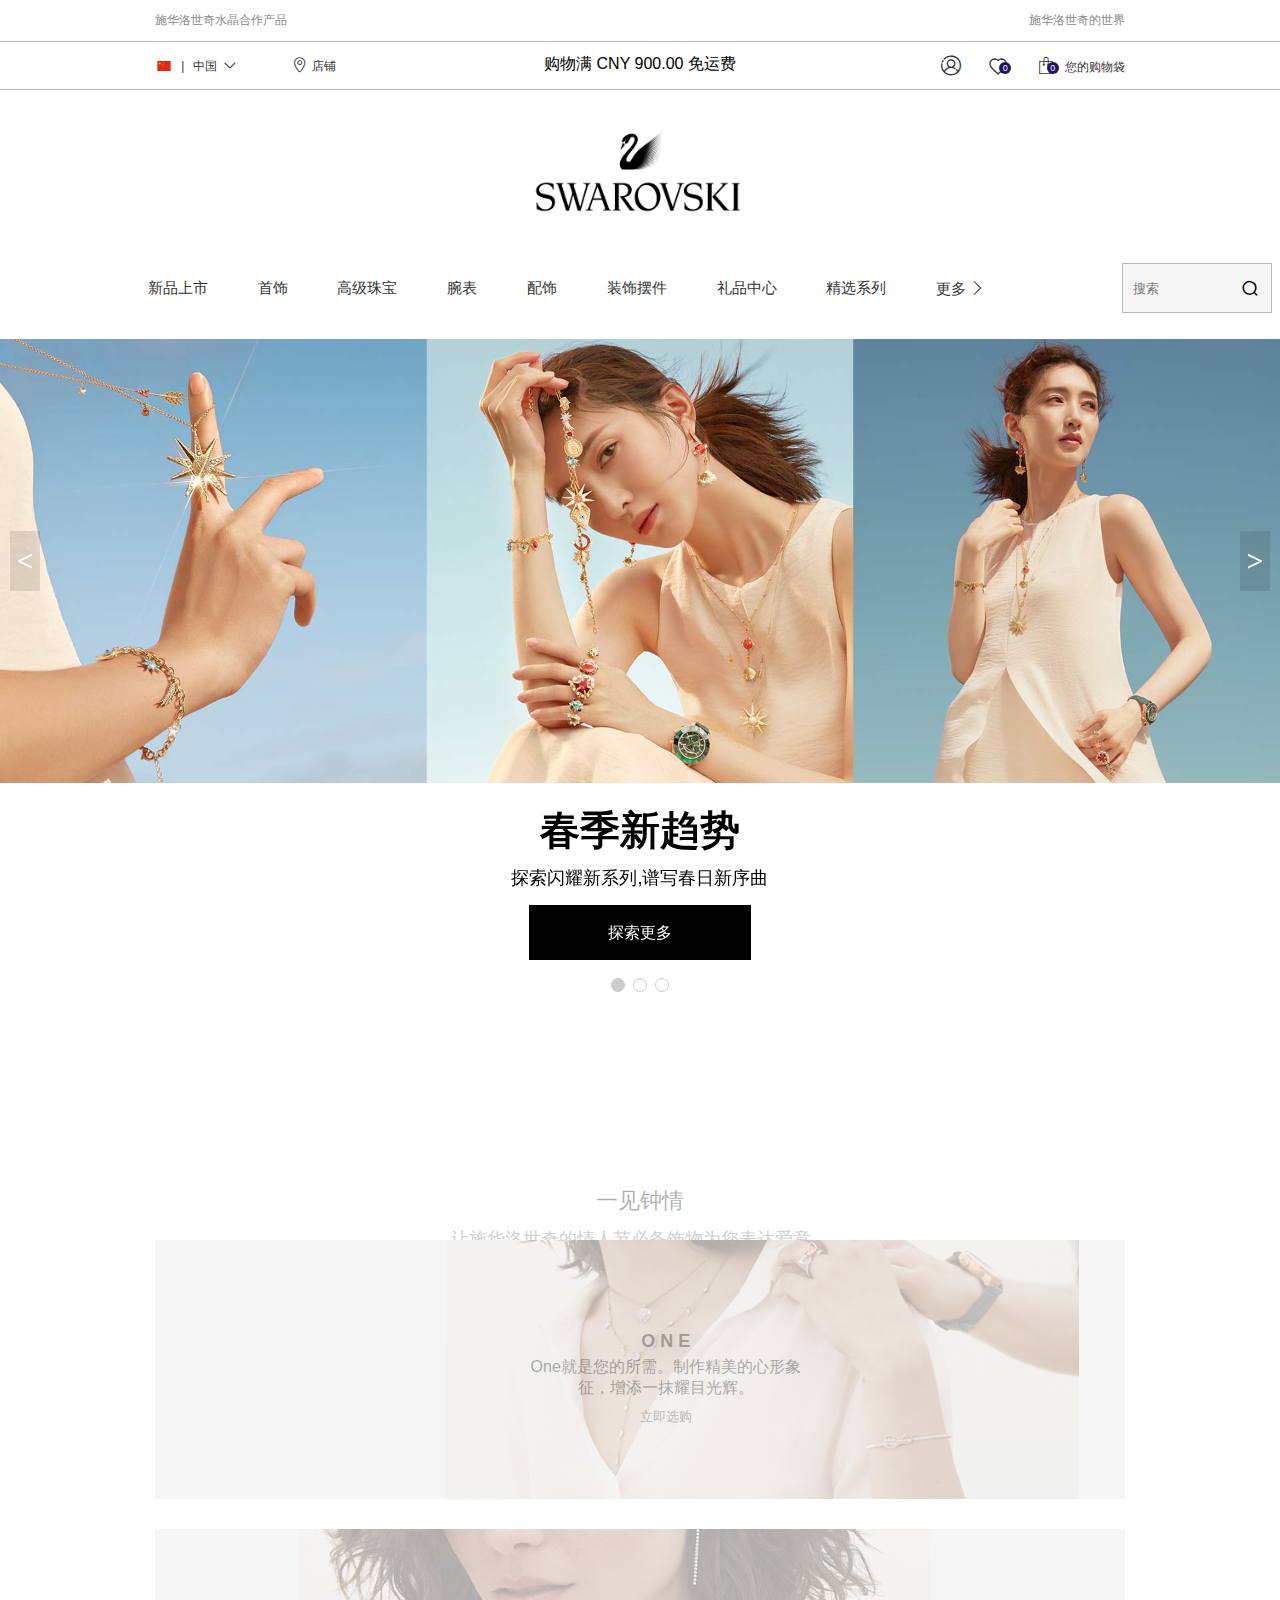
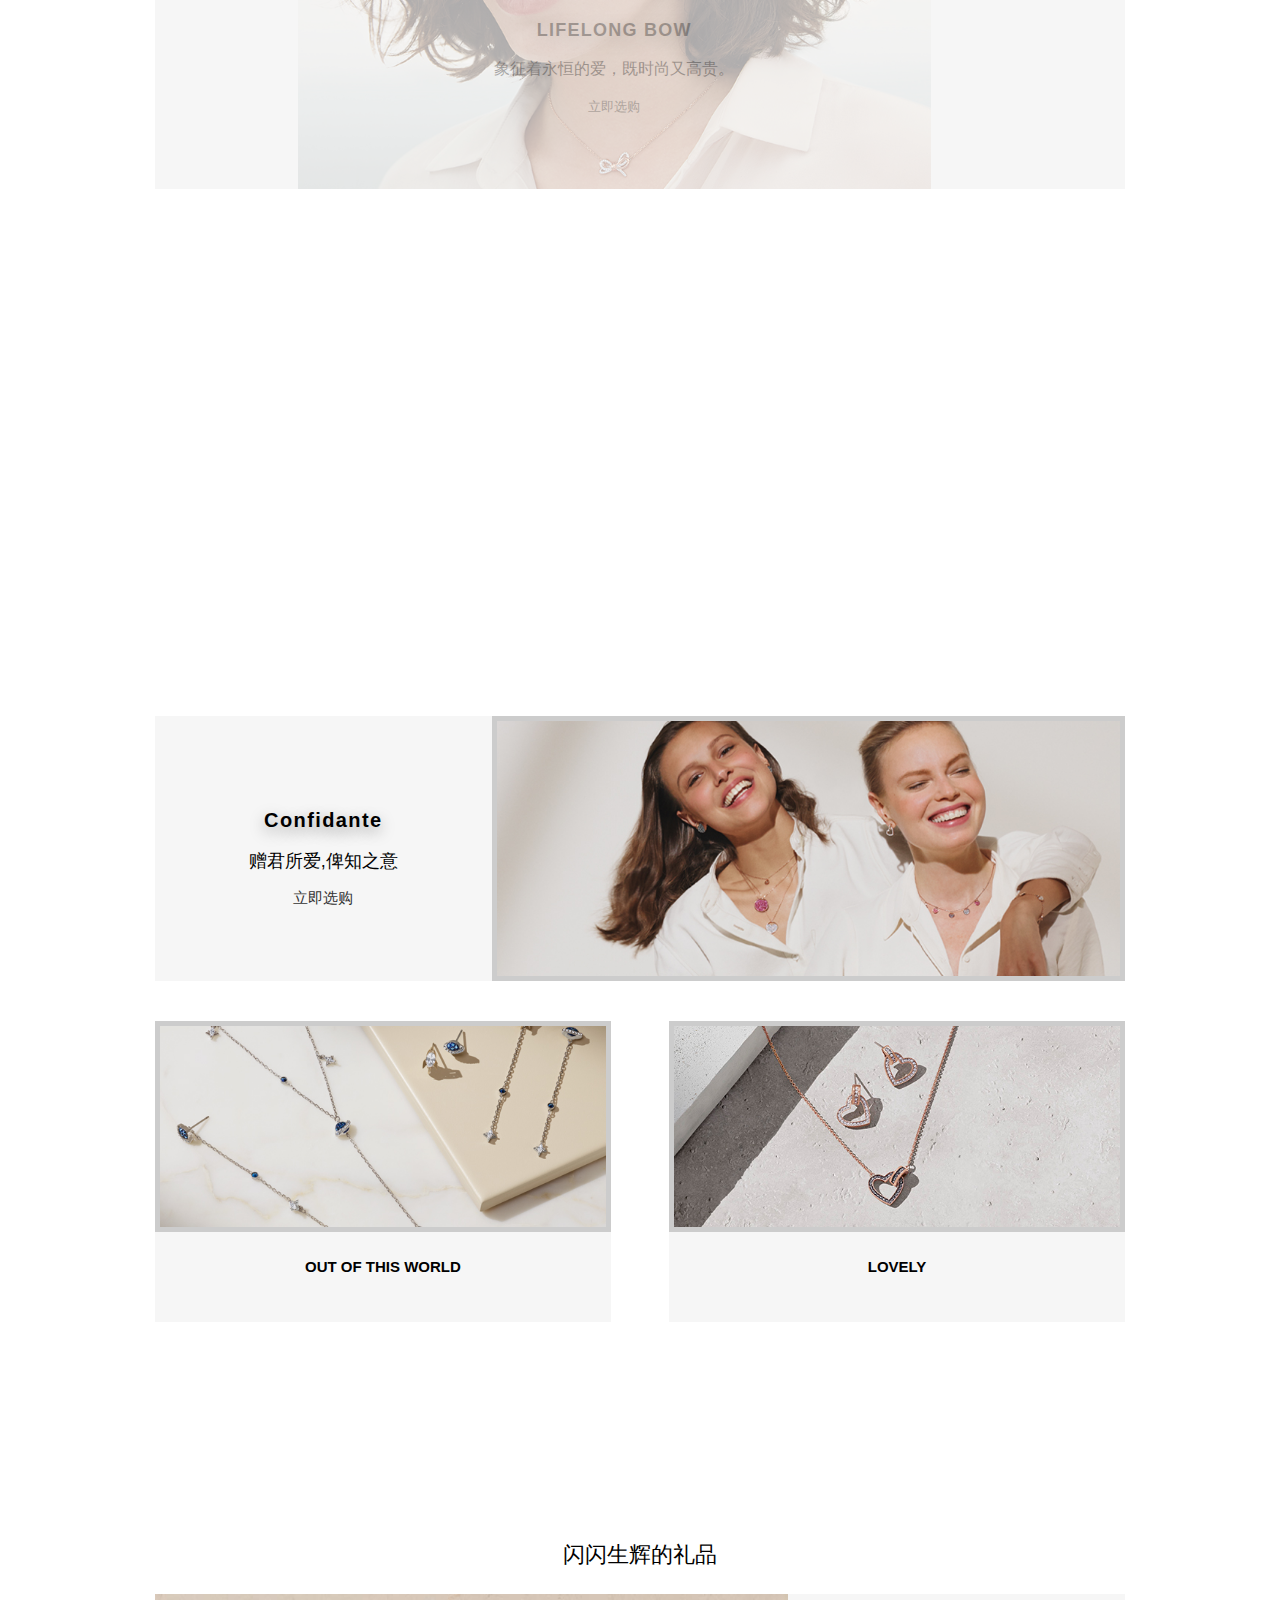
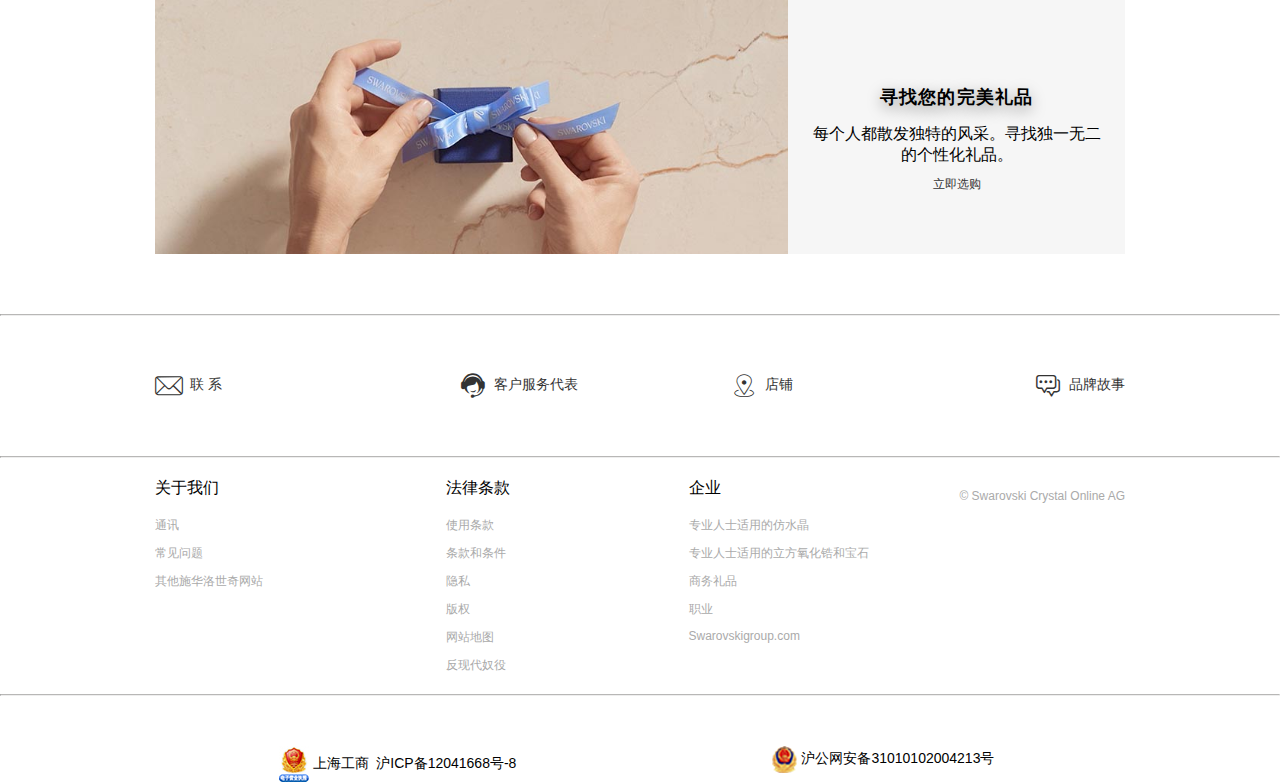
<file: index.html>
<!DOCTYPE html>
<html lang="en">

<head>
    <meta charset="UTF-8">
    <meta name="viewport" content="width=device-width, initial-scale=1.0">
    <meta name="description" content="施华洛世奇官方网上商城，精心甄选迷人的水晶首饰、时尚配饰、家居装饰、手表和塑像，以及包含浓浓情意的礼品。">
    <meta http-equiv="X-UA-Compatible" content="ie=edge">
    <link rel="shortcut icon" href="favicon6.png">
    <link rel="stylesheet" href="css/swiper.css">
    <link rel="stylesheet" href="css/base.css">
    <link rel="stylesheet" href="less/common.css">
    <link rel="stylesheet" href="less/index.css">
    <link rel="stylesheet" href="less/indexadapter.css">
    <base target="_blank" />

    <title>Crystal Jewelry, Accessories, Watches and Figurines</title>
</head>

<body>
    <!-- 头部开始 -->
    <div class="header">
        <!-- navbar部分开始 -->
        <div class="nav">
            <div class="w">
                <h2 class="clearfix">
                    <a class="fl" href="javascript:;">施华洛世奇水晶合作产品</a>
                    <a class="fr" href="javascript:;">施华洛世奇的世界</a>
                </h2>
            </div>
        </div>
        <!-- navbar部分结束 -->
        <!-- userbar部分开始 -->
        <div class="userbar">
            <div class="w">
                <div class="userflex">
                    <div class="left">
                        <a class="china" href="javascript:;">
                            <img src="upload/gq.png" alt="">
                            <span>|</span>
                            <em>中国</em>
                            <i class="iconfont">&#xe731;</i>
                        </a>
                        <a class="map" href="javascript:;">
                            <i class="iconfont">&#xe648;</i>
                            <span>店铺</span>
                        </a>
                    </div>
                    <div class="center">购物满 CNY 900.00 免运费</div>
                    <div class="right">
                        <a class="login" href="login.html" target="_self">
                            <i class="iconfont">&#xe603;</i>
                            <span>登录</span>
                        </a>
                        <a class="gift" href="javascript:;">
                            <i class="iconfont">&#xe608;</i>
                            <em class="giftnum">0</em>
                            <span>手机礼品列表</span>
                        </a>
                        <a class="shopcar" href="javascript:;">
                            <i class="iconfont">&#xe60f;</i>
                            <em class="shopcarnum">0</em>
                            <span>您的购物袋</span>
                        </a>
                    </div>
                </div>
            </div>
        </div>
        <!-- userbar结束 -->
        <!-- icon部分开始 -->
        <div class="w">
            <div class="icon">
                <a href="index.html">
                    <img src="images/logo.png" alt="">
                </a>
            </div>
        </div>
        <!-- icon部分结束 -->
        <!-- 主导航开始 -->
        <div class="mouseleave">
            <div class="main-nav">
                <ul class="nav-ul clearfix">
                    <li><a href="list.html">新品上市</a></li>
                    <li><a href="list.html">首饰</a></li>
                    <li><a href="list.html">高级珠宝</a></li>
                    <li><a href="list.html">腕表</a></li>
                    <li><a href="list.html">配饰</a></li>
                    <li><a href="list.html">装饰摆件</a></li>
                    <li><a href="list.html">礼品中心</a></li>
                    <li><a href="list.html">精选系列</a></li>
                    <li><a href="list.html">潮流时尚</a></li>
                    <li><a href="list.html">会籍</a></li>
                    <li><a href="list.html">更多<span class="iconfont">&#xe601;</span></a></li>
                </ul>
                <div class="search">
                    <input type="text" placeholder='搜索'>
                    <i class="iconfont">&#xe621;</i>
                    <ul class="seach_list">

                    </ul>
                </div>

            </div>
            <div class="main-nav-slide">
                <div class="w">
                    <div class="nav-one">
                        <h3>首饰</h3>
                        <div class="allsp">
                            <ul>
                                <li><a href="list.html">项链 <span class="fr iconfont">&#xe612;</span></a></li>
                                <li><a href="list.html">耳环<span class="fr iconfont">&#xe612;</span></a></li>
                                <li><a href="list.html">套装<span class="fr iconfont">&#xe612;</span></a></li>
                                <li><a href="list.html">胸针<span class="fr iconfont">&#xe612;</span></a></li>
                                <li><a href="list.html">男士系列<span class="fr iconfont">&#xe612;</span></a></li>
                                <li><a href="list.html">人气首饰<span class="fr iconfont">&#xe612;</span></a></li>
                            </ul>
                            <ul>
                                <li><a href="list.html">链坠<span class="fr iconfont">&#xe612;</span></a></li>
                                <li><a href="list.html">手链<span class="fr iconfont">&#xe612;</span></a></li>
                                <li><a href="list.html">戒指<span class="fr iconfont">&#xe612;</span></a></li>
                                <li><a href="list.html">SWAROVSKI REMIX COLLECTION<span class="fr iconfont">&#xe612;</span></a></li>
                                <li><a href="list.html">ATELIER SWAROVSKI<span class="fr iconfont">&#xe612;</span></a></li>
                            </ul>
                        </div>
                        <div class="off"> <a href="javascript:;"><i class="iconfont">&#xe730;</i>关闭</a></div>
                    </div>
                    <div class="nav-two">
                        <h3>高级珠宝</h3>
                        <div class="allsp">
                            <ul>
                                <li><a href="list.html">项链 <span class="fr iconfont">&#xe612;</span></a></li>
                                <li><a href="list.html">耳环<span class="fr iconfont">&#xe612;</span></a></li>
                                <li><a href="list.html">戒指<span class=" fr iconfont">&#xe612;</span></a></li>

                            </ul>
                            <ul>
                                <li><a href="list.html">链坠<span class="fr iconfont">&#xe612;</span></a></li>
                                <li><a href="list.html">手链<span class="fr iconfont">&#xe612;</span></a></li>

                            </ul>
                        </div>
                        <div class="off"> <a href="javascript:;"><i class="iconfont">&#xe730;</i>关闭</a></div>
                    </div>
                    <div class="nav-tree">
                        <h3>腕表</h3>
                        <div class="allsp">
                            <ul>
                                <li><a href="list.html">新品上市 <span class="fr iconfont">&#xe612;</span></a></li>
                                <li><a href="list.html">银色<span class="fr iconfont">&#xe612;</span></a></li>
                                <li><a href="list.html">黑色色调<span class="fr iconfont">&#xe612;</span></a></li>
                                <li><a href="list.html">真皮表带<span class="fr iconfont">&#xe612;</span></a></li>
                                <li><a href="list.html">男士系列<span class="fr iconfont">&#xe612;</span></a></li>
                            </ul>
                            <ul>
                                <li><a href="list.html">玫瑰金色调<span class="fr iconfont">&#xe612;</span></a></li>
                                <li><a href="list.html">金色<span class="fr iconfont">&#xe612;</span></a></li>
                                <li><a href="list.html">金属手链<span class="fr iconfont">&#xe612;</span></a></li>
                                <li><a href="list.html">织物表带与仿水晶表带<span class="fr iconfont">&#xe612;</span></a></li>
                            </ul>
                        </div>
                        <div class="off"> <a href="javascript:;"><i class="iconfont">&#xe730;</i>关闭</a></div>
                    </div>
                    <div class="nav-four ">
                        <h3>配饰</h3>
                        <div class="allsp">
                            <ul>
                                <li><a href="list.html">圆珠笔 <span class="fr iconfont">&#xe612;</span></a></li>
                                <li><a href="list.html">USB配饰<span class="fr iconfont">&#xe612;</span></a></li>
                                <li><a href="list.html">套装<span class="fr iconfont">&#xe612;</span></a></li>
                                <li><a href="list.html">手袋<span class="fr iconfont">&#xe612;</span></a></li>
                                <li><a href="list.html">时尚手册<span class="fr iconfont">&#xe612;</span></a></li>
                            </ul>
                            <ul>
                                <li><a href="list.html">手机壳<span class="fr iconfont">&#xe612;</span></a></li>
                                <li><a href="list.html">钥匙扣<span class="fr iconfont">&#xe612;</span></a></li>
                                <li><a href="list.html">发饰<span class="fr iconfont">&#xe612;</span></a></li>
                                <li><a href="list.html">名片套<span class="fr iconfont">&#xe612;</span></a></li>
                            </ul>
                        </div>
                        <div class="off"> <a href="javascript:;"><i class="iconfont">&#xe730;</i>关闭</a></div>
                    </div>
                    <div class="nav-five">
                        <h3>装饰摆件</h3>
                        <div class="allsp">
                            <ul>
                                <li><a href="list.html">圣诞 <span class="fr iconfont">&#xe612;</span></a></li>
                                <li><a href="list.html">小熊物语<span class="fr iconfont">&#xe612;</span></a></li>
                                <li><a href="list.html">家饰系列<span class="fr iconfont">&#xe612;</span></a></li>
                                <li><a href="list.html">SCS独家产品<span class="fr iconfont">&#xe612;</span></a></li>
                                <li><a href="list.html">宝贝降生<span class="fr iconfont">&#xe612;</span></a></li>
                            </ul>
                            <ul>
                                <li><a href="list.html">迪士尼<span class="fr iconfont">&#xe612;</span></a></li>
                                <li><a href="list.html">卡通形象<span class="fr iconfont">&#xe612;</span></a></li>
                                <li><a href="list.html">亚洲图案<span class="fr iconfont">&#xe612;</span></a></li>
                                <li><a href="list.html">特别版<span class="fr iconfont">&#xe612;</span></a></li>
                                <li><a href="list.html">以大自然为创作灵感<span class="fr iconfont">&#xe612;</span></a></li>
                            </ul>
                        </div>
                        <div class="off"> <a href="javascript:;"><i class="iconfont">&#xe730;</i>关闭</a></div>
                    </div>
                    <div class="nav-six">
                        <h3>礼品中心</h3>
                        <div class="allsp">
                            <ul>
                                <li><a href="list.html">热卖单品<span class="fr iconfont">&#xe612;</span></a></li>
                                <li><a href="list.html">闪耀家居<span class="fr iconfont">&#xe612;</span></a></li>
                                <li><a href="list.html">可变造型首饰<span class="fr iconfont">&#xe612;</span></a></li>
                                <li><a href="list.html">送给他<span class="fr iconfont">&#xe612;</span></a></li>
                                <li><a href="list.html">经典馈赠<span class="fr iconfont">&#xe612;</span></a></li>
                                <li><a href="list.html">浪漫惊喜<span class="fr iconfont">&#xe612;</span></a></li>
                            </ul>
                            <ul>
                                <li><a href="list.html">超值之选<span class="fr iconfont">&#xe612;</span></a></li>
                                <li><a href="list.html">生日礼物<span class="fr iconfont">&#xe612;</span></a></li>
                                <li><a href="list.html">礼物套装<span class="fr iconfont">&#xe612;</span></a></li>
                                <li><a href="list.html">独家仿水晶礼物<span class="fr iconfont">&#xe612;</span></a></li>
                                <li><a href="list.html">闪耀礼物<span class="fr iconfont">&#xe612;</span></a></li>
                            </ul>
                        </div>
                        <div class="off"> <a href="javascript:;"><i class="iconfont">&#xe730;</i>关闭</a></div>
                    </div>
                    <div class="nav-seven">
                        <h3>精选系列</h3>
                        <div class="allsp">
                            <ul>
                                <li><a href="list.html">ICONIC系列 <span class="fr iconfont">&#xe612;</span></a></li>
                                <li><a href="list.html">情人节系列<span class="fr iconfont">&#xe612;</span></a></li>

                            </ul>
                            <ul>
                                <li><a href="list.html">自然风光系列<span class="fr iconfont">&#xe612;</span></a></li>
                                <li><a href="list.html">迪士尼系列<span class="fr iconfont">&#xe612;</span></a></li>

                            </ul>
                        </div>
                        <div class="off"> <a href="javascript:;"><i class="iconfont">&#xe730;</i>关闭</a></div>
                    </div>
                    <div class="nav-eight">

                        <h3>潮流时尚</h3>
                        <div class="allsp">
                            <ul>
                                <li><a href="list.html">时尚博文 <span class="fr iconfont">&#xe612;</span></a></li>

                            </ul>
                            <ul>
                                <li><a href="list.html">#FOLLOWTHELIGHT<span class="fr iconfont">&#xe612;</span></a></li>

                            </ul>
                        </div>
                        <div class="off"> <a href="javascript:;"><i class="iconfont">&#xe730;</i>关闭</a></div>
                    </div>
                </div>
            </div>
        </div>

    </div>
    <!-- 主导航结束 -->
    <!-- 头部结束 -->
    <!-- 移动端头部开始 -->
    <div class="moblie-header">
        <div class="w">
            <div class="moblie-logo">
                <div class="moblie-left">
                    <a class="sidbar" href="javascript:;"><img src="images/silder.png" alt=""></a>
                    <a class="iconfont map" href="javascript:;">&#xe648;</a>
                </div>
                <div class="moblie-center">
                    <a href="index.html">
                        <img src="images/brandlogo.svg" alt="">
                    </a>
                </div>
                <div class="moblie-right">
                    <a class="gift" href="javascript:;">
                        <i class="iconfont">&#xe608;</i>
                        <em class="giftnum">0</em>
                    </a>
                    <a class="shopcar" href="javascript:;">
                        <i class="iconfont">&#xe60f;</i>
                        <em class="shopcarnum">0</em>
                    </a>
                </div>
            </div>
            <div class="moblie-seach">
                <input type="text" placeholder="搜索">
                <i class="iconfont">&#xe621;</i>
                <ul class="moblie-seach_list keyup">

                </ul>
            </div>
        </div>
    </div>
    <!-- 移动端头部结束 -->
    <!-- 测导航栏开始 -->
    <div class="mobilesidbar">
        <div class="mainsidbar">
            <div class="S-title">
                <a href="login.html" target="_self"> <span class="iconfont">&#xe613;</span></a>
                <i class="iconfont">&#xe732;</i>
            </div>
            <div class="mobileS-seach">
                <input type="text" placeholder="搜索">
                <span class="iconfont">&#xe644;</span>
<ul class="mobileS_seach_list keyup">

</ul>
            </div>
            <div class="sibarlist">
                <ul>
                    <li>
                        <a href="javascript:;"><span>新品上市</span><i class="iconfont">&#xe733;</i></a>
                        <div class="lists">
                            <a href="#"><span>新品上市</span><i class="iconfont">&#xe612;</i></a>
                        </div>
                    </li>
                    <li>
                        <a href="javascript:;"><span>首饰</span><i class="iconfont">&#xe733;</i></a>
                        <div class="lists">
                            <a href="list.html"><span>首饰</span><i class="iconfont">&#xe612;</i></a>
                            <a href="list.html"><span>项链</span><i class="iconfont">&#xe612;</i></a>
                            <a href="list.html"><span>链坠</span><i class="iconfont">&#xe612;</i></a>
                            <a href="list.html"><span>耳环</span><i class="iconfont">&#xe612;</i></a>
                            <a href="list.html"><span>手链</span><i class="iconfont">&#xe612;</i></a>
                            <a href="list.html"><span>套装</span><i class="iconfont">&#xe612;</i></a>
                            <a href="list.html"><span>戒指</span><i class="iconfont">&#xe612;</i></a>
                            <a href="list.html"><span>胸针</span><i class="iconfont">&#xe612;</i></a>
                            <a href="list.html"><span>SWAROVSKI REMIX COLLECTION</span><i class="iconfont">&#xe612;</i></a>
                            <a href="list.html"><span>男士系列</span><i class="iconfont">&#xe612;</i></a>
                            <a href="list.html"><span>ATELIER SWAROVSKI</span><i class="iconfont">&#xe612;</i></a>
                            <a href="list.html"><span>人气首饰</span><i class="iconfont">&#xe612;</i></a>
                        </div>
                    </li>
                    <li>
                        <a href="javascript:;"><span>高级珠宝</span><i class="iconfont">&#xe733;</i></a>
                        <div class="lists">
                            <a href="list.html"><span>高级珠宝</span><i class="iconfont">&#xe612;</i></a>
                            <a href="list.html"><span>项链</span><i class="iconfont">&#xe612;</i></a>
                            <a href="list.html"><span>链坠</span><i class="iconfont">&#xe612;</i></a>
                            <a href="list.html"><span>耳环</span><i class="iconfont">&#xe612;</i></a>
                            <a href="list.html"><span>手链</span><i class="iconfont">&#xe612;</i></a>
                            <a href="list.html"><span>戒指</span><i class="iconfont">&#xe612;</i></a>
                        </div>
                    </li>
                    <li>
                        <a href="javascript:;"><span>腕表</span><i class="iconfont">&#xe733;</i></a>
                        <div class="lists">
                            <a href="list.html"><span>腕表</span><i class="iconfont">&#xe612;</i></a>
                            <a href="list.html"><span>新品上市</span><i class="iconfont">&#xe612;</i></a>
                            <a href="list.html"><span>玫瑰金色调</span><i class="iconfont">&#xe612;</i></a>
                            <a href="list.html"><span>银色</span><i class="iconfont">&#xe612;</i></a>
                            <a href="list.html"><span>金色</span><i class="iconfont">&#xe612;</i></a>
                            <a href="list.html"><span>黑色色调</span><i class="iconfont">&#xe612;</i></a>
                            <a href="list.html"><span>金属手链</span><i class="iconfont">&#xe612;</i></a>
                            <a href="list.html"><span>真皮表带</span><i class="iconfont">&#xe612;</i></a>
                            <a href="list.html"><span>织物表带与仿水晶表带</span><i class="iconfont">&#xe612;</i></a>
                            <a href="list.html"><span>男士自动机械腕表</span><i class="iconfont">&#xe612;</i></a>
                        </div>
                    </li>
                    <li>
                        <a href="javascript:;"><span>配饰</span><i class="iconfont">&#xe733;</i></a>
                        <div class="lists">
                            <a href="list.html"><span>配饰</span><i class="iconfont">&#xe612;</i></a>
                            <a href="list.html"><span>圆珠笔</span><i class="iconfont">&#xe612;</i></a>
                            <a href="list.html"><span>手机壳</span><i class="iconfont">&#xe612;</i></a>
                            <a href="list.html"><span>USB配饰</span><i class="iconfont">&#xe612;</i></a>
                            <a href="list.html"><span>钥匙扣</span><i class="iconfont">&#xe612;</i></a>
                            <a href="list.html"><span>太阳眼镜</span><i class="iconfont">&#xe612;</i></a>
                            <a href="list.html"><span>发饰</span><i class="iconfont">&#xe612;</i></a>
                            <a href="list.html"><span>手袋</span><i class="iconfont">&#xe612;</i></a>
                            <a href="list.html"><span>名片套</span><i class="iconfont">&#xe612;</i></a>
                            <a href="list.html"><span>时尚手册</span><i class="iconfont">&#xe612;</i></a>
                        </div>
                    </li>
                    <li>
                        <a href="javascript:;"><span>装饰摆件</span><i class="iconfont">&#xe733;</i></a>
                        <div class="lists">
                            <a href="list.html"><span>装饰摆件</span><i class="iconfont">&#xe612;</i></a>
                            <a href="list.html"><span>圣诞</span><i class="iconfont">&#xe612;</i></a>
                            <a href="list.html"><span>迪士尼</span><i class="iconfont">&#xe612;</i></a>
                            <a href="list.html"><span>小熊物语</span><i class="iconfont">&#xe612;</i></a>
                            <a href="list.html"><span>卡通形象</span><i class="iconfont">&#xe612;</i></a>
                            <a href="list.html"><span>家饰系列</span><i class="iconfont">&#xe612;</i></a>
                            <a href="list.html"><span>亚洲图案</span><i class="iconfont">&#xe612;</i></a>
                            <a href="list.html"><span>SCS独家产品</span><i class="iconfont">&#xe612;</i></a>
                            <a href="list.html"><span>特别版</span><i class="iconfont">&#xe612;</i></a>
                            <a href="list.html"><span>宝贝降生</span><i class="iconfont">&#xe612;</i></a>
                            <a href="list.html"><span>以大自然为创作灵感</span><i class="iconfont">&#xe612;</i></a>
                        </div>
                    </li>
                    <li>
                        <a href="javascript:;"><span>礼品中心</span><i class="iconfont">&#xe733;</i></a>
                        <div class="lists">
                            <a href="list.html"><span>礼品中心</span><i class="iconfont">&#xe612;</i></a>
                            <a href="list.html"><span>热卖单品</span><i class="iconfont">&#xe612;</i></a>
                            <a href="list.html"><span>超值之选</span><i class="iconfont">&#xe612;</i></a>
                            <a href="list.html"><span>闪耀家居</span><i class="iconfont">&#xe612;</i></a>
                            <a href="list.html"><span>生日礼物</span><i class="iconfont">&#xe612;</i></a>
                            <a href="list.html"><span>可变造型首饰</span><i class="iconfont">&#xe612;</i></a>
                            <a href="list.html"><span>礼物套装</span><i class="iconfont">&#xe612;</i></a>
                            <a href="list.html"><span>送给他</span><i class="iconfont">&#xe612;</i></a>
                            <a href="list.html"><span>独家仿水晶礼物</span><i class="iconfont">&#xe612;</i></a>
                            <a href="list.html"><span>经典馈赠</span><i class="iconfont">&#xe612;</i></a>
                            <a href="list.html"><span>闪耀礼物</span><i class="iconfont">&#xe612;</i></a>
                            <a href="list.html"><span>浪漫惊喜</span><i class="iconfont">&#xe612;</i></a>
                        </div>
                    </li>
                    <li>
                        <a href="javascript:;"><span>精选系列</span><i class="iconfont">&#xe733;</i></a>
                        <div class="lists">
                            <a href="list.html"><span>精选系列</span><i class="iconfont">&#xe612;</i></a>
                            <a href="list.html"><span>ICONIC系列</span><i class="iconfont">&#xe612;</i></a>
                            <a href="list.html"><span>自然风光系列</span><i class="iconfont">&#xe612;</i></a>
                            <a href="list.html"><span>情人节系列</span><i class="iconfont">&#xe612;</i></a>
                            <a href="list.html"><span>迪士尼系列</span><i class="iconfont">&#xe612;</i></a>

                        </div>
                    </li>
                    <li>
                        <a href="javascript:;"><span>潮流时尚</span><i class="iconfont">&#xe733;</i></a>
                        <div class="lists">
                            <a href="list.html"><span>潮流时尚</span><i class="iconfont">&#xe612;</i></a>
                            <a href="list.html"><span>时尚博文</span><i class="iconfont">&#xe612;</i></a>
                            <a href="list.html"><span>#FOLLOWTHELIGHT</span><i class="iconfont">&#xe612;</i></a>
                        </div>
                    </li>
                    <li>
                        <a href="javascript:;"><span>会籍</span><i class="iconfont">&#xe733;</i></a>
                        <div class="lists">
                            <a href="javascript:;"><span>会籍</span><i class="iconfont">&#xe612;</i></a>
                        </div>
                    </li>
                </ul>
            </div>
            <div class="where">
                <p>国家/地区</p>
                <div><img src="upload/gq.png" alt="">&nbsp;&nbsp;|&nbsp;&nbsp;<span>中国</span> &nbsp;&nbsp;<i><i class="iconfont">&#xe733;</i></i></div>
            </div>
        </div>
    </div>
    <!-- 中间部分开始 -->
    <!-- 轮播图模块 -->
    <div class="swiper-container banner">
        <div class="swiper-wrapper">
            <div class="swiper-slide">
                <a href="list.html"><img src="upload/newlunbo1.jpg" alt=""></a>
                <div class="lunbotextone">
                    <h3>春季新趋势</h3>
                    <p>探索闪耀新系列,谱写春日新序曲</p>
                    <div class="btn">探索更多</div>
                </div>
            </div>
            <div class="swiper-slide">
                <a href="list.html"><img src="upload/lunbo3.jpg" alt=""></a>
                <div class="lunbotexttwo">
                    <h3>让所有季节都充满爱</h3>
                    <p>施华洛世奇的产品令您怦然心动。</p>
                    <div class="btn">探索更多</div>
                </div>
            </div>
            <div class="swiper-slide">
                <a href="list.html"><img src="upload/newlunb1.jpg" alt=""></a>
                <div class="lunbotexttree">
                    <h3>恒久永远</h3>
                    <p>这些时计融合了实用与引人注目的设计，具代表性、富现代感或炫目迷人</p>
                    <div class="btn">探索更多</div>
                </div>
            </div>
        </div>
        <!-- 如果需要分页器 -->
        <div class="swiper-pagination"></div>

        <!-- 如果需要导航按钮 -->
        <div class="swiper-button-prev">&lt;</div>
        <div class="swiper-button-next">&gt;</div>
    </div>
    <!-- 轮播图模块 -->
    <!-- main部分开始 -->
    <div class="w">
        <div class="row">
            <div class="section-divider">
                <div class="section-divider-icon">
                    <img src="upload/zhuanshi.png" alt="">
                </div>
                <div class="section-divide-headline">
                    <span>一见钟情</span></div>
                <div class="section-divider-text">
                    <span>让施华洛世奇的情人节必备饰物为您表达爱意。</span>
                </div>
            </div>
            <div class="fallinlove">
                <div class="left">
                    <img src="upload/one.jpg" alt="">
                    <div class="yyc">
                        <span>The One</span>
                    </div>
                </div>
                <div class="right">
                    <h2>O N E</h2>
                    <p>One就是您的所需。制作精美的心形象征，增添一抹耀目光辉。</p>
                    <a href="list.html">立即选购</a>
                </div>
            </div>
            <div class="fallinlove-two">
                <div class="left">
                    <h2>LIFELONG BOW</h2>
                    <p>象征着永恒的爱，既时尚又高贵。</p>
                    <a href="list.html">立即选购</a>
                </div>
                <div class="right">
                    <img src="upload/two.jpg" alt="">
                    <div class="yyc">
                        <span>LIFELONG BOW</span>
                    </div>
                </div>
            </div>
            <div class="fallinlove-tree">
                <div class="f-t-one enter">
                    <a href="list.html">
                        <div class="f-t-one-img"><img src="upload/hand.jpg" alt=""></div>
                        <div class="yyc"></div>
                        <div class="f-text"><span>bracelet</span></div>
                    </a>
                </div>
                <div class="f-t-two enter">
                    <a href="list.html">
                        <div class="f-t-one-img"><img src="upload/xl.jpg" alt=""></div>
                        <div class="yyc"></div>
                        <div class="f-text"><span>necklace</span></div>
                    </a>
                </div>
                <div class="f-t-tree enter">
                    <a href="list.html">
                        <div class="f-t-one-img"><img src="upload/eh.jpg" alt=""></div>
                        <div class="yyc"></div>
                        <div class="f-text"><span>earrings</span></div>
                    </a>
                </div>
                <div class="f-t-four enter">
                    <a href="list.html">
                        <div class="f-t-one-img"><img src="upload/swarovsk.jpg" alt=""></div>
                        <div class="yyc"></div>
                        <div class="f-text"><span>SWAROVSKI REMIX COLLECTION</span></div>
                    </a>
                </div>
            </div>
        </div>
        <div class="row1">
            <div class="section-divider1">
                <div class="section-divider-icon1">
                    <img src="upload/zhuanshi.png" alt="">
                </div>
                <div class="section-divide-headline1">
                    <span>歌颂友谊</span></div>
            </div>
            <div class="friend">
                <div class="friend-top">
                    <div class="F-left">
                        <h2>Confidante</h2>
                        <p>赠君所爱,俾知之意</p>
                        <a href="#">立即选购</a>
                    </div>
                    <div class="F-right">
                        <img src="upload/gmyq.jpg" alt="">
                        <div class="yyc"><span>Confidante</span></div>
                    </div>


                </div>
                <div class="friend-bottom">
                    <div class="friend-bottom-left enter">
                        <div class="friend-bottom-left-img">
                            <img src="upload/outof.jpg" alt="">
                        </div>
                        <div class="yyc"></div>
                        <div class="friend-bottom-left-text nice-text">
                            <span>OUT OF THIS WORLD</span>
                        </div>
                    </div>
                    <div class="friend-bottom-right enter">
                        <div class="friend-bottom-right-img">
                            <img src="upload/lovely.jpg" alt="">
                        </div>
                        <div class="yyc"></div>
                        <div class="friend-bottom-right-text nice-text">
                            <span>LOVELY</span>
                        </div>
                    </div>
                </div>
            </div>
        </div>
        <div class="row2">
            <div class="section-divider2">
                <div class="section-divider-icon2">
                    <img src="upload/zhuanshi.png" alt="">
                </div>
                <div class="section-divide-headline2">
                    <span>闪闪生辉的礼品</span></div>
                <div class="section-divider-text2">
                    <span>让您的挚爱一生充满喜乐</span>
                </div>
            </div>
            <div class="jamila">
                <div class="jamila-left">
                    <a href="list.html">
                        <img src="upload/sssh.jpg" alt="">
                    </a>
                </div>
                <div class="jamila-right">
                    <h2>寻找您的完美礼品</h2>
                    <p>每个人都散发独特的风采。寻找独一无二的个性化礼品。</p>
                    <a href="list.html">立即选购</a>
                </div>
            </div>
        </div>
    </div>
    <!-- main部分结束 -->
    <!-- 中间部分结束 -->
    <!-- 尾部开始 -->
    <div class="footer">
        <hr class="line">
        <div class="w">
            <div class="service-box">
                <a href="javascript:;"><span class="iconfont">&#xe647;</span><i>联 系</i></a>
                <a href="javascript:;"><span class="iconfont">&#xe658;</span><i>客户服务代表</i></a>
                <a class="map" href="javascript:;"><span class="iconfont">&#xe642;</span><i>店铺</i></a>
                <a href="javascript:;"><span class="iconfont">&#xe63d;</span><i>品牌故事</i></a>
            </div>
        </div>
        <hr class="line">
        <div class="guanyu">
            <div class="w">
                <ul>
                    <li>
                        <dl>
                            <dt>关于我们</dt>
                            <dd>通讯</dd>
                            <dd>常见问题</dd>
                            <dd>其他施华洛世奇网站</dd>
                        </dl>
                    </li>
                    <li>
                        <dl>
                            <dt>法律条款</dt>
                            <dd>使用条款</dd>
                            <dd>条款和条件</dd>
                            <dd>隐私</dd>
                            <dd>版权</dd>
                            <dd>网站地图</dd>
                            <dd>反现代奴役</dd>
                        </dl>
                    </li>
                    <li>
                        <dl>
                            <dt>企业</dt>
                            <dd>专业人士适用的仿水晶</dd>
                            <dd>专业人士适用的立方氧化锆和宝石</dd>
                            <dd>商务礼品</dd>
                            <dd>职业</dd>
                            <dd>Swarovskigroup.com</dd>

                        </dl>
                    </li>
                    <li>
                        <dl>
                            <dd>© Swarovski Crystal Online AG</dd>
                        </dl>
                    </li>
                </ul>
            </div>
        </div>
        <div class="moblie-guanyu">
            <div class="w">
                <div class="gywm clickhandle">
                    <div class="title">
                        <span>关于我们</span>
                        <i class="fr iconfont">&#xe731;</i>
                    </div>
                    <div class="zankai">
                        <p><a href="#">通讯</a></p>
                        <p><a href="#">常见问题</a></p>
                        <p><a href="#">其他施华乐世奇网站</a></p>
                    </div>
                </div>
                <div class="fltk clickhandle">
                    <div class="title">
                        <span>法律条款</span>
                        <i class="fr iconfont">&#xe731;</i>
                    </div>

                    <div class="zankai">
                        <p><a href="javascript:;">使用条款</a></p>
                        <p><a href="javascript:;">条款和条件</a></p>
                        <p><a href="javascript:;">隐私</a></p>
                        <p><a href="javascript:;">版权</a></p>
                        <p><a href="javascript:;">网站地图</a></p>
                        <p><a href="javascript:;">反现代奴役</a></p>
                    </div>
                </div>
                <div class="qy clickhandle">
                    <div class="title">
                        <span>企业</span>
                        <i class="fr iconfont">&#xe731;</i>
                    </div>

                    <div class="zankai">
                        <p><a href="javascript:;">专业人士适用的仿水晶</a></p>
                        <p><a href="javascript:;">专业人士适用的立方氧化锆和宝石</a></p>
                        <p><a href="javascript:;">商务礼品</a></p>
                        <p><a href="javascript:;">职业</a></p>
                        <p><a href="javascript:;">Swarovskigroup.com</a></p>
                    </div>
                </div>
                <p class="last">
                    © Swarovski Crystal Online AG
                </p>
            </div>
        </div>
        <hr class="line">
        <div class="w">
            <div class="beian">

                <div class="beianleft">
                    <img src="upload/Icongh1.jpg" alt="">
                    <span>上海工商&nbsp;&nbsp;沪ICP备12041668号-8</span>

                </div>
                <div class="beianright">
                    <img src="upload/Icongh2.png" alt="">
                    <span>沪公网安备31010102004213号</span>
                </div>
            </div>
        </div>
    </div>
    <!-- 尾部结束-->
    <!--百度地图部分-->
    <div class="shuru">
        <div class="shuru-seacg">
            <div class="jz">
                <input type="text" placeholder="请输入你要查询的周边内容" id="selectInfo" />
                <button>查询</button>
                <img class="close" src="images/close.png" alt="">
            </div>
        </div>
        <div id="allmap"></div>
    </div>

    <!--百度地图部分-->
    <!--返回顶部开始-->
    <div class="totop ">
        <i class="iconfont">&#xe63a;</i>
    </div>
    <!--返回顶部结束-->
    <script type="text/javascript" src="http://api.map.baidu.com/api?v=2.0&ak=1kto7kHfjIm93hX5VmDHG71Q5NzR2IbI"></script>

    <script src="js/jquery-1.12.4.js"></script>
    <script src="js/swiper.js"></script>
    <script src="js/index.js"></script>
    <script src="js/common.js"></script>
    <script src="js/baidumapAPI.js"></script>
</body>

</html>
</file>
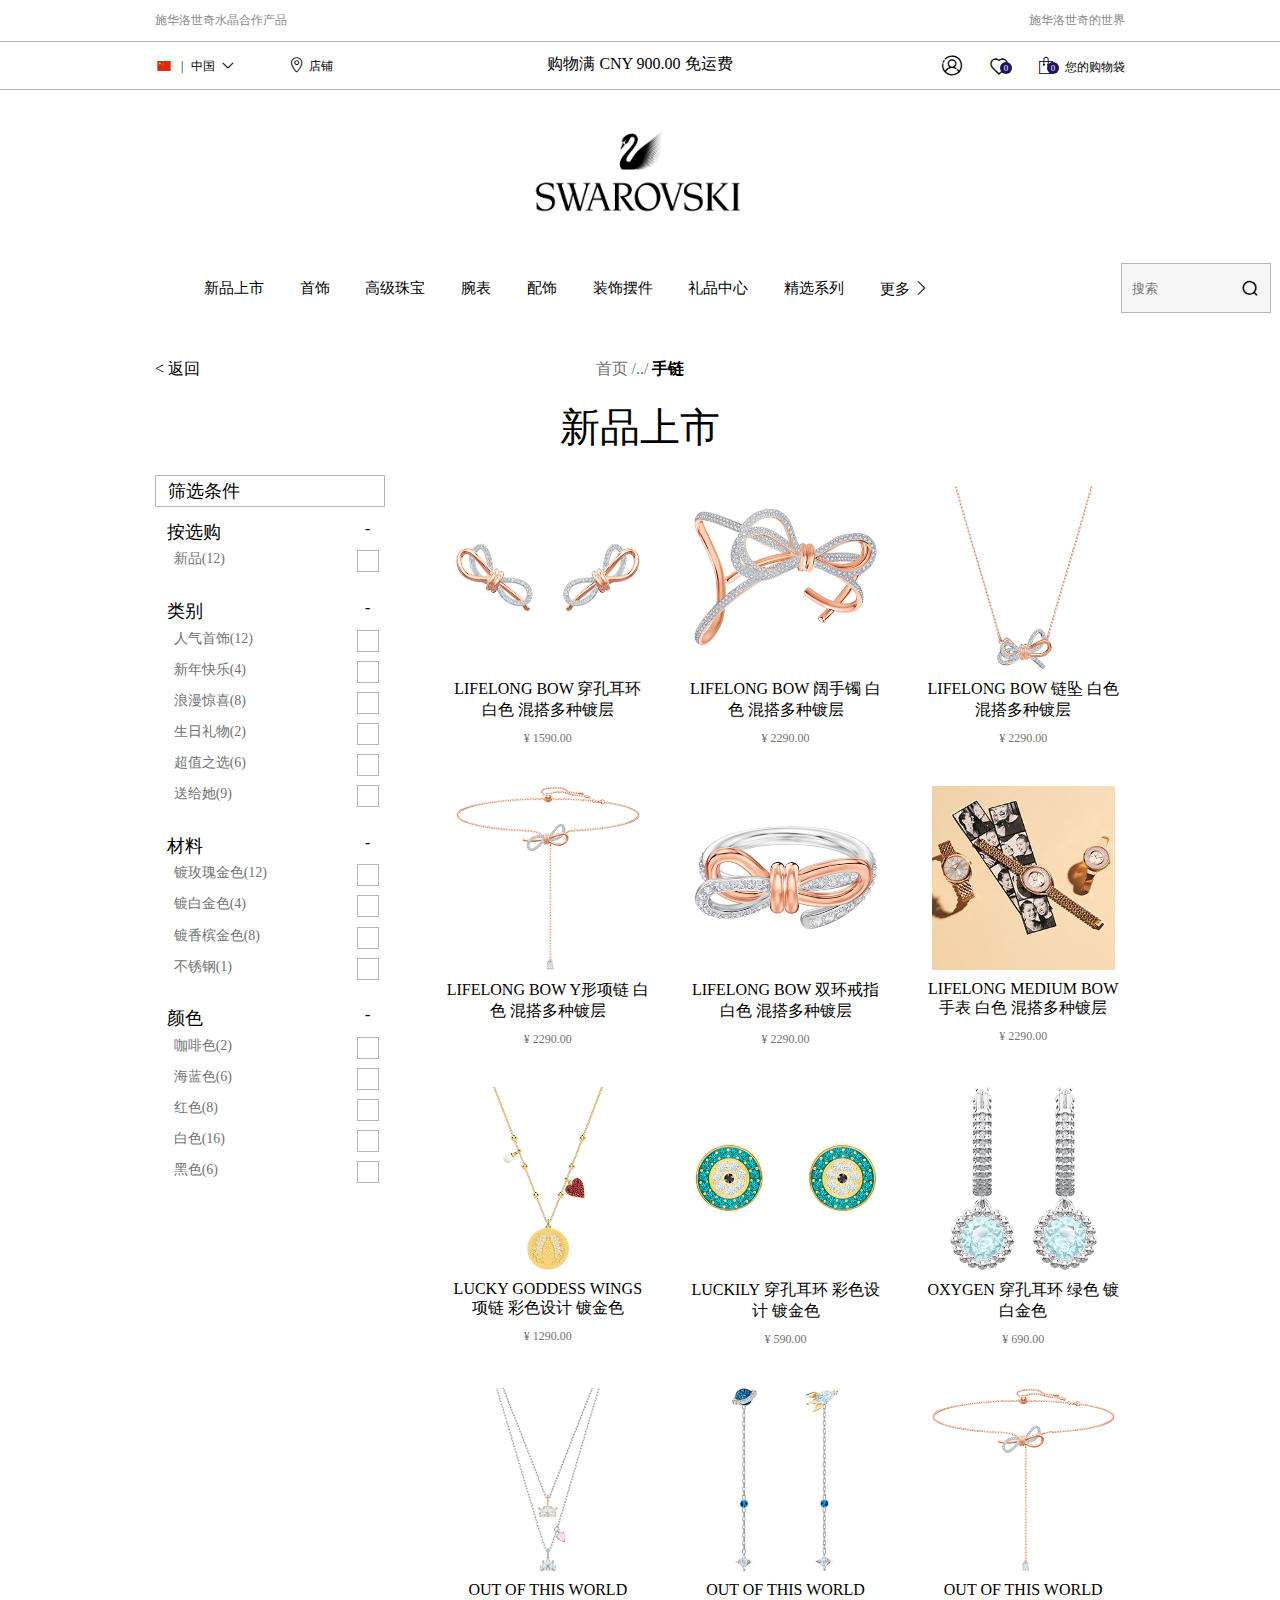
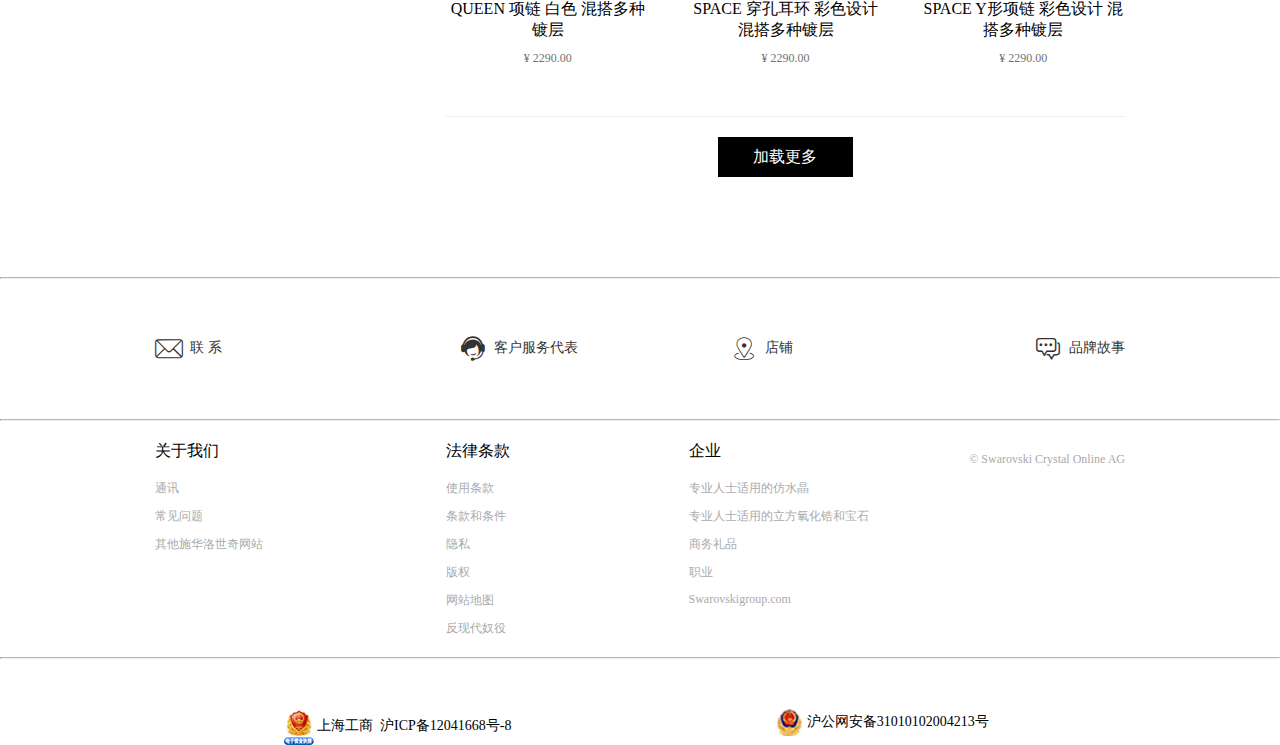
<file: list.html>
<!DOCTYPE html>
<html lang="en">

<head>
  <meta charset="UTF-8">
  <meta name="viewport" content="width=device-width, initial-scale=1.0">
  <meta name="description" content="施华洛世奇官方网上商城，精心甄选迷人的水晶首饰、时尚配饰、家居装饰、手表和塑像，以及包含浓浓情意的礼品。">
  <meta http-equiv="X-UA-Compatible" content="ie=edge">
  <link rel="shortcut icon" href="favicon6.png">
  <link rel="stylesheet" href="css/base.css">
  <link rel="stylesheet" href="css/list.css">
  <link rel="stylesheet" href="css/list-base.css">
  <link rel="stylesheet" href="less/common.css">
  <link rel="stylesheet" href="less/index.css">
  <link rel="stylesheet" href="less/indexadapter.css">
  <base target="_blank" />
  <title>Crystal Jewelry, Accessories, Watches and Figurines</title>
</head>

<body>
  <!-- 头部开始 -->
  <div class="header">
    <!-- navbar部分开始 -->
    <div class="nav">
      <div class="w">
        <h2 class="clearfix">
          <a class="fl" href="javascript:;">施华洛世奇水晶合作产品</a>
          <a class="fr" href="javascript:;">施华洛世奇的世界</a>
        </h2>
      </div>
    </div>
    <!-- navbar部分结束 -->
    <!-- userbar部分开始 -->
    <div class="userbar">
      <div class="w">
        <div class="userflex">
          <div class="left">
            <a class="china" href="javascript:;">
              <img src="upload/gq.png" alt="">
              <span>|</span>
              <em>中国</em>
              <i class="iconfont">&#xe731;</i>
            </a>
            <a class="map" href="javascript:;">
              <i class="iconfont">&#xe648;</i>
              <span>店铺</span>
            </a>
          </div>
          <div class="center">购物满 CNY 900.00 免运费</div>
          <div class="right">
            <a class="login" href="login.html" target="_self">
              <i class="iconfont">&#xe603;</i>
              <span>登录</span>
            </a>
            <a class="gift" href="javascript:;">
              <i class="iconfont">&#xe608;</i>
              <em class="giftnum">0</em>
              <span>手机礼品列表</span>
            </a>
            <a class="shopcar" href="javascript:;">
              <i class="iconfont">&#xe60f;</i>
              <em class="shopcarnum">0</em>
              <span>您的购物袋</span>
            </a>
          </div>
        </div>
      </div>
    </div>
    <!-- userbar结束 -->
    <!-- icon部分开始 -->
    <div class="w">
      <div class="icon">
        <a href="index.html">
          <img src="images/logo.png" alt="">
        </a>
      </div>
    </div>
    <!-- icon部分结束 -->
    <!-- 主导航开始 -->
    <div class="mouseleave">
      <div class="main-nav">
        <ul class="nav-ul clearfix">
          <li><a href="list.html">新品上市</a></li>
          <li><a href="list.html">首饰</a></li>
          <li><a href="list.html">高级珠宝</a></li>
          <li><a href="list.html">腕表</a></li>
          <li><a href="list.html">配饰</a></li>
          <li><a href="list.html">装饰摆件</a></li>
          <li><a href="list.html">礼品中心</a></li>
          <li><a href="list.html">精选系列</a></li>
          <li><a href="list.html">潮流时尚</a></li>
          <li><a href="list.html">会籍</a></li>
          <li><a href="list.html">更多<span class="iconfont">&#xe601;</span></a></li>
        </ul>
        <div class="search">
          <input type="text" placeholder='搜索'>
          <i class="iconfont">&#xe621;</i>
          <ul class="seach_list">

          </ul>
        </div>

      </div>
      <div class="main-nav-slide">
        <div class="w">
          <div class="nav-one">
            <h3>首饰</h3>
            <div class="allsp">
              <ul>
                <li><a href="list.html">项链 <span class="fr iconfont">&#xe612;</span></a></li>
                <li><a href="list.html">耳环<span class="fr iconfont">&#xe612;</span></a></li>
                <li><a href="list.html">套装<span class="fr iconfont">&#xe612;</span></a></li>
                <li><a href="list.html">胸针<span class="fr iconfont">&#xe612;</span></a></li>
                <li><a href="list.html">男士系列<span class="fr iconfont">&#xe612;</span></a></li>
                <li><a href="list.html">人气首饰<span class="fr iconfont">&#xe612;</span></a></li>
              </ul>
              <ul>
                <li><a href="list.html">链坠<span class="fr iconfont">&#xe612;</span></a></li>
                <li><a href="list.html">手链<span class="fr iconfont">&#xe612;</span></a></li>
                <li><a href="list.html">戒指<span class="fr iconfont">&#xe612;</span></a></li>
                <li><a href="list.html">SWAROVSKI REMIX COLLECTION<span class="fr iconfont">&#xe612;</span></a></li>
                <li><a href="list.html">ATELIER SWAROVSKI<span class="fr iconfont">&#xe612;</span></a></li>
              </ul>
            </div>
            <div class="off"> <a href="javascript:;"><i class="iconfont">&#xe730;</i>关闭</a></div>
          </div>
          <div class="nav-two">
            <h3>高级珠宝</h3>
            <div class="allsp">
              <ul>
                <li><a href="list.html">项链 <span class="fr iconfont">&#xe612;</span></a></li>
                <li><a href="list.html">耳环<span class="fr iconfont">&#xe612;</span></a></li>
                <li><a href="list.html">戒指<span class=" fr iconfont">&#xe612;</span></a></li>

              </ul>
              <ul>
                <li><a href="list.html">链坠<span class="fr iconfont">&#xe612;</span></a></li>
                <li><a href="list.html">手链<span class="fr iconfont">&#xe612;</span></a></li>

              </ul>
            </div>
            <div class="off"> <a href="javascript:;"><i class="iconfont">&#xe730;</i>关闭</a></div>
          </div>
          <div class="nav-tree">
            <h3>腕表</h3>
            <div class="allsp">
              <ul>
                <li><a href="list.html">新品上市 <span class="fr iconfont">&#xe612;</span></a></li>
                <li><a href="list.html">银色<span class="fr iconfont">&#xe612;</span></a></li>
                <li><a href="list.html">黑色色调<span class="fr iconfont">&#xe612;</span></a></li>
                <li><a href="list.html">真皮表带<span class="fr iconfont">&#xe612;</span></a></li>
                <li><a href="list.html">男士系列<span class="fr iconfont">&#xe612;</span></a></li>
              </ul>
              <ul>
                <li><a href="list.html">玫瑰金色调<span class="fr iconfont">&#xe612;</span></a></li>
                <li><a href="list.html">金色<span class="fr iconfont">&#xe612;</span></a></li>
                <li><a href="list.html">金属手链<span class="fr iconfont">&#xe612;</span></a></li>
                <li><a href="list.html">织物表带与仿水晶表带<span class="fr iconfont">&#xe612;</span></a></li>
              </ul>
            </div>
            <div class="off"> <a href="javascript:;"><i class="iconfont">&#xe730;</i>关闭</a></div>
          </div>
          <div class="nav-four ">
            <h3>配饰</h3>
            <div class="allsp">
              <ul>
                <li><a href="list.html">圆珠笔 <span class="fr iconfont">&#xe612;</span></a></li>
                <li><a href="list.html">USB配饰<span class="fr iconfont">&#xe612;</span></a></li>
                <li><a href="list.html">套装<span class="fr iconfont">&#xe612;</span></a></li>
                <li><a href="list.html">手袋<span class="fr iconfont">&#xe612;</span></a></li>
                <li><a href="list.html">时尚手册<span class="fr iconfont">&#xe612;</span></a></li>
              </ul>
              <ul>
                <li><a href="list.html">手机壳<span class="fr iconfont">&#xe612;</span></a></li>
                <li><a href="list.html">钥匙扣<span class="fr iconfont">&#xe612;</span></a></li>
                <li><a href="list.html">发饰<span class="fr iconfont">&#xe612;</span></a></li>
                <li><a href="list.html">名片套<span class="fr iconfont">&#xe612;</span></a></li>
              </ul>
            </div>
            <div class="off"> <a href="javascript:;"><i class="iconfont">&#xe730;</i>关闭</a></div>
          </div>
          <div class="nav-five">
            <h3>装饰摆件</h3>
            <div class="allsp">
              <ul>
                <li><a href="list.html">圣诞 <span class="fr iconfont">&#xe612;</span></a></li>
                <li><a href="list.html">小熊物语<span class="fr iconfont">&#xe612;</span></a></li>
                <li><a href="list.html">家饰系列<span class="fr iconfont">&#xe612;</span></a></li>
                <li><a href="list.html">SCS独家产品<span class="fr iconfont">&#xe612;</span></a></li>
                <li><a href="list.html">宝贝降生<span class="fr iconfont">&#xe612;</span></a></li>
              </ul>
              <ul>
                <li><a href="list.html">迪士尼<span class="fr iconfont">&#xe612;</span></a></li>
                <li><a href="list.html">卡通形象<span class="fr iconfont">&#xe612;</span></a></li>
                <li><a href="list.html">亚洲图案<span class="fr iconfont">&#xe612;</span></a></li>
                <li><a href="list.html">特别版<span class="fr iconfont">&#xe612;</span></a></li>
                <li><a href="list.html">以大自然为创作灵感<span class="fr iconfont">&#xe612;</span></a></li>
              </ul>
            </div>
            <div class="off"> <a href="javascript:;"><i class="iconfont">&#xe730;</i>关闭</a></div>
          </div>
          <div class="nav-six">
            <h3>礼品中心</h3>
            <div class="allsp">
              <ul>
                <li><a href="list.html">热卖单品<span class="fr iconfont">&#xe612;</span></a></li>
                <li><a href="list.html">闪耀家居<span class="fr iconfont">&#xe612;</span></a></li>
                <li><a href="list.html">可变造型首饰<span class="fr iconfont">&#xe612;</span></a></li>
                <li><a href="list.html">送给他<span class="fr iconfont">&#xe612;</span></a></li>
                <li><a href="list.html">经典馈赠<span class="fr iconfont">&#xe612;</span></a></li>
                <li><a href="list.html">浪漫惊喜<span class="fr iconfont">&#xe612;</span></a></li>
              </ul>
              <ul>
                <li><a href="list.html">超值之选<span class="fr iconfont">&#xe612;</span></a></li>
                <li><a href="list.html">生日礼物<span class="fr iconfont">&#xe612;</span></a></li>
                <li><a href="list.html">礼物套装<span class="fr iconfont">&#xe612;</span></a></li>
                <li><a href="list.html">独家仿水晶礼物<span class="fr iconfont">&#xe612;</span></a></li>
                <li><a href="list.html">闪耀礼物<span class="fr iconfont">&#xe612;</span></a></li>
              </ul>
            </div>
            <div class="off"> <a href="javascript:;"><i class="iconfont">&#xe730;</i>关闭</a></div>
          </div>
          <div class="nav-seven">
            <h3>精选系列</h3>
            <div class="allsp">
              <ul>
                <li><a href="list.html">ICONIC系列 <span class="fr iconfont">&#xe612;</span></a></li>
                <li><a href="list.html">情人节系列<span class="fr iconfont">&#xe612;</span></a></li>

              </ul>
              <ul>
                <li><a href="list.html">自然风光系列<span class="fr iconfont">&#xe612;</span></a></li>
                <li><a href="list.html">迪士尼系列<span class="fr iconfont">&#xe612;</span></a></li>

              </ul>
            </div>
            <div class="off"> <a href="javascript:;"><i class="iconfont">&#xe730;</i>关闭</a></div>
          </div>
          <div class="nav-eight">

            <h3>潮流时尚</h3>
            <div class="allsp">
              <ul>
                <li><a href="list.html">时尚博文 <span class="fr iconfont">&#xe612;</span></a></li>

              </ul>
              <ul>
                <li><a href="list.html">#FOLLOWTHELIGHT<span class="fr iconfont">&#xe612;</span></a></li>

              </ul>
            </div>
            <div class="off"> <a href="javascript:;"><i class="iconfont">&#xe730;</i>关闭</a></div>
          </div>
        </div>
      </div>
    </div>

  </div>
  <!-- 主导航结束 -->
  <!-- 头部结束 -->
  <!-- 移动端头部开始 -->
  <div class="moblie-header">
    <div class="w">
      <div class="moblie-logo">
        <div class="moblie-left">
          <a class="sidbar" href="javascript:;"><img src="images/silder.png" alt=""></a>
          <a class="iconfont map" href="javascript:;">&#xe648;</a>
        </div>
        <div class="moblie-center">
          <a href="index.html">
            <img src="images/brandlogo.svg" alt="">
          </a>
        </div>
        <div class="moblie-right">
          <a class="gift" href="javascript:;">
            <i class="iconfont">&#xe608;</i>
            <em class="giftnum">0</em>
          </a>
          <a class="shopcar" href="javascript:;">
            <i class="iconfont">&#xe60f;</i>
            <em class="shopcarnum">0</em>
          </a>
        </div>
      </div>
      <div class="moblie-seach">
        <input type="text" placeholder="搜索">
        <i class="iconfont">&#xe621;</i>
        <ul class="moblie-seach_list keyup">

        </ul>
      </div>
    </div>
  </div>
  <!-- 移动端头部结束 -->
  <!-- 测导航栏开始 -->
  <div class="mobilesidbar">
    <div class="mainsidbar">
      <div class="S-title">
        <a href="login.html" target="_self"> <span class="iconfont">&#xe613;</span></a>
        <i class="iconfont">&#xe732;</i>
      </div>
      <div class="mobileS-seach">
        <input type="text" placeholder="搜索">
        <span class="iconfont">&#xe644;</span>
        <ul class="mobileS_seach_list keyup">

        </ul>
      </div>
      <div class="sibarlist">
        <ul>
          <li>
            <a href="javascript:;"><span>新品上市</span><i class="iconfont">&#xe733;</i></a>
            <div class="lists">
              <a href="#"><span>新品上市</span><i class="iconfont">&#xe612;</i></a>
            </div>
          </li>
          <li>
            <a href="javascript:;"><span>首饰</span><i class="iconfont">&#xe733;</i></a>
            <div class="lists">
              <a href="list.html"><span>首饰</span><i class="iconfont">&#xe612;</i></a>
              <a href="list.html"><span>项链</span><i class="iconfont">&#xe612;</i></a>
              <a href="list.html"><span>链坠</span><i class="iconfont">&#xe612;</i></a>
              <a href="list.html"><span>耳环</span><i class="iconfont">&#xe612;</i></a>
              <a href="list.html"><span>手链</span><i class="iconfont">&#xe612;</i></a>
              <a href="list.html"><span>套装</span><i class="iconfont">&#xe612;</i></a>
              <a href="list.html"><span>戒指</span><i class="iconfont">&#xe612;</i></a>
              <a href="list.html"><span>胸针</span><i class="iconfont">&#xe612;</i></a>
              <a href="list.html"><span>SWAROVSKI REMIX COLLECTION</span><i class="iconfont">&#xe612;</i></a>
              <a href="list.html"><span>男士系列</span><i class="iconfont">&#xe612;</i></a>
              <a href="list.html"><span>ATELIER SWAROVSKI</span><i class="iconfont">&#xe612;</i></a>
              <a href="list.html"><span>人气首饰</span><i class="iconfont">&#xe612;</i></a>
            </div>
          </li>
          <li>
            <a href="javascript:;"><span>高级珠宝</span><i class="iconfont">&#xe733;</i></a>
            <div class="lists">
              <a href="list.html"><span>高级珠宝</span><i class="iconfont">&#xe612;</i></a>
              <a href="list.html"><span>项链</span><i class="iconfont">&#xe612;</i></a>
              <a href="list.html"><span>链坠</span><i class="iconfont">&#xe612;</i></a>
              <a href="list.html"><span>耳环</span><i class="iconfont">&#xe612;</i></a>
              <a href="list.html"><span>手链</span><i class="iconfont">&#xe612;</i></a>
              <a href="list.html"><span>戒指</span><i class="iconfont">&#xe612;</i></a>
            </div>
          </li>
          <li>
            <a href="javascript:;"><span>腕表</span><i class="iconfont">&#xe733;</i></a>
            <div class="lists">
              <a href="list.html"><span>腕表</span><i class="iconfont">&#xe612;</i></a>
              <a href="list.html"><span>新品上市</span><i class="iconfont">&#xe612;</i></a>
              <a href="list.html"><span>玫瑰金色调</span><i class="iconfont">&#xe612;</i></a>
              <a href="list.html"><span>银色</span><i class="iconfont">&#xe612;</i></a>
              <a href="list.html"><span>金色</span><i class="iconfont">&#xe612;</i></a>
              <a href="list.html"><span>黑色色调</span><i class="iconfont">&#xe612;</i></a>
              <a href="list.html"><span>金属手链</span><i class="iconfont">&#xe612;</i></a>
              <a href="list.html"><span>真皮表带</span><i class="iconfont">&#xe612;</i></a>
              <a href="list.html"><span>织物表带与仿水晶表带</span><i class="iconfont">&#xe612;</i></a>
              <a href="list.html"><span>男士自动机械腕表</span><i class="iconfont">&#xe612;</i></a>
            </div>
          </li>
          <li>
            <a href="javascript:;"><span>配饰</span><i class="iconfont">&#xe733;</i></a>
            <div class="lists">
              <a href="list.html"><span>配饰</span><i class="iconfont">&#xe612;</i></a>
              <a href="list.html"><span>圆珠笔</span><i class="iconfont">&#xe612;</i></a>
              <a href="list.html"><span>手机壳</span><i class="iconfont">&#xe612;</i></a>
              <a href="list.html"><span>USB配饰</span><i class="iconfont">&#xe612;</i></a>
              <a href="list.html"><span>钥匙扣</span><i class="iconfont">&#xe612;</i></a>
              <a href="list.html"><span>太阳眼镜</span><i class="iconfont">&#xe612;</i></a>
              <a href="list.html"><span>发饰</span><i class="iconfont">&#xe612;</i></a>
              <a href="list.html"><span>手袋</span><i class="iconfont">&#xe612;</i></a>
              <a href="list.html"><span>名片套</span><i class="iconfont">&#xe612;</i></a>
              <a href="list.html"><span>时尚手册</span><i class="iconfont">&#xe612;</i></a>
            </div>
          </li>
          <li>
            <a href="javascript:;"><span>装饰摆件</span><i class="iconfont">&#xe733;</i></a>
            <div class="lists">
              <a href="list.html"><span>装饰摆件</span><i class="iconfont">&#xe612;</i></a>
              <a href="list.html"><span>圣诞</span><i class="iconfont">&#xe612;</i></a>
              <a href="list.html"><span>迪士尼</span><i class="iconfont">&#xe612;</i></a>
              <a href="list.html"><span>小熊物语</span><i class="iconfont">&#xe612;</i></a>
              <a href="list.html"><span>卡通形象</span><i class="iconfont">&#xe612;</i></a>
              <a href="list.html"><span>家饰系列</span><i class="iconfont">&#xe612;</i></a>
              <a href="list.html"><span>亚洲图案</span><i class="iconfont">&#xe612;</i></a>
              <a href="list.html"><span>SCS独家产品</span><i class="iconfont">&#xe612;</i></a>
              <a href="list.html"><span>特别版</span><i class="iconfont">&#xe612;</i></a>
              <a href="list.html"><span>宝贝降生</span><i class="iconfont">&#xe612;</i></a>
              <a href="list.html"><span>以大自然为创作灵感</span><i class="iconfont">&#xe612;</i></a>
            </div>
          </li>
          <li>
            <a href="javascript:;"><span>礼品中心</span><i class="iconfont">&#xe733;</i></a>
            <div class="lists">
              <a href="list.html"><span>礼品中心</span><i class="iconfont">&#xe612;</i></a>
              <a href="list.html"><span>热卖单品</span><i class="iconfont">&#xe612;</i></a>
              <a href="list.html"><span>超值之选</span><i class="iconfont">&#xe612;</i></a>
              <a href="list.html"><span>闪耀家居</span><i class="iconfont">&#xe612;</i></a>
              <a href="list.html"><span>生日礼物</span><i class="iconfont">&#xe612;</i></a>
              <a href="list.html"><span>可变造型首饰</span><i class="iconfont">&#xe612;</i></a>
              <a href="list.html"><span>礼物套装</span><i class="iconfont">&#xe612;</i></a>
              <a href="list.html"><span>送给他</span><i class="iconfont">&#xe612;</i></a>
              <a href="list.html"><span>独家仿水晶礼物</span><i class="iconfont">&#xe612;</i></a>
              <a href="list.html"><span>经典馈赠</span><i class="iconfont">&#xe612;</i></a>
              <a href="list.html"><span>闪耀礼物</span><i class="iconfont">&#xe612;</i></a>
              <a href="list.html"><span>浪漫惊喜</span><i class="iconfont">&#xe612;</i></a>
            </div>
          </li>
          <li>
            <a href="javascript:;"><span>精选系列</span><i class="iconfont">&#xe733;</i></a>
            <div class="lists">
              <a href="list.html"><span>精选系列</span><i class="iconfont">&#xe612;</i></a>
              <a href="list.html"><span>ICONIC系列</span><i class="iconfont">&#xe612;</i></a>
              <a href="list.html"><span>自然风光系列</span><i class="iconfont">&#xe612;</i></a>
              <a href="list.html"><span>情人节系列</span><i class="iconfont">&#xe612;</i></a>
              <a href="list.html"><span>迪士尼系列</span><i class="iconfont">&#xe612;</i></a>

            </div>
          </li>
          <li>
            <a href="javascript:;"><span>潮流时尚</span><i class="iconfont">&#xe733;</i></a>
            <div class="lists">
              <a href="list.html"><span>潮流时尚</span><i class="iconfont">&#xe612;</i></a>
              <a href="list.html"><span>时尚博文</span><i class="iconfont">&#xe612;</i></a>
              <a href="list.html"><span>#FOLLOWTHELIGHT</span><i class="iconfont">&#xe612;</i></a>
            </div>
          </li>
          <li>
            <a href="javascript:;"><span>会籍</span><i class="iconfont">&#xe733;</i></a>
            <div class="lists">
              <a href="javascript:;"><span>会籍</span><i class="iconfont">&#xe612;</i></a>
            </div>
          </li>
        </ul>
      </div>
      <div class="where">
        <p>国家/地区</p>
        <div><img src="upload/gq.png" alt="">&nbsp;&nbsp;|&nbsp;&nbsp;<span>中国</span> &nbsp;&nbsp;<i><i class="iconfont">&#xe733;</i></i></div>
      </div>
    </div>
  </div>
  <!-- 中间部分开始 -->
  <div class="box">
    <!-- 版心 -->
    <div class="w">
      <!-- 面包屑导航开始 -->
      <div class="breadcrumbs clearfix">
        <!-- 左侧返回 -->
        <!-- <div class="back fl"> -->
        <a href="index.html">
          <span>
            &lt;
          </span>返回
        </a>
        <!-- </div> -->
        <!-- 中部小导航 -->
        <span class="center-nav">
          <a href="index.html">首页</a>
          <a>/../</a>
          <b>手链</b>
        </span>
      </div>
      <!-- 大标题 -->
      <div class="headline">
        <h3>新品上市</h3>
      </div>
      <div class="sellOut">非常抱歉,未能查询到您搜索的商品。<br>
        请尝试新的搜索条件或浏览我们的产品目录。
      </div>
      <!-- 正常情况下隐藏,屏幕小于759的时候显示 -->
      <div class="special-nav">
        <!-- 特殊情况-顶部筛选框 -->
        <select name="special-nav-left" class="special-nav-left">
          <option value="top-choice" disabled selected><a href="#">筛选条件</a></option>
          <option value="top-choice"><a href="#">项链</a></option>
          <option value="top-choice"><a href="#">耳环</a></option>
          <option value="top-choice"><a href="#">手表</a></option>
          <option value="top-choice"><a href="#">戒指</a></option>
          <option value="top-choice"><a href="#">手镯</a></option>
        </select>
        <!-- <select name="special-nav-right" class="special-nav-right">
          <option value="top-list-choice" disabled>分类条件:</option>
          <option value="top-list-choice" selected>新品上市</option>
          <option value="top-list-choice">关联</option>
          <option value="top-list-choice">价格从高到低</option>
          <option value="top-list-choice">价格从低到高</option>
          <option value="top-list-choice">名字(升序)</option>
          <option value="top-list-choice">名字(降序)</option>
        </select> -->
      </div>
      <!-- 主要内容 -->
      <div class="main clearfix" display="block">
        <!-- 左侧筛选区 -->
        <div class="main-left clearfix">
          <!-- 顶部筛选框 -->
          <select name="top-choice" class="top-choice sel">
            <option value="top-choice" disabled selected><a href="#">筛选条件</a></option>
            <option value="top-choice"><a href="#">项链</a></option>
            <option value="top-choice"><a href="#">耳环</a></option>
            <option value="top-choice"><a href="#">手表</a></option>
            <option value="top-choice"><a href="#">戒指</a></option>
            <option value="top-choice"><a href="#">手镯</a></option>
          </select>
          <!-- 下部明细选项 -->
          <div class="bottom-choice">
            <ul>
              <li class="b-li">按选购
                <span class="fr topTitle">-</span>
                <ul>
                  <li class="l-li"><a href="#">新品(12)</a> <input type="checkbox"></li>
                </ul>
              </li>
              <li class="b-li">类别
                <span class="fr topTitle">-</span>
                <ul>
                  <li class="l-li">
                    <a href="#">人气首饰(12)</a>
                    <input type="checkbox">
                  </li>
                  <li class="l-li"><a href="#">新年快乐(4)</a><input type="checkbox"></li>
                  <li class="l-li"><a href="#">浪漫惊喜(8)</a><input type="checkbox"></li>
                  <li class="l-li"><a href="#">生日礼物(2)</a><input type="checkbox"></li>
                  <li class="l-li"><a href="#">超值之选(6)</a><input type="checkbox"></li>
                  <li class="l-li"><a href="#">送给她(9)</a><input type="checkbox"></li>
                </ul>
              </li>
              <!-- <li class="b-li">价格
                <span class="fr topTitle">-</span>
                <ul>
                  <li>不知道怎么写</li>
                </ul>
              </li> -->
              <li class="b-li">材料
                <span class="fr topTitle">-</span>
                <ul>
                  <li class="l-li"><a href="#">镀玫瑰金色(12)</a><input type="checkbox"></li>
                  <li class="l-li"><a href="#">镀白金色(4)</a><input type="checkbox"></li>
                  <li class="l-li"><a href="#">镀香槟金色(8)</a><input type="checkbox"></li>
                  <li class="l-li"><a href="#">不锈钢(1)</a><input type="checkbox"></li>
                </ul>
              </li>
              <li class="b-li">颜色
                <span class="fr topTitle">-</span>
                <ul>
                  <li class="l-li"><a href="#">咖啡色(2)</a><input type="checkbox"></li>
                  <li class="l-li"><a href="#">海蓝色(6)</a><input type="checkbox"></li>
                  <li class="l-li"><a href="#">红色(8)</a><input type="checkbox"></li>
                  <li class="l-li"><a href="#">白色(16)</a><input type="checkbox"></li>
                  <li class="l-li"><a href="#">黑色(6)</a><input type="checkbox"></li>
                </ul>
              </li>
            </ul>
          </div>
        </div>
        <!-- 右侧列表区 -->
        <div class="main-right clearfix">
          <!-- <select name="top-list-choice" class="top-list-choice">
            <option value="top-list-choice" disabled>分类条件:</option>
            <option value="top-list-choice" selected>新品上市</option>
            <option value="top-list-choice">关联</option>
            <option value="top-list-choice">价格从高到低</option>
            <option value="top-list-choice">价格从低到高</option>
            <option value="top-list-choice">名字(升序)</option>
            <option value="top-list-choice">名字(降序)</option>
          </select> -->
          <!-- 下部商品明细区 -->
          <div class="product-list">
            <!-- <div class="product-item">
              <a href="#">
                <img src="upload/index1.jpg" alt="">
                <p>
                  Lifelong Bow 穿孔耳环, 白色, 混搭多种镀层
                </p>
                <h6 class="product-price">
                  ¥ 1590.00
                </h6>
              </a>
            </div>
            <div class="product-item">
              <a href="#">
                <img src="upload/index2.jpg" alt="">
                <p>
                  Lifelong Bow 阔手镯, 白色, 混搭多种镀层
                </p>
                <h6 class="product-price">
                  ¥ 2290.00
                </h6>
              </a>
            </div>
            <div class="product-item">
              <a href="#">
                <img src="upload/index3.jpg" alt="">
                <p>
                  Lifelong Bow 链坠, 白色, 混搭多种镀层
                </p>
                <h6 class="product-price">
                  ¥ 2290.00
                </h6>
              </a>
            </div>
            <div class="product-item">
              <a href="#">
                <img src="upload/index4.jpg" alt="">
                <p>
                  Lifelong Bow Y形项链, 白色, 混搭多种镀层
                </p>
                <h6 class="product-price">
                  ¥ 2290.00
                </h6>
              </a>
            </div>
            <div class="product-item">
              <a href="#">
                <img src="upload/index5.jpg" alt="">
                <p>
                  Lifelong Bow 双环戒指, 白色, 混搭多种镀层
                </p>
                <h6 class="product-price">
                  ¥ 2290.00
                </h6>
              </a>
            </div>
            <div class="product-item">
              <a href="#">
                <img src="upload/index6.jpg" alt="">
                <p>
                  Lifelong Medium Bow 手表, 白色, 混搭多种镀层
                </p>
                <h6 class="product-price">
                  ¥ 2290.00
                </h6>
              </a>
            </div>
            <div class="product-item">
              <a href="#">
                <img src="upload/index7.jpg" alt="">
                <p>
                  Lucky Goddess Wings 项链, 彩色设计, 镀金
                </p>
                <h6 class="product-price">
                  ¥ 1290.00
                </h6>
              </a>
            </div>
            <div class="product-item">
              <a href="#">
                <img src="upload/index8.jpg" alt="">
                <p>
                  Luckily 穿孔耳环, 彩色设计, 镀金色
                </p>
                <h6 class="product-price">
                  ¥ 590.00
                </h6>
              </a>
            </div>
            <div class="product-item">
              <a href="#">
                <img src="upload/index9.jpg" alt="">
                <p>
                  Oxygen 穿孔耳环, 绿色, 镀白金色
                </p>
                <h6 class="product-price">
                  ¥ 690.0
                </h6>
              </a>
            </div>
            <div class="product-item">
              <a href="#">
                <img src="upload/index10.jpg" alt="">
                <p>
                  Out of this World Queen 项链, 白色, 混搭多种镀层
                </p>
                <h6 class="product-price">
                  ¥ 2290.00
                </h6>
              </a>
            </div>
            <div class="product-item">
              <a href="#">
                <img src="upload/index11.jpg" alt="">
                <p>
                  Out of this World Space 穿孔耳环, 彩色设计, 混搭多种镀层
                </p>
                <h6 class="product-price">
                  ¥ 2290.00
                </h6>
              </a>
            </div>
            <div class="product-item">
              <a href="#">
                <img src="upload/index4.jpg" alt="">
                <p>
                  Out of this World Space Y形项链, 彩色设计, 混搭多种镀
                </p>
                <h6 class="product-price">
                  ¥ 2290.00
                </h6>
              </a>
            </div> -->
          </div>
          <div class="more">
            <a href="javascript:;">
              <button>加载更多</button>
            </a>
          </div>
        </div>
      </div>
    </div>
    <!-- w结束 -->
  </div>
  <!-- 中间部分结束 -->
  <!-- 尾部开始 -->
  <!-- 尾部开始 -->
  <!-- 尾部开始 -->
  <div class="footer">
    <hr class="line">
    <div class="w">
      <div class="service-box">
        <a href="javascript:;"><span class="iconfont">&#xe647;</span><i>联 系</i></a>
        <a href="javascript:;"><span class="iconfont">&#xe658;</span><i>客户服务代表</i></a>
        <a class="map" href="javascript:;"><span class="iconfont">&#xe642;</span><i>店铺</i></a>
        <a href="javascript:;"><span class="iconfont">&#xe63d;</span><i>品牌故事</i></a>
      </div>
    </div>
    <hr class="line">
    <div class="guanyu">
      <div class="w">
        <ul>
          <li>
            <dl>
              <dt>关于我们</dt>
              <dd>通讯</dd>
              <dd>常见问题</dd>
              <dd>其他施华洛世奇网站</dd>
            </dl>
          </li>
          <li>
            <dl>
              <dt>法律条款</dt>
              <dd>使用条款</dd>
              <dd>条款和条件</dd>
              <dd>隐私</dd>
              <dd>版权</dd>
              <dd>网站地图</dd>
              <dd>反现代奴役</dd>
            </dl>
          </li>
          <li>
            <dl>
              <dt>企业</dt>
              <dd>专业人士适用的仿水晶</dd>
              <dd>专业人士适用的立方氧化锆和宝石</dd>
              <dd>商务礼品</dd>
              <dd>职业</dd>
              <dd>Swarovskigroup.com</dd>

            </dl>
          </li>
          <li>
            <dl>
              <dd>© Swarovski Crystal Online AG</dd>
            </dl>
          </li>
        </ul>
      </div>
    </div>
    <div class="moblie-guanyu">
      <div class="w">
        <div class="gywm clickhandle">
          <div class="title">
            <span>关于我们</span>
            <i class="fr iconfont">&#xe731;</i>
          </div>
          <div class="zankai">
            <p><a href="#">通讯</a></p>
            <p><a href="#">常见问题</a></p>
            <p><a href="#">其他施华乐世奇网站</a></p>
          </div>
        </div>
        <div class="fltk clickhandle">
          <div class="title">
            <span>法律条款</span>
            <i class="fr iconfont">&#xe731;</i>
          </div>

          <div class="zankai">
            <p><a href="javascript:;">使用条款</a></p>
            <p><a href="javascript:;">条款和条件</a></p>
            <p><a href="javascript:;">隐私</a></p>
            <p><a href="javascript:;">版权</a></p>
            <p><a href="javascript:;">网站地图</a></p>
            <p><a href="javascript:;">反现代奴役</a></p>
          </div>
        </div>
        <div class="qy clickhandle">
          <div class="title">
            <span>企业</span>
            <i class="fr iconfont">&#xe731;</i>
          </div>

          <div class="zankai">
            <p><a href="javascript:;">专业人士适用的仿水晶</a></p>
            <p><a href="javascript:;">专业人士适用的立方氧化锆和宝石</a></p>
            <p><a href="javascript:;">商务礼品</a></p>
            <p><a href="javascript:;">职业</a></p>
            <p><a href="javascript:;">Swarovskigroup.com</a></p>
          </div>
        </div>
        <p class="last">
          © Swarovski Crystal Online AG
        </p>
      </div>
    </div>
    <hr class="line">
    <div class="w">
      <div class="beian">

        <div class="beianleft">
          <img src="upload/Icongh1.jpg" alt="">
          <span>上海工商&nbsp;&nbsp;沪ICP备12041668号-8</span>

        </div>
        <div class="beianright">
          <img src="upload/Icongh2.png" alt="">
          <span>沪公网安备31010102004213号</span>
        </div>
      </div>
    </div>
  </div>
  <!-- 尾部结束-->
  <!--百度地图部分-->
  <div class="shuru">
    <div class="shuru-seacg">
      <div class="jz">
        <input type="text" placeholder="请输入你要查询的周边内容" id="selectInfo" />
        <button>查询</button>
        <img class="close" src="images/close.png" alt="">
      </div>
    </div>
    <div id="allmap"></div>
  </div>

  <!--百度地图部分-->
  <!--返回顶部开始-->
  <div class="totop ">
    <i class="iconfont">&#xe63a;</i>
  </div>
  <!--返回顶部结束-->
  <!-- 尾部结束-->
  <!-- 尾部结束-->
  <script type="text/javascript" src="http://api.map.baidu.com/api?v=2.0&ak=1kto7kHfjIm93hX5VmDHG71Q5NzR2IbI"></script>
  <script src="js/jquery-1.12.4.js"></script>
  <script src="js/common.js"></script>
  <script src="js/list.js"></script>
  <script src="js/baidumapAPI.js"></script>
</body>

</html>
</file>
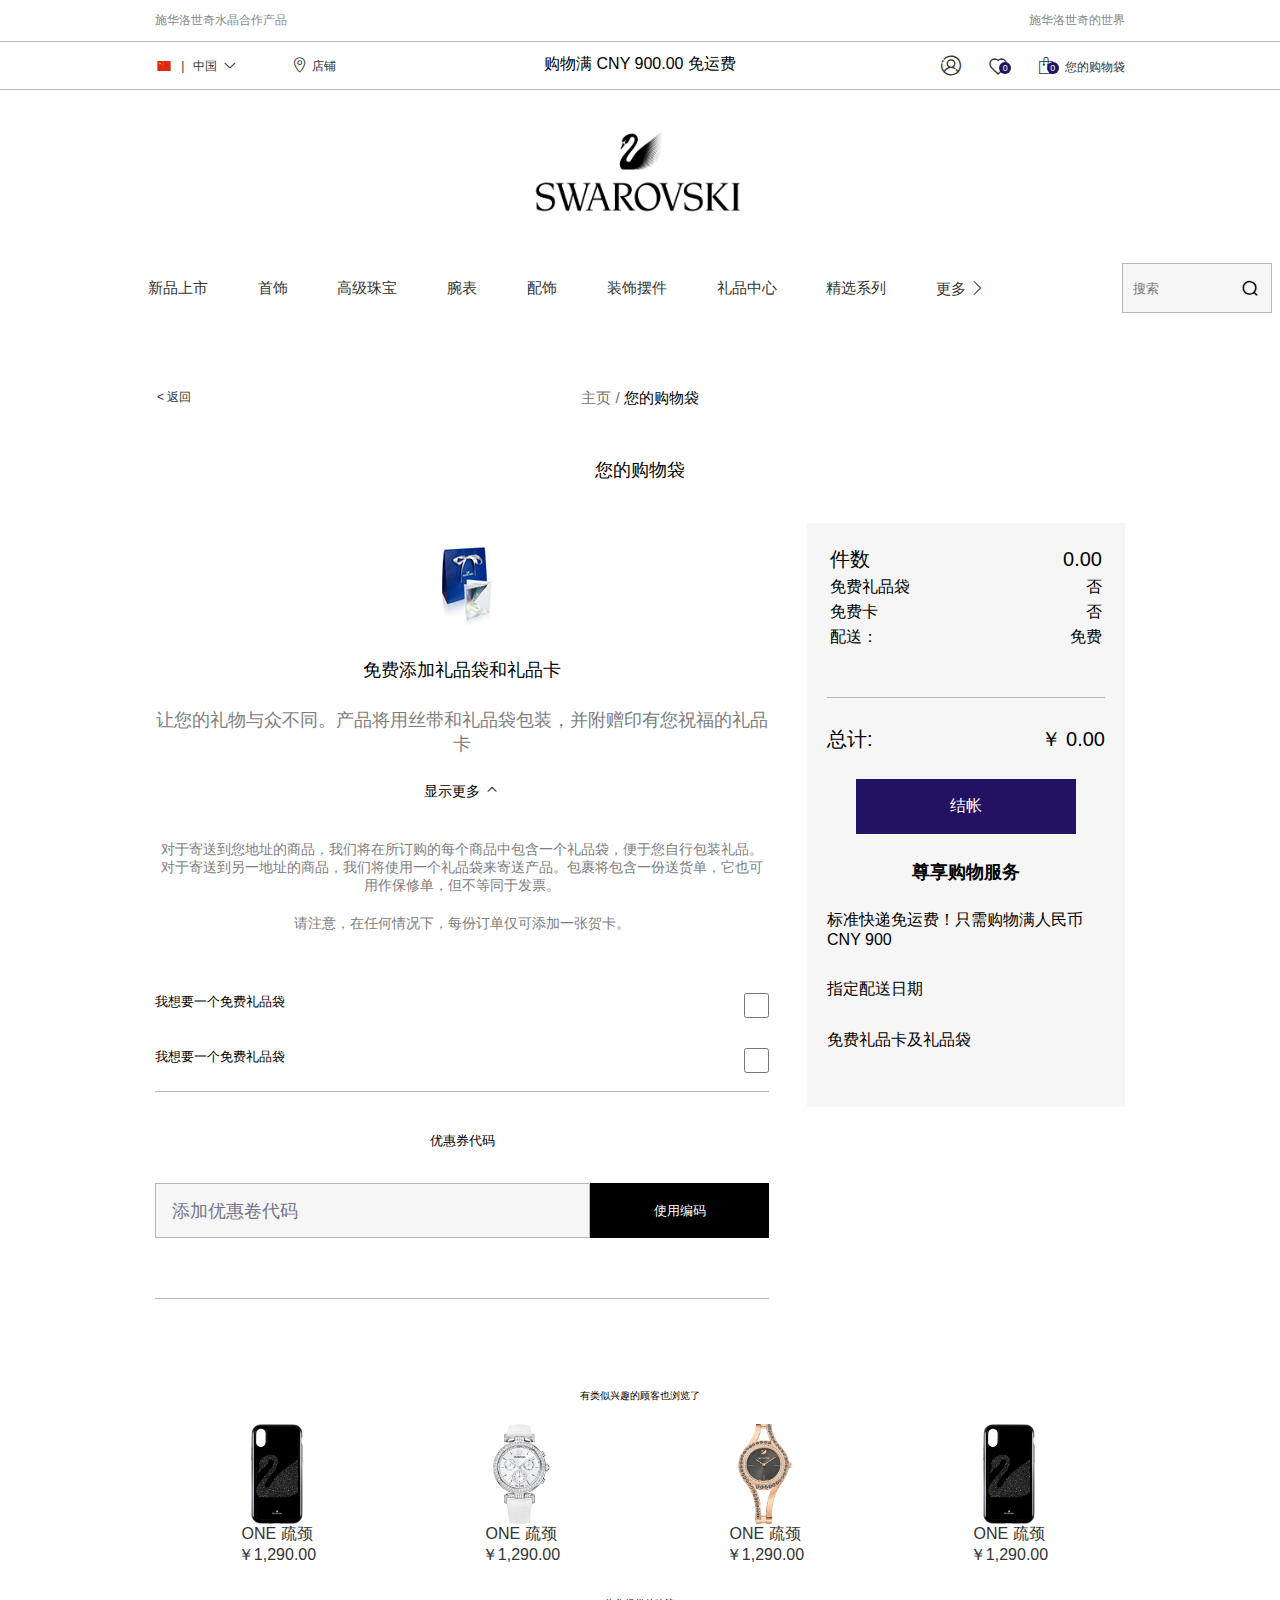
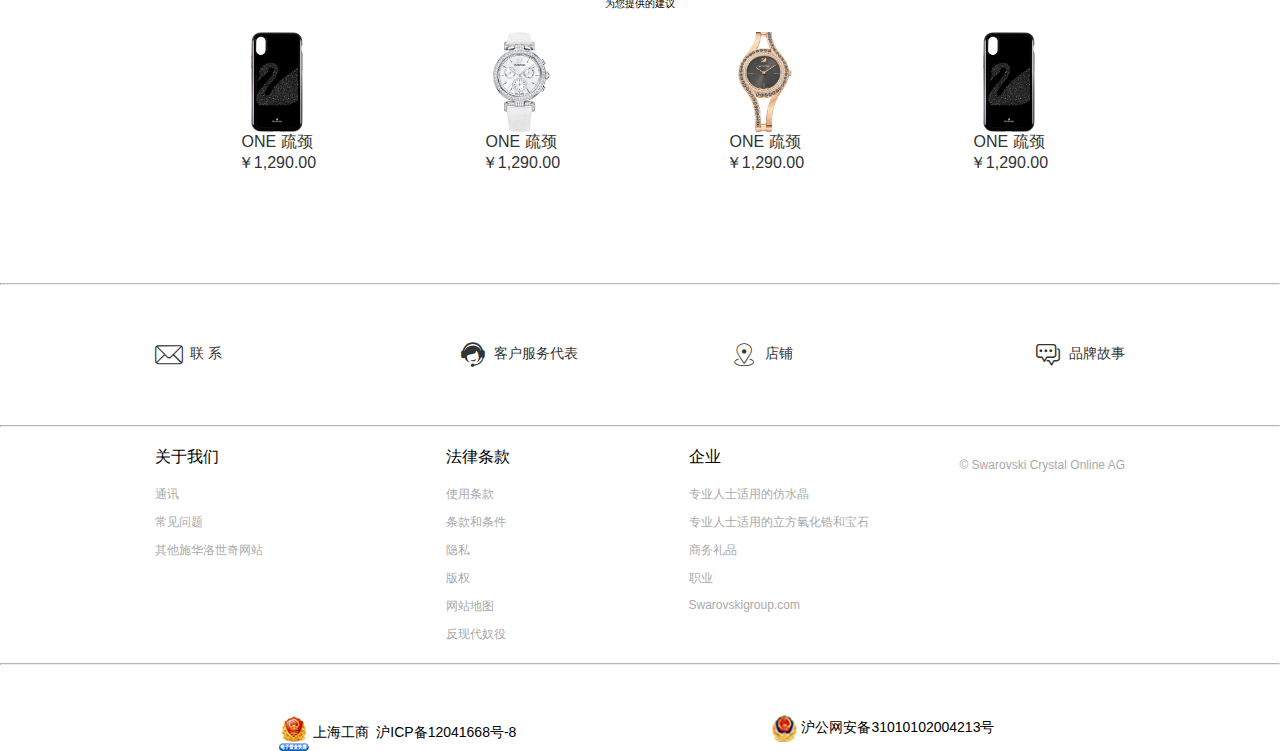
<file: shopcar.html>
<!DOCTYPE html>
<html lang="en">

<head>
    <meta charset="UTF-8">
    <meta name="viewport" content="width=device-width, initial-scale=1.0">
    <meta name="description" content="施华洛世奇官方网上商城，精心甄选迷人的水晶首饰、时尚配饰、家居装饰、手表和塑像，以及包含浓浓情意的礼品。">
    <meta http-equiv="X-UA-Compatible" content="ie=edge">
    <link rel="shortcut icon" href="favicon6.png">
    <link rel="stylesheet" href="./css/baseshopping.css">
    <link rel="stylesheet" href="./css/shopping.css">
    <link rel="stylesheet" href="less/common.css">
    <link rel="stylesheet" href="less/indexadapter.css">
    <title>Crystal Jewelry, Accessories, Watches and Figurines</title>


</head>

<body>
    <!-- 头部开始 -->
    <div class="header">
        <!-- navbar部分开始 -->
        <div class="nav">
            <div class="w">
                <h2 class="clearfix">
                    <a class="fl" href="javascript:;">施华洛世奇水晶合作产品</a>
                    <a class="fr" href="javascript:;">施华洛世奇的世界</a>
                </h2>
            </div>
        </div>
        <!-- navbar部分结束 -->
        <!-- userbar部分开始 -->
        <div class="userbar">
            <div class="w">
                <div class="userflex">
                    <div class="left">
                        <a class="china" href="javascript:;">
                            <img src="upload/gq.png" alt="">
                            <span>|</span>
                            <em>中国</em>
                            <i class="iconfont">&#xe731;</i>
                        </a>
                        <a class="map" href="javascript:;">
                            <i class="iconfont">&#xe648;</i>
                            <span>店铺</span>
                        </a>
                    </div>
                    <div class="center">购物满 CNY 900.00 免运费</div>
                    <div class="right">
                        <a class="login" href="login.html" target="_self">
                            <i class="iconfont">&#xe603;</i>
                            <span>登录</span>
                        </a>
                        <a class="gift" href="javascript:;">
                            <i class="iconfont">&#xe608;</i>
                            <em class="giftnum">0</em>
                            <span>手机礼品列表</span>
                        </a>
                        <a class="shopcar" href="javascript:;">
                            <i class="iconfont">&#xe60f;</i>
                            <em class="shopcarnum">0</em>
                            <span>您的购物袋</span>
                        </a>
                    </div>
                </div>
            </div>
        </div>
        <!-- userbar结束 -->
        <!-- icon部分开始 -->
        <div class="w">
            <div class="icon">
                <a href="index.html">
                    <img src="images/logo.png" alt="">
                </a>
            </div>
        </div>
        <!-- icon部分结束 -->
        <!-- 主导航开始 -->
        <div class="mouseleave">
            <div class="main-nav">
                <ul class="nav-ul clearfix">
                    <li><a href="list.html">新品上市</a></li>
                    <li><a href="list.html">首饰</a></li>
                    <li><a href="list.html">高级珠宝</a></li>
                    <li><a href="list.html">腕表</a></li>
                    <li><a href="list.html">配饰</a></li>
                    <li><a href="list.html">装饰摆件</a></li>
                    <li><a href="list.html">礼品中心</a></li>
                    <li><a href="list.html">精选系列</a></li>
                    <li><a href="list.html">潮流时尚</a></li>
                    <li><a href="list.html">会籍</a></li>
                    <li><a href="list.html">更多<span class="iconfont">&#xe601;</span></a></li>
                </ul>
                <div class="search">
                    <input type="text" placeholder='搜索'>
                    <i class="iconfont">&#xe621;</i>
                    <ul class="seach_list">

                    </ul>
                </div>

            </div>
            <div class="main-nav-slide">
                <div class="w">
                    <div class="nav-one">
                        <h3>首饰</h3>
                        <div class="allsp">
                            <ul>
                                <li><a href="list.html">项链 <span class="fr iconfont">&#xe612;</span></a></li>
                                <li><a href="list.html">耳环<span class="fr iconfont">&#xe612;</span></a></li>
                                <li><a href="list.html">套装<span class="fr iconfont">&#xe612;</span></a></li>
                                <li><a href="list.html">胸针<span class="fr iconfont">&#xe612;</span></a></li>
                                <li><a href="list.html">男士系列<span class="fr iconfont">&#xe612;</span></a></li>
                                <li><a href="list.html">人气首饰<span class="fr iconfont">&#xe612;</span></a></li>
                            </ul>
                            <ul>
                                <li><a href="list.html">链坠<span class="fr iconfont">&#xe612;</span></a></li>
                                <li><a href="list.html">手链<span class="fr iconfont">&#xe612;</span></a></li>
                                <li><a href="list.html">戒指<span class="fr iconfont">&#xe612;</span></a></li>
                                <li><a href="list.html">SWAROVSKI REMIX COLLECTION<span class="fr iconfont">&#xe612;</span></a></li>
                                <li><a href="list.html">ATELIER SWAROVSKI<span class="fr iconfont">&#xe612;</span></a></li>
                            </ul>
                        </div>
                        <div class="off"> <a href="javascript:;"><i class="iconfont">&#xe730;</i>关闭</a></div>
                    </div>
                    <div class="nav-two">
                        <h3>高级珠宝</h3>
                        <div class="allsp">
                            <ul>
                                <li><a href="list.html">项链 <span class="fr iconfont">&#xe612;</span></a></li>
                                <li><a href="list.html">耳环<span class="fr iconfont">&#xe612;</span></a></li>
                                <li><a href="list.html">戒指<span class=" fr iconfont">&#xe612;</span></a></li>

                            </ul>
                            <ul>
                                <li><a href="list.html">链坠<span class="fr iconfont">&#xe612;</span></a></li>
                                <li><a href="list.html">手链<span class="fr iconfont">&#xe612;</span></a></li>

                            </ul>
                        </div>
                        <div class="off"> <a href="javascript:;"><i class="iconfont">&#xe730;</i>关闭</a></div>
                    </div>
                    <div class="nav-tree">
                        <h3>腕表</h3>
                        <div class="allsp">
                            <ul>
                                <li><a href="list.html">新品上市 <span class="fr iconfont">&#xe612;</span></a></li>
                                <li><a href="list.html">银色<span class="fr iconfont">&#xe612;</span></a></li>
                                <li><a href="list.html">黑色色调<span class="fr iconfont">&#xe612;</span></a></li>
                                <li><a href="list.html">真皮表带<span class="fr iconfont">&#xe612;</span></a></li>
                                <li><a href="list.html">男士系列<span class="fr iconfont">&#xe612;</span></a></li>
                            </ul>
                            <ul>
                                <li><a href="list.html">玫瑰金色调<span class="fr iconfont">&#xe612;</span></a></li>
                                <li><a href="list.html">金色<span class="fr iconfont">&#xe612;</span></a></li>
                                <li><a href="list.html">金属手链<span class="fr iconfont">&#xe612;</span></a></li>
                                <li><a href="list.html">织物表带与仿水晶表带<span class="fr iconfont">&#xe612;</span></a></li>
                            </ul>
                        </div>
                        <div class="off"> <a href="javascript:;"><i class="iconfont">&#xe730;</i>关闭</a></div>
                    </div>
                    <div class="nav-four ">
                        <h3>配饰</h3>
                        <div class="allsp">
                            <ul>
                                <li><a href="list.html">圆珠笔 <span class="fr iconfont">&#xe612;</span></a></li>
                                <li><a href="list.html">USB配饰<span class="fr iconfont">&#xe612;</span></a></li>
                                <li><a href="list.html">套装<span class="fr iconfont">&#xe612;</span></a></li>
                                <li><a href="list.html">手袋<span class="fr iconfont">&#xe612;</span></a></li>
                                <li><a href="list.html">时尚手册<span class="fr iconfont">&#xe612;</span></a></li>
                            </ul>
                            <ul>
                                <li><a href="list.html">手机壳<span class="fr iconfont">&#xe612;</span></a></li>
                                <li><a href="list.html">钥匙扣<span class="fr iconfont">&#xe612;</span></a></li>
                                <li><a href="list.html">发饰<span class="fr iconfont">&#xe612;</span></a></li>
                                <li><a href="list.html">名片套<span class="fr iconfont">&#xe612;</span></a></li>
                            </ul>
                        </div>
                        <div class="off"> <a href="javascript:;"><i class="iconfont">&#xe730;</i>关闭</a></div>
                    </div>
                    <div class="nav-five">
                        <h3>装饰摆件</h3>
                        <div class="allsp">
                            <ul>
                                <li><a href="list.html">圣诞 <span class="fr iconfont">&#xe612;</span></a></li>
                                <li><a href="list.html">小熊物语<span class="fr iconfont">&#xe612;</span></a></li>
                                <li><a href="list.html">家饰系列<span class="fr iconfont">&#xe612;</span></a></li>
                                <li><a href="list.html">SCS独家产品<span class="fr iconfont">&#xe612;</span></a></li>
                                <li><a href="list.html">宝贝降生<span class="fr iconfont">&#xe612;</span></a></li>
                            </ul>
                            <ul>
                                <li><a href="list.html">迪士尼<span class="fr iconfont">&#xe612;</span></a></li>
                                <li><a href="list.html">卡通形象<span class="fr iconfont">&#xe612;</span></a></li>
                                <li><a href="list.html">亚洲图案<span class="fr iconfont">&#xe612;</span></a></li>
                                <li><a href="list.html">特别版<span class="fr iconfont">&#xe612;</span></a></li>
                                <li><a href="list.html">以大自然为创作灵感<span class="fr iconfont">&#xe612;</span></a></li>
                            </ul>
                        </div>
                        <div class="off"> <a href="javascript:;"><i class="iconfont">&#xe730;</i>关闭</a></div>
                    </div>
                    <div class="nav-six">
                        <h3>礼品中心</h3>
                        <div class="allsp">
                            <ul>
                                <li><a href="list.html">热卖单品<span class="fr iconfont">&#xe612;</span></a></li>
                                <li><a href="list.html">闪耀家居<span class="fr iconfont">&#xe612;</span></a></li>
                                <li><a href="list.html">可变造型首饰<span class="fr iconfont">&#xe612;</span></a></li>
                                <li><a href="list.html">送给他<span class="fr iconfont">&#xe612;</span></a></li>
                                <li><a href="list.html">经典馈赠<span class="fr iconfont">&#xe612;</span></a></li>
                                <li><a href="list.html">浪漫惊喜<span class="fr iconfont">&#xe612;</span></a></li>
                            </ul>
                            <ul>
                                <li><a href="list.html">超值之选<span class="fr iconfont">&#xe612;</span></a></li>
                                <li><a href="list.html">生日礼物<span class="fr iconfont">&#xe612;</span></a></li>
                                <li><a href="list.html">礼物套装<span class="fr iconfont">&#xe612;</span></a></li>
                                <li><a href="list.html">独家仿水晶礼物<span class="fr iconfont">&#xe612;</span></a></li>
                                <li><a href="list.html">闪耀礼物<span class="fr iconfont">&#xe612;</span></a></li>
                            </ul>
                        </div>
                        <div class="off"> <a href="javascript:;"><i class="iconfont">&#xe730;</i>关闭</a></div>
                    </div>
                    <div class="nav-seven">
                        <h3>精选系列</h3>
                        <div class="allsp">
                            <ul>
                                <li><a href="list.html">ICONIC系列 <span class="fr iconfont">&#xe612;</span></a></li>
                                <li><a href="list.html">情人节系列<span class="fr iconfont">&#xe612;</span></a></li>

                            </ul>
                            <ul>
                                <li><a href="list.html">自然风光系列<span class="fr iconfont">&#xe612;</span></a></li>
                                <li><a href="list.html">迪士尼系列<span class="fr iconfont">&#xe612;</span></a></li>

                            </ul>
                        </div>
                        <div class="off"> <a href="javascript:;"><i class="iconfont">&#xe730;</i>关闭</a></div>
                    </div>
                    <div class="nav-eight">

                        <h3>潮流时尚</h3>
                        <div class="allsp">
                            <ul>
                                <li><a href="list.html">时尚博文 <span class="fr iconfont">&#xe612;</span></a></li>

                            </ul>
                            <ul>
                                <li><a href="list.html">#FOLLOWTHELIGHT<span class="fr iconfont">&#xe612;</span></a></li>

                            </ul>
                        </div>
                        <div class="off"> <a href="javascript:;"><i class="iconfont">&#xe730;</i>关闭</a></div>
                    </div>
                </div>
            </div>
        </div>

    </div>
    <!-- 主导航结束 -->
    <!-- 头部结束 -->
    <!-- 移动端头部开始 -->
    <div class="moblie-header">
        <div class="w">
            <div class="moblie-logo">
                <div class="moblie-left">
                    <a class="sidbar" href="javascript:;"><img src="images/silder.png" alt=""></a>
                    <a class="iconfont map" href="javascript:;">&#xe648;</a>
                </div>
                <div class="moblie-center">
                    <a href="index.html">
                        <img src="images/brandlogo.svg" alt="">
                    </a>
                </div>
                <div class="moblie-right">
                    <a class="gift" href="javascript:;">
                        <i class="iconfont">&#xe608;</i>
                        <em class="giftnum">0</em>
                    </a>
                    <a class="shopcar" href="javascript:;">
                        <i class="iconfont">&#xe60f;</i>
                        <em class="shopcarnum">0</em>
                    </a>
                </div>
            </div>
            <div class="moblie-seach">
                <input type="text" placeholder="搜索">
                <i class="iconfont">&#xe621;</i>
                <ul class="moblie-seach_list keyup">

                </ul>
            </div>
        </div>
    </div>
    <!-- 移动端头部结束 -->
    <!-- 测导航栏开始 -->
    <div class="mobilesidbar">
        <div class="mainsidbar">
            <div class="S-title">
                <a href="login.html" target="_self"> <span class="iconfont">&#xe613;</span></a>
                <i class="iconfont">&#xe732;</i>
            </div>
            <div class="mobileS-seach">
                <input type="text" placeholder="搜索">
                <span class="iconfont">&#xe644;</span>
                <ul class="mobileS_seach_list keyup">

                </ul>
            </div>
            <div class="sibarlist">
                <ul>
                    <li>
                        <a href="javascript:;"><span>新品上市</span><i class="iconfont">&#xe733;</i></a>
                        <div class="lists">
                            <a href="#"><span>新品上市</span><i class="iconfont">&#xe612;</i></a>
                        </div>
                    </li>
                    <li>
                        <a href="javascript:;"><span>首饰</span><i class="iconfont">&#xe733;</i></a>
                        <div class="lists">
                            <a href="list.html"><span>首饰</span><i class="iconfont">&#xe612;</i></a>
                            <a href="list.html"><span>项链</span><i class="iconfont">&#xe612;</i></a>
                            <a href="list.html"><span>链坠</span><i class="iconfont">&#xe612;</i></a>
                            <a href="list.html"><span>耳环</span><i class="iconfont">&#xe612;</i></a>
                            <a href="list.html"><span>手链</span><i class="iconfont">&#xe612;</i></a>
                            <a href="list.html"><span>套装</span><i class="iconfont">&#xe612;</i></a>
                            <a href="list.html"><span>戒指</span><i class="iconfont">&#xe612;</i></a>
                            <a href="list.html"><span>胸针</span><i class="iconfont">&#xe612;</i></a>
                            <a href="list.html"><span>SWAROVSKI REMIX COLLECTION</span><i class="iconfont">&#xe612;</i></a>
                            <a href="list.html"><span>男士系列</span><i class="iconfont">&#xe612;</i></a>
                            <a href="list.html"><span>ATELIER SWAROVSKI</span><i class="iconfont">&#xe612;</i></a>
                            <a href="list.html"><span>人气首饰</span><i class="iconfont">&#xe612;</i></a>
                        </div>
                    </li>
                    <li>
                        <a href="javascript:;"><span>高级珠宝</span><i class="iconfont">&#xe733;</i></a>
                        <div class="lists">
                            <a href="list.html"><span>高级珠宝</span><i class="iconfont">&#xe612;</i></a>
                            <a href="list.html"><span>项链</span><i class="iconfont">&#xe612;</i></a>
                            <a href="list.html"><span>链坠</span><i class="iconfont">&#xe612;</i></a>
                            <a href="list.html"><span>耳环</span><i class="iconfont">&#xe612;</i></a>
                            <a href="list.html"><span>手链</span><i class="iconfont">&#xe612;</i></a>
                            <a href="list.html"><span>戒指</span><i class="iconfont">&#xe612;</i></a>
                        </div>
                    </li>
                    <li>
                        <a href="javascript:;"><span>腕表</span><i class="iconfont">&#xe733;</i></a>
                        <div class="lists">
                            <a href="list.html"><span>腕表</span><i class="iconfont">&#xe612;</i></a>
                            <a href="list.html"><span>新品上市</span><i class="iconfont">&#xe612;</i></a>
                            <a href="list.html"><span>玫瑰金色调</span><i class="iconfont">&#xe612;</i></a>
                            <a href="list.html"><span>银色</span><i class="iconfont">&#xe612;</i></a>
                            <a href="list.html"><span>金色</span><i class="iconfont">&#xe612;</i></a>
                            <a href="list.html"><span>黑色色调</span><i class="iconfont">&#xe612;</i></a>
                            <a href="list.html"><span>金属手链</span><i class="iconfont">&#xe612;</i></a>
                            <a href="list.html"><span>真皮表带</span><i class="iconfont">&#xe612;</i></a>
                            <a href="list.html"><span>织物表带与仿水晶表带</span><i class="iconfont">&#xe612;</i></a>
                            <a href="list.html"><span>男士自动机械腕表</span><i class="iconfont">&#xe612;</i></a>
                        </div>
                    </li>
                    <li>
                        <a href="javascript:;"><span>配饰</span><i class="iconfont">&#xe733;</i></a>
                        <div class="lists">
                            <a href="list.html"><span>配饰</span><i class="iconfont">&#xe612;</i></a>
                            <a href="list.html"><span>圆珠笔</span><i class="iconfont">&#xe612;</i></a>
                            <a href="list.html"><span>手机壳</span><i class="iconfont">&#xe612;</i></a>
                            <a href="list.html"><span>USB配饰</span><i class="iconfont">&#xe612;</i></a>
                            <a href="list.html"><span>钥匙扣</span><i class="iconfont">&#xe612;</i></a>
                            <a href="list.html"><span>太阳眼镜</span><i class="iconfont">&#xe612;</i></a>
                            <a href="list.html"><span>发饰</span><i class="iconfont">&#xe612;</i></a>
                            <a href="list.html"><span>手袋</span><i class="iconfont">&#xe612;</i></a>
                            <a href="list.html"><span>名片套</span><i class="iconfont">&#xe612;</i></a>
                            <a href="list.html"><span>时尚手册</span><i class="iconfont">&#xe612;</i></a>
                        </div>
                    </li>
                    <li>
                        <a href="javascript:;"><span>装饰摆件</span><i class="iconfont">&#xe733;</i></a>
                        <div class="lists">
                            <a href="list.html"><span>装饰摆件</span><i class="iconfont">&#xe612;</i></a>
                            <a href="list.html"><span>圣诞</span><i class="iconfont">&#xe612;</i></a>
                            <a href="list.html"><span>迪士尼</span><i class="iconfont">&#xe612;</i></a>
                            <a href="list.html"><span>小熊物语</span><i class="iconfont">&#xe612;</i></a>
                            <a href="list.html"><span>卡通形象</span><i class="iconfont">&#xe612;</i></a>
                            <a href="list.html"><span>家饰系列</span><i class="iconfont">&#xe612;</i></a>
                            <a href="list.html"><span>亚洲图案</span><i class="iconfont">&#xe612;</i></a>
                            <a href="list.html"><span>SCS独家产品</span><i class="iconfont">&#xe612;</i></a>
                            <a href="list.html"><span>特别版</span><i class="iconfont">&#xe612;</i></a>
                            <a href="list.html"><span>宝贝降生</span><i class="iconfont">&#xe612;</i></a>
                            <a href="list.html"><span>以大自然为创作灵感</span><i class="iconfont">&#xe612;</i></a>
                        </div>
                    </li>
                    <li>
                        <a href="javascript:;"><span>礼品中心</span><i class="iconfont">&#xe733;</i></a>
                        <div class="lists">
                            <a href="list.html"><span>礼品中心</span><i class="iconfont">&#xe612;</i></a>
                            <a href="list.html"><span>热卖单品</span><i class="iconfont">&#xe612;</i></a>
                            <a href="list.html"><span>超值之选</span><i class="iconfont">&#xe612;</i></a>
                            <a href="list.html"><span>闪耀家居</span><i class="iconfont">&#xe612;</i></a>
                            <a href="list.html"><span>生日礼物</span><i class="iconfont">&#xe612;</i></a>
                            <a href="list.html"><span>可变造型首饰</span><i class="iconfont">&#xe612;</i></a>
                            <a href="list.html"><span>礼物套装</span><i class="iconfont">&#xe612;</i></a>
                            <a href="list.html"><span>送给他</span><i class="iconfont">&#xe612;</i></a>
                            <a href="list.html"><span>独家仿水晶礼物</span><i class="iconfont">&#xe612;</i></a>
                            <a href="list.html"><span>经典馈赠</span><i class="iconfont">&#xe612;</i></a>
                            <a href="list.html"><span>闪耀礼物</span><i class="iconfont">&#xe612;</i></a>
                            <a href="list.html"><span>浪漫惊喜</span><i class="iconfont">&#xe612;</i></a>
                        </div>
                    </li>
                    <li>
                        <a href="javascript:;"><span>精选系列</span><i class="iconfont">&#xe733;</i></a>
                        <div class="lists">
                            <a href="list.html"><span>精选系列</span><i class="iconfont">&#xe612;</i></a>
                            <a href="list.html"><span>ICONIC系列</span><i class="iconfont">&#xe612;</i></a>
                            <a href="list.html"><span>自然风光系列</span><i class="iconfont">&#xe612;</i></a>
                            <a href="list.html"><span>情人节系列</span><i class="iconfont">&#xe612;</i></a>
                            <a href="list.html"><span>迪士尼系列</span><i class="iconfont">&#xe612;</i></a>

                        </div>
                    </li>
                    <li>
                        <a href="javascript:;"><span>潮流时尚</span><i class="iconfont">&#xe733;</i></a>
                        <div class="lists">
                            <a href="list.html"><span>潮流时尚</span><i class="iconfont">&#xe612;</i></a>
                            <a href="list.html"><span>时尚博文</span><i class="iconfont">&#xe612;</i></a>
                            <a href="list.html"><span>#FOLLOWTHELIGHT</span><i class="iconfont">&#xe612;</i></a>
                        </div>
                    </li>
                    <li>
                        <a href="javascript:;"><span>会籍</span><i class="iconfont">&#xe733;</i></a>
                        <div class="lists">
                            <a href="javascript:;"><span>会籍</span><i class="iconfont">&#xe612;</i></a>
                        </div>
                    </li>
                </ul>
            </div>
            <div class="where">
                <p>国家/地区</p>
                <div><img src="upload/gq.png" alt="">&nbsp;&nbsp;|&nbsp;&nbsp;<span>中国</span> &nbsp;&nbsp;<i><i class="iconfont">&#xe733;</i></i></div>
            </div>
        </div>
    </div>
    <!-- 中间部分开始 -->
    <!-- 购物袋部分 -->


    <div class="shopping">
        <div class="zy w ">
            <!-- 有个疑问???? -->
            <div class="fh"><a href="list.html">&lt 返回</a></div>
            <div class="you">
                <h4 class="f15"><a href="index.html"><span>主页 / </span></a> 您的购物袋</h4>
            </div>
        </div>
    </div>
    <!-- 适配移动边框 -->
    <div class="size">
        <!-- 适配 -->
        <div class="h3_n">
            <h3 class="f20">您的购物袋</h3>
        </div>

        <!-- 有件的购物车 -->
        <div class="shopping_Y clearfix w">
            <!-- 左浮动块 -->
            <div class="leftL">
                <!-- 车 -->
                <div class="car">
                    <ul class="carn">

                    </ul>
                </div>
                <!-- 礼品卡 -->
                <div class="present">
                    <div class="present_img">
                        <img src="./images/2019-02-23_232800.png" alt="">
                    </div>
                    <div class="present">
                        <h3 class="f20">免费添加礼品袋和礼品卡</h3>
                        <p class="p1 f20">让您的礼物与众不同。产品将用丝带和礼品袋包装，并附赠印有您祝福的礼品卡</p>
                        <div class="a f16">显示更多
                            <i class="i1  iconfont">&#xe611;</i>
                            <i class="i2 iconfont">&#xe733;</i>
                        </div>
                        <div class="a_b f16">
                            <p class="p2">对于寄送到您地址的商品，我们将在所订购的每个商品中包含一个礼品袋，便于您自行包装礼品。
                                对于寄送到另一地址的商品，我们将使用一个礼品袋来寄送产品。包裹将包含一份送货单，它也可用作保修单，但不等同于发票。
                            </p>
                            <p> 请注意，在任何情况下，每份订单仅可添加一张贺卡。</p>
                        </div>
                    </div>
                    <div class="dai clearfix">
                        <p class="fl f13">我想要一个免费礼品袋</p>
                        <input type="checkbox" class="fr check1">
                    </div>
                    <div class="ka clearfix">
                        <p class="fl f13">我想要一个免费礼品袋</p>
                        <input type="checkbox" class="fr check2">


                    </div>
                    <!-- 个人信息 -->
                    <div class="ger f13">
                        <h4>个人信息</h4>
                        <textarea name="" id="text" cols="30" rows="10"></textarea>
                        <p>
                            <span class="zifu">350</span>
                            个剩余字符</p>
                    </div>
                    <div class="dj f13">
                        <h4>优惠券代码</h4>
                        <div class="dj_L">
                            <input type="text" value="添加优惠卷代码" onfocus="if(value =='添加优惠卷代码'){value =''} " onblur="if(value ==''){value='添加优惠卷代码'}"
                                class="you f20">
                            <a href="" class="bian">使用编码</a>
                        </div>

                    </div>

                </div>
            </div>

            <!-- 右浮动快 -->
            <!-- 结账按钮 -->
            <div class="right_jz">
                <table>
                    <tr class="fl20">
                        <td>件数</td>
                        <td class="totalCount">3,870.00</td>
                    </tr>
                    <tr class="f18">
                        <td>免费礼品袋</td>
                        <td class="checkl1">否</td>
                    </tr>
                    <tr class="f18">
                        <td>免费卡</td>
                        <td class="checkl2">否</td>
                    </tr>
                    <tr class="f18">
                        <td>配送：</td>
                        <td>免费</td>
                    </tr>
                </table>
                <div class="zong clearfix fl20">
                    <div class="zong_L fl">总计:</div>
                    <div class="fr">￥
                        <i class="totalPrice"> 3,870.00</i>
                    </div>
                </div>
                <div class="jz">
                    <button class="jie">
                        <span class="fl16">结帐</span>
                    </button>
                </div>
                <div class="fw">
                    <h3 class="fl18">尊享购物服务 </h3>
                    <p>标准快递免运费！只需购物满人民币 CNY 900</p>
                    <p>指定配送日期</p>
                    <p>免费礼品卡及礼品袋
                    </p>
                </div>
            </div>


        </div>



        <!-- 购物车为空时 -->
        <div class="shoppingH">
            <div class="h2">
                <p>
                    <span class="font iconfont">&#xeb90;</span>
                    产品从您的购物袋中移除
                </p>
                <h2>您的购物车已空</h2>
            </div>
            <!-- 兴趣 -->
            <div class="interest">

                <div class="interest_h ">
                    <h5>有类似兴趣的顾客也浏览了</h5>
                </div>
                <!-- 类似介绍 随时变化-->
                <div class="details del w f18">
                    <ul>
                        <li>
                            <a href="list.html">
                                <img src="./images/sjk-list.jpg" alt="">
                                <p>ONE 疏颈</p>
                                <i>￥1,290.00</i>
                            </a>
                        </li>
                        <li>
                            <a href="list.html">
                                <img src="./images/watch-2-list.jpg" alt="">
                                <p>ONE 疏颈</p>
                                <i>￥1,290.00</i>
                            </a>
                        </li>
                        <li>
                            <a href="list.html">
                                <img src="./images/watch-1-1-middle.jpg" alt="">
                                <p>ONE 疏颈</p>
                                <i>￥1,290.00</i>
                            </a>
                        </li>
                        <li>
                            <a href="list.html">
                                <img src="./images/sjk-list.jpg" alt="">
                                <p>ONE 疏颈</p>
                                <i>￥1,290.00</i>
                            </a>
                        </li>
                        <li>
                            <a href="list.html">
                                <img src="./images/watch-2-list.jpg" alt="">
                                <p>ONE 疏颈</p>
                                <i>￥1,290.00</i>
                            </a>
                        </li>
                        <li>
                            <a href="list.html">
                                <img src="./images/watch-1-1-middle.jpg" alt="">
                                <p>ONE 疏颈</p>
                                <i>￥1,290.00</i>
                            </a>
                        </li>
                    </ul>
                    <div class="left iconfont">&#xe660;</div>
                    <div class="right iconfont">&#xe65f;</div>
                </div>

            </div>
            <!-- 建议 -->
            <div class="suggest">
                <div class="suggest_h ">
                    <h5>为您提供的建议</h5>
                </div>
                <!-- 建议介绍，随时更新 -->
                <div class="details der w f18">
                    <ul>
                        <li>
                            <a href="list.html">
                                <img src="./images/sjk-list.jpg" alt="">
                                <p>ONE 疏颈</p>
                                <i>￥1,290.00</i>
                            </a>
                        </li>
                        <li>
                            <a href="list.html">
                                <img src="./images/watch-2-list.jpg" alt="">
                                <p>ONE 疏颈</p>
                                <i>￥1,290.00</i>
                            </a>
                        </li>
                        <li>
                            <a href="list.html">
                                <img src="./images/watch-1-1-middle.jpg" alt="">
                                <p>ONE 疏颈</p>
                                <i>￥1,290.00</i>
                            </a>
                        </li>
                        <li>
                            <a href="list.html">
                                <img src="./images/sjk-list.jpg" alt="">
                                <p>ONE 疏颈</p>
                                <i>￥1,290.00</i>
                            </a>
                        </li>
                        <li>
                            <a href="list.html">
                                <img src="./images/watch-2-list.jpg" alt="">
                                <p>ONE 疏颈</p>
                                <i>￥1,290.00</i>
                            </a>
                        </li>
                        <li>
                            <a href="list.html">
                                <img src="./images/watch-1-1-middle.jpg" alt="">
                                <p>ONE 疏颈</p>
                                <i>￥1,290.00</i>
                            </a>
                        </li>

                    </ul>
                    <div class="left iconfont">&#xe660;</div>
                    <div class="right iconfont">&#xe65f;</div>
                </div>
            </div>
        </div>
        <!-- 底部定位 -->
        <div class="foot_D">
            <div class="w">
                <div class="foot_f f20">
                    <p>总计</p>
                    <p>￥
                        <span class="totalPrice"></span>
                    </p>
                </div>
                <div class="foot_l">
                    <button class="hre f16">显示汇总</button>
                </div>
            </div>

        </div>
        <!-- 联系 -->
        <div class="relation">

        </div>
        <!-- 主页/ -->
        <div class="Z_shopping">

        </div>

    </div>
    <!-- 尾部开始 -->
    <!-- 尾部开始 -->
    <!-- 尾部开始 -->
    <div class="footer">
        <hr class="line">
        <div class="w">
            <div class="service-box">
                <a href="javascript:;"><span class="iconfont">&#xe647;</span><i>联 系</i></a>
                <a href="javascript:;"><span class="iconfont">&#xe658;</span><i>客户服务代表</i></a>
                <a class="map" href="javascript:;"><span class="iconfont">&#xe642;</span><i>店铺</i></a>
                <a href="javascript:;"><span class="iconfont">&#xe63d;</span><i>品牌故事</i></a>
            </div>
        </div>
        <hr class="line">
        <div class="guanyu">
            <div class="w">
                <ul>
                    <li>
                        <dl>
                            <dt>关于我们</dt>
                            <dd>通讯</dd>
                            <dd>常见问题</dd>
                            <dd>其他施华洛世奇网站</dd>
                        </dl>
                    </li>
                    <li>
                        <dl>
                            <dt>法律条款</dt>
                            <dd>使用条款</dd>
                            <dd>条款和条件</dd>
                            <dd>隐私</dd>
                            <dd>版权</dd>
                            <dd>网站地图</dd>
                            <dd>反现代奴役</dd>
                        </dl>
                    </li>
                    <li>
                        <dl>
                            <dt>企业</dt>
                            <dd>专业人士适用的仿水晶</dd>
                            <dd>专业人士适用的立方氧化锆和宝石</dd>
                            <dd>商务礼品</dd>
                            <dd>职业</dd>
                            <dd>Swarovskigroup.com</dd>

                        </dl>
                    </li>
                    <li>
                        <dl>
                            <dd>© Swarovski Crystal Online AG</dd>
                        </dl>
                    </li>
                </ul>
            </div>
        </div>
        <div class="moblie-guanyu">
            <div class="w">
                <div class="gywm clickhandle">
                    <div class="title">
                        <span>关于我们</span>
                        <i class="fr iconfont">&#xe731;</i>
                    </div>
                    <div class="zankai">
                        <p><a href="#">通讯</a></p>
                        <p><a href="#">常见问题</a></p>
                        <p><a href="#">其他施华乐世奇网站</a></p>
                    </div>
                </div>
                <div class="fltk clickhandle">
                    <div class="title">
                        <span>法律条款</span>
                        <i class="fr iconfont">&#xe731;</i>
                    </div>

                    <div class="zankai">
                        <p><a href="javascript:;">使用条款</a></p>
                        <p><a href="javascript:;">条款和条件</a></p>
                        <p><a href="javascript:;">隐私</a></p>
                        <p><a href="javascript:;">版权</a></p>
                        <p><a href="javascript:;">网站地图</a></p>
                        <p><a href="javascript:;">反现代奴役</a></p>
                    </div>
                </div>
                <div class="qy clickhandle">
                    <div class="title">
                        <span>企业</span>
                        <i class="fr iconfont">&#xe731;</i>
                    </div>

                    <div class="zankai">
                        <p><a href="javascript:;">专业人士适用的仿水晶</a></p>
                        <p><a href="javascript:;">专业人士适用的立方氧化锆和宝石</a></p>
                        <p><a href="javascript:;">商务礼品</a></p>
                        <p><a href="javascript:;">职业</a></p>
                        <p><a href="javascript:;">Swarovskigroup.com</a></p>
                    </div>
                </div>
                <p class="last">
                    © Swarovski Crystal Online AG
                </p>
            </div>
        </div>
        <hr class="line">
        <div class="w">
            <div class="beian">

                <div class="beianleft">
                    <img src="upload/Icongh1.jpg" alt="">
                    <span>上海工商&nbsp;&nbsp;沪ICP备12041668号-8</span>

                </div>
                <div class="beianright">
                    <img src="upload/Icongh2.png" alt="">
                    <span>沪公网安备31010102004213号</span>
                </div>
            </div>
        </div>
    </div>
    <!-- 尾部结束-->
    <!--百度地图部分-->
    <div class="shuru">
        <div class="shuru-seacg">
            <div class="jz">
                <input type="text" placeholder="请输入你要查询的周边内容" id="selectInfo" />
                <button>查询</button>
                <img class="close" src="images/close.png" alt="">
            </div>
        </div>
        <div id="allmap"></div>
    </div>

    <!--百度地图部分-->
    <!--返回顶部开始-->
    <div class="totop ">
        <i class="iconfont">&#xe63a;</i>
    </div>
    <!--返回顶部结束-->
    <script type="text/javascript" src="http://api.map.baidu.com/api?v=2.0&ak=1kto7kHfjIm93hX5VmDHG71Q5NzR2IbI"></script>
    <!-- 尾部结束-->
    <script src="js/jquery-1.12.4.js"></script>
    <script src="./js/shopping.js"></script>
    <script src="js/common.js"></script>
    <script src="js/baidumapAPI.js"></script>
</body>

</html>
</file>
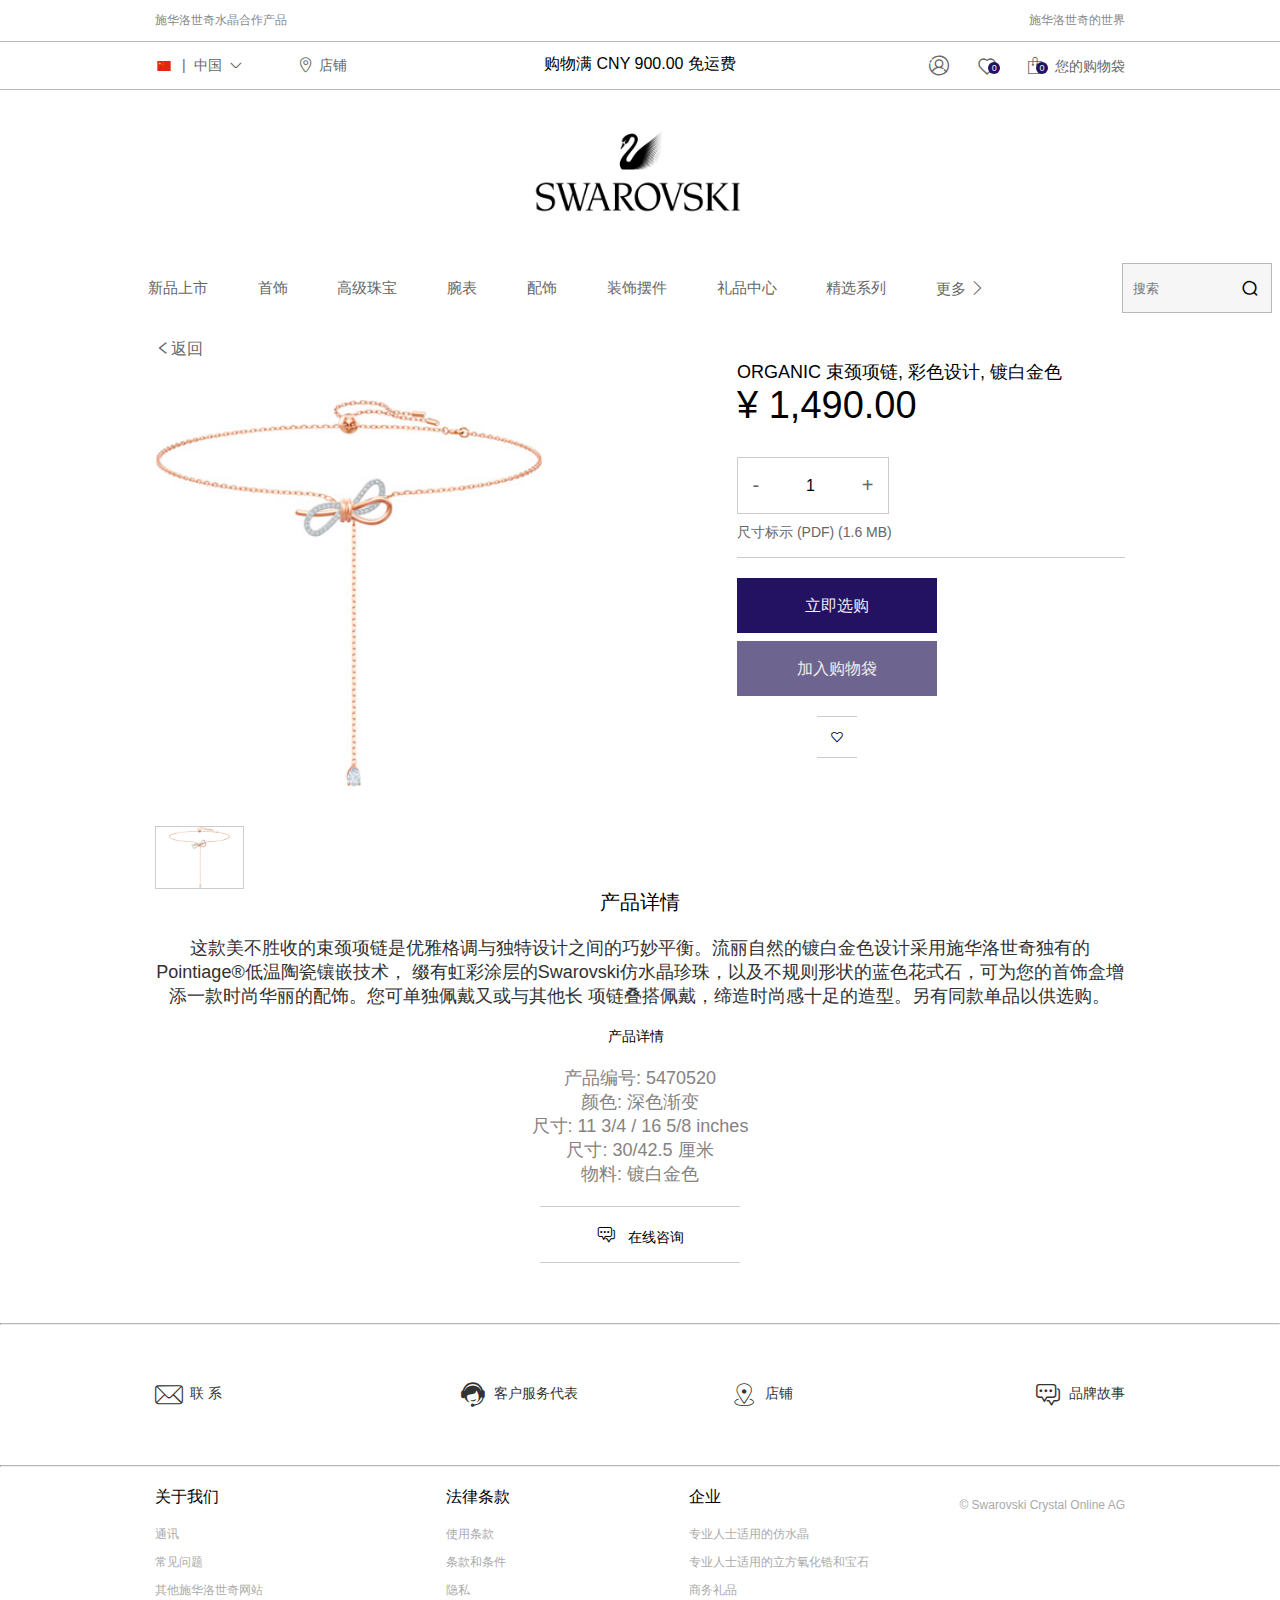
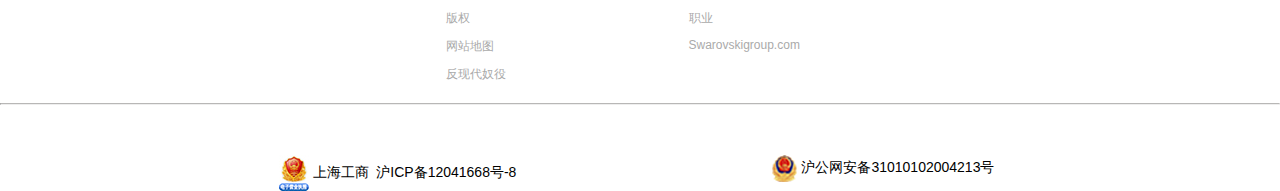
<file: spxq2.html>
<!DOCTYPE html>
<html lang="en">

<head>
    <meta charset="UTF-8">
    <meta name="viewport" content="width=device-width, initial-scale=1.0">
    <meta name="description" content="施华洛世奇官方网上商城，精心甄选迷人的水晶首饰、时尚配饰、家居装饰、手表和塑像，以及包含浓浓情意的礼品。">
    <meta http-equiv="X-UA-Compatible" content="ie=edge">
    <!-- 毛毛原始的链入 -->
    <link rel="shortcut icon" href="favicon6.png">
    <link rel="stylesheet" href="css/base.css">
    <link rel="stylesheet" href="less/common.css">
    <!-- 小阳的链入 -->
    <link rel="stylesheet" href="css/base01.css">
    <link rel="stylesheet" href="font/iconfont.css">
    <link rel="stylesheet" href="css/spxq.css">
    <link rel="stylesheet" href="css/new.css">
    <link rel="stylesheet" href="less/indexadapter.css">
    <!-- 放大镜的链入 -->
    <link rel="stylesheet" href="css/enlarge.css">
    <base target="_blank" />
    <title>Crystal Jewelry, Accessories, Watches and Figurines</title>
</head>

<body>
    <!-- 头部开始 -->
    <div class="header">
        <!-- navbar部分开始 -->
        <div class="nav">
            <div class="w">
                <h2 class="clearfix">
                    <a class="fl" href="javascript:;">施华洛世奇水晶合作产品</a>
                    <a class="fr" href="javascript:;">施华洛世奇的世界</a>
                </h2>
            </div>
        </div>
        <!-- navbar部分结束 -->
        <!-- userbar部分开始 -->
        <div class="userbar">
            <div class="w">
                <div class="userflex">
                    <div class="left">
                        <a class="china" href="javascript:;">
                            <img src="upload/gq.png" alt="">
                            <span>|</span>
                            <em>中国</em>
                            <i class="iconfont">&#xe731;</i>
                        </a>
                        <a class="map" href="javascript:;">
                            <i class="iconfont">&#xe648;</i>
                            <span>店铺</span>
                        </a>
                    </div>
                    <div class="center">购物满 CNY 900.00 免运费</div>
                    <div class="right">
                        <a class="login" href="login.html" target="_self">
                            <i class="iconfont">&#xe603;</i>
                            <span>登录</span>
                        </a>
                        <a class="gift" href="javascript:;">
                            <i class="iconfont">&#xe608;</i>
                            <em class="giftnum">0</em>
                            <span>手机礼品列表</span>
                        </a>
                        <a class="shopcar" href="javascript:;">
                            <i class="iconfont">&#xe60f;</i>
                            <em class="shopcarnum">0</em>
                            <span>您的购物袋</span>
                        </a>
                    </div>
                </div>
            </div>
        </div>
        <!-- userbar结束 -->
        <!-- icon部分开始 -->
        <div class="w">
            <div class="icon">
                <a href="index.html">
                    <img src="images/logo.png" alt="">
                </a>
            </div>
        </div>
        <!-- icon部分结束 -->
        <!-- 主导航开始 -->
        <div class="mouseleave">
            <div class="main-nav">
                <ul class="nav-ul clearfix">
                    <li><a href="list.html">新品上市</a></li>
                    <li><a href="list.html">首饰</a></li>
                    <li><a href="list.html">高级珠宝</a></li>
                    <li><a href="list.html">腕表</a></li>
                    <li><a href="list.html">配饰</a></li>
                    <li><a href="list.html">装饰摆件</a></li>
                    <li><a href="list.html">礼品中心</a></li>
                    <li><a href="list.html">精选系列</a></li>
                    <li><a href="list.html">潮流时尚</a></li>
                    <li><a href="list.html">会籍</a></li>
                    <li><a href="list.html">更多<span class="iconfont">&#xe601;</span></a></li>
                </ul>
                <div class="search">
                    <input type="text" placeholder='搜索'>
                    <i class="iconfont">&#xe621;</i>
                    <ul class="seach_list">

                    </ul>
                </div>

            </div>
            <div class="main-nav-slide">
                <div class="w">
                    <div class="nav-one">
                        <h3>首饰</h3>
                        <div class="allsp">
                            <ul>
                                <li><a href="list.html">项链 <span class="fr iconfont">&#xe612;</span></a></li>
                                <li><a href="list.html">耳环<span class="fr iconfont">&#xe612;</span></a></li>
                                <li><a href="list.html">套装<span class="fr iconfont">&#xe612;</span></a></li>
                                <li><a href="list.html">胸针<span class="fr iconfont">&#xe612;</span></a></li>
                                <li><a href="list.html">男士系列<span class="fr iconfont">&#xe612;</span></a></li>
                                <li><a href="list.html">人气首饰<span class="fr iconfont">&#xe612;</span></a></li>
                            </ul>
                            <ul>
                                <li><a href="list.html">链坠<span class="fr iconfont">&#xe612;</span></a></li>
                                <li><a href="list.html">手链<span class="fr iconfont">&#xe612;</span></a></li>
                                <li><a href="list.html">戒指<span class="fr iconfont">&#xe612;</span></a></li>
                                <li><a href="list.html">SWAROVSKI REMIX COLLECTION<span class="fr iconfont">&#xe612;</span></a></li>
                                <li><a href="list.html">ATELIER SWAROVSKI<span class="fr iconfont">&#xe612;</span></a></li>
                            </ul>
                        </div>
                        <div class="off"> <a href="javascript:;"><i class="iconfont">&#xe730;</i>关闭</a></div>
                    </div>
                    <div class="nav-two">
                        <h3>高级珠宝</h3>
                        <div class="allsp">
                            <ul>
                                <li><a href="list.html">项链 <span class="fr iconfont">&#xe612;</span></a></li>
                                <li><a href="list.html">耳环<span class="fr iconfont">&#xe612;</span></a></li>
                                <li><a href="list.html">戒指<span class=" fr iconfont">&#xe612;</span></a></li>

                            </ul>
                            <ul>
                                <li><a href="list.html">链坠<span class="fr iconfont">&#xe612;</span></a></li>
                                <li><a href="list.html">手链<span class="fr iconfont">&#xe612;</span></a></li>

                            </ul>
                        </div>
                        <div class="off"> <a href="javascript:;"><i class="iconfont">&#xe730;</i>关闭</a></div>
                    </div>
                    <div class="nav-tree">
                        <h3>腕表</h3>
                        <div class="allsp">
                            <ul>
                                <li><a href="list.html">新品上市 <span class="fr iconfont">&#xe612;</span></a></li>
                                <li><a href="list.html">银色<span class="fr iconfont">&#xe612;</span></a></li>
                                <li><a href="list.html">黑色色调<span class="fr iconfont">&#xe612;</span></a></li>
                                <li><a href="list.html">真皮表带<span class="fr iconfont">&#xe612;</span></a></li>
                                <li><a href="list.html">男士系列<span class="fr iconfont">&#xe612;</span></a></li>
                            </ul>
                            <ul>
                                <li><a href="list.html">玫瑰金色调<span class="fr iconfont">&#xe612;</span></a></li>
                                <li><a href="list.html">金色<span class="fr iconfont">&#xe612;</span></a></li>
                                <li><a href="list.html">金属手链<span class="fr iconfont">&#xe612;</span></a></li>
                                <li><a href="list.html">织物表带与仿水晶表带<span class="fr iconfont">&#xe612;</span></a></li>
                            </ul>
                        </div>
                        <div class="off"> <a href="javascript:;"><i class="iconfont">&#xe730;</i>关闭</a></div>
                    </div>
                    <div class="nav-four ">
                        <h3>配饰</h3>
                        <div class="allsp">
                            <ul>
                                <li><a href="list.html">圆珠笔 <span class="fr iconfont">&#xe612;</span></a></li>
                                <li><a href="list.html">USB配饰<span class="fr iconfont">&#xe612;</span></a></li>
                                <li><a href="list.html">套装<span class="fr iconfont">&#xe612;</span></a></li>
                                <li><a href="list.html">手袋<span class="fr iconfont">&#xe612;</span></a></li>
                                <li><a href="list.html">时尚手册<span class="fr iconfont">&#xe612;</span></a></li>
                            </ul>
                            <ul>
                                <li><a href="list.html">手机壳<span class="fr iconfont">&#xe612;</span></a></li>
                                <li><a href="list.html">钥匙扣<span class="fr iconfont">&#xe612;</span></a></li>
                                <li><a href="list.html">发饰<span class="fr iconfont">&#xe612;</span></a></li>
                                <li><a href="list.html">名片套<span class="fr iconfont">&#xe612;</span></a></li>
                            </ul>
                        </div>
                        <div class="off"> <a href="javascript:;"><i class="iconfont">&#xe730;</i>关闭</a></div>
                    </div>
                    <div class="nav-five">
                        <h3>装饰摆件</h3>
                        <div class="allsp">
                            <ul>
                                <li><a href="list.html">圣诞 <span class="fr iconfont">&#xe612;</span></a></li>
                                <li><a href="list.html">小熊物语<span class="fr iconfont">&#xe612;</span></a></li>
                                <li><a href="list.html">家饰系列<span class="fr iconfont">&#xe612;</span></a></li>
                                <li><a href="list.html">SCS独家产品<span class="fr iconfont">&#xe612;</span></a></li>
                                <li><a href="list.html">宝贝降生<span class="fr iconfont">&#xe612;</span></a></li>
                            </ul>
                            <ul>
                                <li><a href="list.html">迪士尼<span class="fr iconfont">&#xe612;</span></a></li>
                                <li><a href="list.html">卡通形象<span class="fr iconfont">&#xe612;</span></a></li>
                                <li><a href="list.html">亚洲图案<span class="fr iconfont">&#xe612;</span></a></li>
                                <li><a href="list.html">特别版<span class="fr iconfont">&#xe612;</span></a></li>
                                <li><a href="list.html">以大自然为创作灵感<span class="fr iconfont">&#xe612;</span></a></li>
                            </ul>
                        </div>
                        <div class="off"> <a href="javascript:;"><i class="iconfont">&#xe730;</i>关闭</a></div>
                    </div>
                    <div class="nav-six">
                        <h3>礼品中心</h3>
                        <div class="allsp">
                            <ul>
                                <li><a href="list.html">热卖单品<span class="fr iconfont">&#xe612;</span></a></li>
                                <li><a href="list.html">闪耀家居<span class="fr iconfont">&#xe612;</span></a></li>
                                <li><a href="list.html">可变造型首饰<span class="fr iconfont">&#xe612;</span></a></li>
                                <li><a href="list.html">送给他<span class="fr iconfont">&#xe612;</span></a></li>
                                <li><a href="list.html">经典馈赠<span class="fr iconfont">&#xe612;</span></a></li>
                                <li><a href="list.html">浪漫惊喜<span class="fr iconfont">&#xe612;</span></a></li>
                            </ul>
                            <ul>
                                <li><a href="list.html">超值之选<span class="fr iconfont">&#xe612;</span></a></li>
                                <li><a href="list.html">生日礼物<span class="fr iconfont">&#xe612;</span></a></li>
                                <li><a href="list.html">礼物套装<span class="fr iconfont">&#xe612;</span></a></li>
                                <li><a href="list.html">独家仿水晶礼物<span class="fr iconfont">&#xe612;</span></a></li>
                                <li><a href="list.html">闪耀礼物<span class="fr iconfont">&#xe612;</span></a></li>
                            </ul>
                        </div>
                        <div class="off"> <a href="javascript:;"><i class="iconfont">&#xe730;</i>关闭</a></div>
                    </div>
                    <div class="nav-seven">
                        <h3>精选系列</h3>
                        <div class="allsp">
                            <ul>
                                <li><a href="list.html">ICONIC系列 <span class="fr iconfont">&#xe612;</span></a></li>
                                <li><a href="list.html">情人节系列<span class="fr iconfont">&#xe612;</span></a></li>

                            </ul>
                            <ul>
                                <li><a href="list.html">自然风光系列<span class="fr iconfont">&#xe612;</span></a></li>
                                <li><a href="list.html">迪士尼系列<span class="fr iconfont">&#xe612;</span></a></li>

                            </ul>
                        </div>
                        <div class="off"> <a href="javascript:;"><i class="iconfont">&#xe730;</i>关闭</a></div>
                    </div>
                    <div class="nav-eight">

                        <h3>潮流时尚</h3>
                        <div class="allsp">
                            <ul>
                                <li><a href="list.html">时尚博文 <span class="fr iconfont">&#xe612;</span></a></li>

                            </ul>
                            <ul>
                                <li><a href="list.html">#FOLLOWTHELIGHT<span class="fr iconfont">&#xe612;</span></a></li>

                            </ul>
                        </div>
                        <div class="off"> <a href="javascript:;"><i class="iconfont">&#xe730;</i>关闭</a></div>
                    </div>
                </div>
            </div>
        </div>

    </div>
    <!-- 主导航结束 -->
    <!-- 头部结束 -->
    <!-- 移动端头部开始 -->
    <div class="moblie-header">
        <div class="w">
            <div class="moblie-logo">
                <div class="moblie-left">
                    <a class="sidbar" href="javascript:;"><img src="images/silder.png" alt=""></a>
                    <a class="iconfont map" href="javascript:;">&#xe648;</a>
                </div>
                <div class="moblie-center">
                    <a href="index.html">
                        <img src="images/brandlogo.svg" alt="">
                    </a>
                </div>
                <div class="moblie-right">
                    <a class="gift" href="javascript:;">
                        <i class="iconfont">&#xe608;</i>
                        <em class="giftnum">0</em>
                    </a>
                    <a class="shopcar" href="javascript:;">
                        <i class="iconfont">&#xe60f;</i>
                        <em class="shopcarnum">0</em>
                    </a>
                </div>
            </div>
            <div class="moblie-seach">
                <input type="text" placeholder="搜索">
                <i class="iconfont">&#xe621;</i>
                <ul class="moblie-seach_list keyup">

                </ul>
            </div>
        </div>
    </div>
    <!-- 移动端头部结束 -->
    <!-- 测导航栏开始 -->
    <div class="mobilesidbar">
        <div class="mainsidbar">
            <div class="S-title">
                <a href="login.html" target="_self"> <span class="iconfont">&#xe613;</span></a>
                <i class="iconfont">&#xe732;</i>
            </div>
            <div class="mobileS-seach">
                <input type="text" placeholder="搜索">
                <span class="iconfont">&#xe644;</span>
                <ul class="mobileS_seach_list keyup">

                </ul>
            </div>
            <div class="sibarlist">
                <ul>
                    <li>
                        <a href="javascript:;"><span>新品上市</span><i class="iconfont">&#xe733;</i></a>
                        <div class="lists">
                            <a href="#"><span>新品上市</span><i class="iconfont">&#xe612;</i></a>
                        </div>
                    </li>
                    <li>
                        <a href="javascript:;"><span>首饰</span><i class="iconfont">&#xe733;</i></a>
                        <div class="lists">
                            <a href="list.html"><span>首饰</span><i class="iconfont">&#xe612;</i></a>
                            <a href="list.html"><span>项链</span><i class="iconfont">&#xe612;</i></a>
                            <a href="list.html"><span>链坠</span><i class="iconfont">&#xe612;</i></a>
                            <a href="list.html"><span>耳环</span><i class="iconfont">&#xe612;</i></a>
                            <a href="list.html"><span>手链</span><i class="iconfont">&#xe612;</i></a>
                            <a href="list.html"><span>套装</span><i class="iconfont">&#xe612;</i></a>
                            <a href="list.html"><span>戒指</span><i class="iconfont">&#xe612;</i></a>
                            <a href="list.html"><span>胸针</span><i class="iconfont">&#xe612;</i></a>
                            <a href="list.html"><span>SWAROVSKI REMIX COLLECTION</span><i class="iconfont">&#xe612;</i></a>
                            <a href="list.html"><span>男士系列</span><i class="iconfont">&#xe612;</i></a>
                            <a href="list.html"><span>ATELIER SWAROVSKI</span><i class="iconfont">&#xe612;</i></a>
                            <a href="list.html"><span>人气首饰</span><i class="iconfont">&#xe612;</i></a>
                        </div>
                    </li>
                    <li>
                        <a href="javascript:;"><span>高级珠宝</span><i class="iconfont">&#xe733;</i></a>
                        <div class="lists">
                            <a href="list.html"><span>高级珠宝</span><i class="iconfont">&#xe612;</i></a>
                            <a href="list.html"><span>项链</span><i class="iconfont">&#xe612;</i></a>
                            <a href="list.html"><span>链坠</span><i class="iconfont">&#xe612;</i></a>
                            <a href="list.html"><span>耳环</span><i class="iconfont">&#xe612;</i></a>
                            <a href="list.html"><span>手链</span><i class="iconfont">&#xe612;</i></a>
                            <a href="list.html"><span>戒指</span><i class="iconfont">&#xe612;</i></a>
                        </div>
                    </li>
                    <li>
                        <a href="javascript:;"><span>腕表</span><i class="iconfont">&#xe733;</i></a>
                        <div class="lists">
                            <a href="list.html"><span>腕表</span><i class="iconfont">&#xe612;</i></a>
                            <a href="list.html"><span>新品上市</span><i class="iconfont">&#xe612;</i></a>
                            <a href="list.html"><span>玫瑰金色调</span><i class="iconfont">&#xe612;</i></a>
                            <a href="list.html"><span>银色</span><i class="iconfont">&#xe612;</i></a>
                            <a href="list.html"><span>金色</span><i class="iconfont">&#xe612;</i></a>
                            <a href="list.html"><span>黑色色调</span><i class="iconfont">&#xe612;</i></a>
                            <a href="list.html"><span>金属手链</span><i class="iconfont">&#xe612;</i></a>
                            <a href="list.html"><span>真皮表带</span><i class="iconfont">&#xe612;</i></a>
                            <a href="list.html"><span>织物表带与仿水晶表带</span><i class="iconfont">&#xe612;</i></a>
                            <a href="list.html"><span>男士自动机械腕表</span><i class="iconfont">&#xe612;</i></a>
                        </div>
                    </li>
                    <li>
                        <a href="javascript:;"><span>配饰</span><i class="iconfont">&#xe733;</i></a>
                        <div class="lists">
                            <a href="list.html"><span>配饰</span><i class="iconfont">&#xe612;</i></a>
                            <a href="list.html"><span>圆珠笔</span><i class="iconfont">&#xe612;</i></a>
                            <a href="list.html"><span>手机壳</span><i class="iconfont">&#xe612;</i></a>
                            <a href="list.html"><span>USB配饰</span><i class="iconfont">&#xe612;</i></a>
                            <a href="list.html"><span>钥匙扣</span><i class="iconfont">&#xe612;</i></a>
                            <a href="list.html"><span>太阳眼镜</span><i class="iconfont">&#xe612;</i></a>
                            <a href="list.html"><span>发饰</span><i class="iconfont">&#xe612;</i></a>
                            <a href="list.html"><span>手袋</span><i class="iconfont">&#xe612;</i></a>
                            <a href="list.html"><span>名片套</span><i class="iconfont">&#xe612;</i></a>
                            <a href="list.html"><span>时尚手册</span><i class="iconfont">&#xe612;</i></a>
                        </div>
                    </li>
                    <li>
                        <a href="javascript:;"><span>装饰摆件</span><i class="iconfont">&#xe733;</i></a>
                        <div class="lists">
                            <a href="list.html"><span>装饰摆件</span><i class="iconfont">&#xe612;</i></a>
                            <a href="list.html"><span>圣诞</span><i class="iconfont">&#xe612;</i></a>
                            <a href="list.html"><span>迪士尼</span><i class="iconfont">&#xe612;</i></a>
                            <a href="list.html"><span>小熊物语</span><i class="iconfont">&#xe612;</i></a>
                            <a href="list.html"><span>卡通形象</span><i class="iconfont">&#xe612;</i></a>
                            <a href="list.html"><span>家饰系列</span><i class="iconfont">&#xe612;</i></a>
                            <a href="list.html"><span>亚洲图案</span><i class="iconfont">&#xe612;</i></a>
                            <a href="list.html"><span>SCS独家产品</span><i class="iconfont">&#xe612;</i></a>
                            <a href="list.html"><span>特别版</span><i class="iconfont">&#xe612;</i></a>
                            <a href="list.html"><span>宝贝降生</span><i class="iconfont">&#xe612;</i></a>
                            <a href="list.html"><span>以大自然为创作灵感</span><i class="iconfont">&#xe612;</i></a>
                        </div>
                    </li>
                    <li>
                        <a href="javascript:;"><span>礼品中心</span><i class="iconfont">&#xe733;</i></a>
                        <div class="lists">
                            <a href="list.html"><span>礼品中心</span><i class="iconfont">&#xe612;</i></a>
                            <a href="list.html"><span>热卖单品</span><i class="iconfont">&#xe612;</i></a>
                            <a href="list.html"><span>超值之选</span><i class="iconfont">&#xe612;</i></a>
                            <a href="list.html"><span>闪耀家居</span><i class="iconfont">&#xe612;</i></a>
                            <a href="list.html"><span>生日礼物</span><i class="iconfont">&#xe612;</i></a>
                            <a href="list.html"><span>可变造型首饰</span><i class="iconfont">&#xe612;</i></a>
                            <a href="list.html"><span>礼物套装</span><i class="iconfont">&#xe612;</i></a>
                            <a href="list.html"><span>送给他</span><i class="iconfont">&#xe612;</i></a>
                            <a href="list.html"><span>独家仿水晶礼物</span><i class="iconfont">&#xe612;</i></a>
                            <a href="list.html"><span>经典馈赠</span><i class="iconfont">&#xe612;</i></a>
                            <a href="list.html"><span>闪耀礼物</span><i class="iconfont">&#xe612;</i></a>
                            <a href="list.html"><span>浪漫惊喜</span><i class="iconfont">&#xe612;</i></a>
                        </div>
                    </li>
                    <li>
                        <a href="javascript:;"><span>精选系列</span><i class="iconfont">&#xe733;</i></a>
                        <div class="lists">
                            <a href="list.html"><span>精选系列</span><i class="iconfont">&#xe612;</i></a>
                            <a href="list.html"><span>ICONIC系列</span><i class="iconfont">&#xe612;</i></a>
                            <a href="list.html"><span>自然风光系列</span><i class="iconfont">&#xe612;</i></a>
                            <a href="list.html"><span>情人节系列</span><i class="iconfont">&#xe612;</i></a>
                            <a href="list.html"><span>迪士尼系列</span><i class="iconfont">&#xe612;</i></a>

                        </div>
                    </li>
                    <li>
                        <a href="javascript:;"><span>潮流时尚</span><i class="iconfont">&#xe733;</i></a>
                        <div class="lists">
                            <a href="list.html"><span>潮流时尚</span><i class="iconfont">&#xe612;</i></a>
                            <a href="list.html"><span>时尚博文</span><i class="iconfont">&#xe612;</i></a>
                            <a href="list.html"><span>#FOLLOWTHELIGHT</span><i class="iconfont">&#xe612;</i></a>
                        </div>
                    </li>
                    <li>
                        <a href="javascript:;"><span>会籍</span><i class="iconfont">&#xe733;</i></a>
                        <div class="lists">
                            <a href="javascript:;"><span>会籍</span><i class="iconfont">&#xe612;</i></a>
                        </div>
                    </li>
                </ul>
            </div>
            <div class="where">
                <p>国家/地区</p>
                <div><img src="upload/gq.png" alt="">&nbsp;&nbsp;|&nbsp;&nbsp;<span>中国</span> &nbsp;&nbsp;<i><i class="iconfont">&#xe733;</i></i></div>
            </div>
        </div>
    </div>
    <!-- 中间部分开始 -->
    <!-- 商品详情页 -->
    <div class="chanp w">
        <a href="list.html" class="fh">
            <span class="iconfont icon-left">返回</span></a>
        <!-- 商品图片展示 -->
        <div class="trg w enlarge_pane">
            <!-- 左侧 -->
            <!-- 左侧开始 -->
            <div class="t-left">
                <div class="enlarge_pane_contain">
                    <div class="enlarge_pane">
                        <div class="enlarge inline-demo">
                            <div class="wz enlarge_contain">
                                <img src="img/xl.jpg" srcset="img/xl.jpg 480w, img/xl.jpg 1200w, img/xl.jpg 2000w"
                                    sizes="100vw" id="test-img">
                            </div>

                            <a href="img/xl.jpg" class="enlarge_btn" title="Toggle Zoom"></a>
                        </div>
                    </div>
                </div>
                <ul class="tleft-ul">
                    <li class="active"><a href="javascript:;"><img src="img/sm-3.jpg" msrc="xl.jpg"></a></li>
                    <!-- <li><a href="#"><img src="img/sm-2.jpg" msrc="xl-2.jpg"></a></li>
                    <li><a href="#"><img src="img/sm-1.jpg" msrc="xl-3.jpg"></a></li>
                    <li><a href="#"><img src="img/sm-4.jpg" msrc="xl-4.jpg"></a></li> -->
                </ul>
                <!-- 左侧结束 -->
            </div>
            <!-- 右侧开始 -->
            <div class="t-right ">
                <p>ORGANIC 束颈项链, 彩色设计, 镀白金色</p>
                <h2>¥ 1,490.00</h2>
                <div class="jj">
                    <a href="javascript:;" class="reduce">-</a>
                    <input class='count' type="text" readonly value="1">
                    <!-- <input class='count' type="text" readonly value="1"> -->
                    <a href="javascript:;" class="add">+</a>
                </div>
                <a href="javascript:;" class="chc">尺寸标示 (PDF) (1.6 MB)</a>
                <a href="javascript:;"></a>
                <div class="buy">
                    <a href="javascript:;">立即选购</a>
                    <a href="javascript:;" class="jiaru">加入购物袋</a>
                    <p class="xin">
                        <span class="iconfont icon-shoucang" title="收藏"></span></p>
                    <!-- <a href="#" class="iconfont icon-shoucang2" title="收藏"></a> -->
                </div>
            </div>

        </div>
    </div>
    <!-- 右侧结束 -->
    <!-- 商品图片展示结束 -->
    <!-- 商品文字解说 -->
    <div class="jieshuo w">

        <h1>产品详情</h1>
        <p class="ziduo">这款美不胜收的束颈项链是优雅格调与独特设计之间的巧妙平衡。流丽自然的镀白金色设计采用施华洛世奇独有的Pointiage®低温陶瓷镶嵌技术，
            缀有虹彩涂层的Swarovski仿水晶珍珠，以及不规则形状的蓝色花式石，可为您的首饰盒增添一款时尚华丽的配饰。您可单独佩戴又或与其他长
            项链叠搭佩戴，缔造时尚感十足的造型。另有同款单品以供选购。</p>
        <div class="shuju">
            <p>产品详情&nbsp;&nbsp;</p>
            <!-- <span class="iconfont icon-xiangshangjiantou"></span> -->
            <p class="sj-yin">
                产品编号: 5470520 <br>
                颜色: 深色渐变<br>
                尺寸: 11 3/4 / 16 5/8 inches<br>
                尺寸: 30/42.5 厘米<br>
                物料: 镀白金色
            </p>
            <a href="javascript:;" class="zixun"><span class="iconfont icon-zixun"></span>&nbsp;&nbsp;&nbsp;在线咨询</a>
        </div>

    </div>

    <!-- 中间部分结束 -->
    <!-- 尾部开始 -->
    <div class="footer">
        <hr class="line">
        <div class="w">
            <div class="service-box">
                <a href="javascript:;"><span class="iconfont">&#xe647;</span><i>联 系</i></a>
                <a href="javascript:;"><span class="iconfont">&#xe658;</span><i>客户服务代表</i></a>
                <a class="map" href="javascript:;"><span class="iconfont">&#xe642;</span><i>店铺</i></a>
                <a href="javascript:;"><span class="iconfont">&#xe63d;</span><i>品牌故事</i></a>
            </div>
        </div>
        <hr class="line">
        <div class="guanyu">
            <div class="w">
                <ul>
                    <li>
                        <dl>
                            <dt>关于我们</dt>
                            <dd>通讯</dd>
                            <dd>常见问题</dd>
                            <dd>其他施华洛世奇网站</dd>
                        </dl>
                    </li>
                    <li>
                        <dl>
                            <dt>法律条款</dt>
                            <dd>使用条款</dd>
                            <dd>条款和条件</dd>
                            <dd>隐私</dd>
                            <dd>版权</dd>
                            <dd>网站地图</dd>
                            <dd>反现代奴役</dd>
                        </dl>
                    </li>
                    <li>
                        <dl>
                            <dt>企业</dt>
                            <dd>专业人士适用的仿水晶</dd>
                            <dd>专业人士适用的立方氧化锆和宝石</dd>
                            <dd>商务礼品</dd>
                            <dd>职业</dd>
                            <dd>Swarovskigroup.com</dd>

                        </dl>
                    </li>
                    <li>
                        <dl>
                            <dd>© Swarovski Crystal Online AG</dd>
                        </dl>
                    </li>
                </ul>
            </div>
        </div>
        <div class="moblie-guanyu">
            <div class="w">
                <div class="gywm clickhandle">
                    <div class="title">
                        <span>关于我们</span>
                        <i class="fr iconfont">&#xe731;</i>
                    </div>
                    <div class="zankai">
                        <p><a href="#">通讯</a></p>
                        <p><a href="#">常见问题</a></p>
                        <p><a href="#">其他施华乐世奇网站</a></p>
                    </div>
                </div>
                <div class="fltk clickhandle">
                    <div class="title">
                        <span>法律条款</span>
                        <i class="fr iconfont">&#xe731;</i>
                    </div>

                    <div class="zankai">
                        <p><a href="javascript:;">使用条款</a></p>
                        <p><a href="javascript:;">条款和条件</a></p>
                        <p><a href="javascript:;">隐私</a></p>
                        <p><a href="javascript:;">版权</a></p>
                        <p><a href="javascript:;">网站地图</a></p>
                        <p><a href="javascript:;">反现代奴役</a></p>
                    </div>
                </div>
                <div class="qy clickhandle">
                    <div class="title">
                        <span>企业</span>
                        <i class="fr iconfont">&#xe731;</i>
                    </div>

                    <div class="zankai">
                        <p><a href="javascript:;">专业人士适用的仿水晶</a></p>
                        <p><a href="javascript:;">专业人士适用的立方氧化锆和宝石</a></p>
                        <p><a href="javascript:;">商务礼品</a></p>
                        <p><a href="javascript:;">职业</a></p>
                        <p><a href="javascript:;">Swarovskigroup.com</a></p>
                    </div>
                </div>
                <p class="last">
                    © Swarovski Crystal Online AG
                </p>
            </div>
        </div>
        <hr class="line">
        <div class="w">
            <div class="beian">

                <div class="beianleft">
                    <img src="upload/Icongh1.jpg" alt="">
                    <span>上海工商&nbsp;&nbsp;沪ICP备12041668号-8</span>

                </div>
                <div class="beianright">
                    <img src="upload/Icongh2.png" alt="">
                    <span>沪公网安备31010102004213号</span>
                </div>
            </div>
        </div>
    </div>
    <!-- 尾部结束-->
    <!--百度地图部分-->
    <div class="shuru">
        <div class="shuru-seacg">
            <div class="jz">
                <input type="text" placeholder="请输入你要查询的周边内容" id="selectInfo" />
                <button>查询</button>
                <img class="close" src="images/close.png" alt="">
            </div>
        </div>
        <div id="allmap"></div>
    </div>

    <!--百度地图部分-->
    <!--返回顶部开始-->
    <div class="totop ">
        <i class="iconfont">&#xe63a;</i>
    </div>
    <!--返回顶部结束-->
    <!-- 小阳的链入 -->
    <script type="text/javascript" src="http://api.map.baidu.com/api?v=2.0&ak=1kto7kHfjIm93hX5VmDHG71Q5NzR2IbI"></script>

    <script src="js/jquery-1.12.4.js"></script>
    <script src="js/spxq.js"></script>
    <!-- <script src="lib/jquery.zoom.js"></script>  -->
    <script src="js/common.js"></script>
    <!-- 放大镜链入 -->
    <script src="js/baidumapAPI.js"></script>
    <!-- <script src="js/jquery.min.js"></script> -->
    <script>
        window.jQuery || document.write('<script src="js/jquery-1.11.0.min.js"><\/script>')
    </script>
    <script src="js/enlarge.js"></script>
    <script src="js/enlarge.init.js"></script>
    <script type="text/javascript">
        (function ($) {
            $(function () {
                $(".enlarge.inline-demo").data("options", {
                    // 配置参数
                    button: true,
                    hoverZoomWithoutClick: true,
                    delay: 300,
                    flyout: {
                        width: 300,
                        height: 300
                    },
                    placement: "inline", // or inline
                    magnification: 2.8
                });


                $(document).bind("enhance", function () {
                    $("body").addClass("enhanced");
                });

                $(document).trigger("enhance");
            });
        }(jQuery));
    </script>
</body>

</html>
</file>
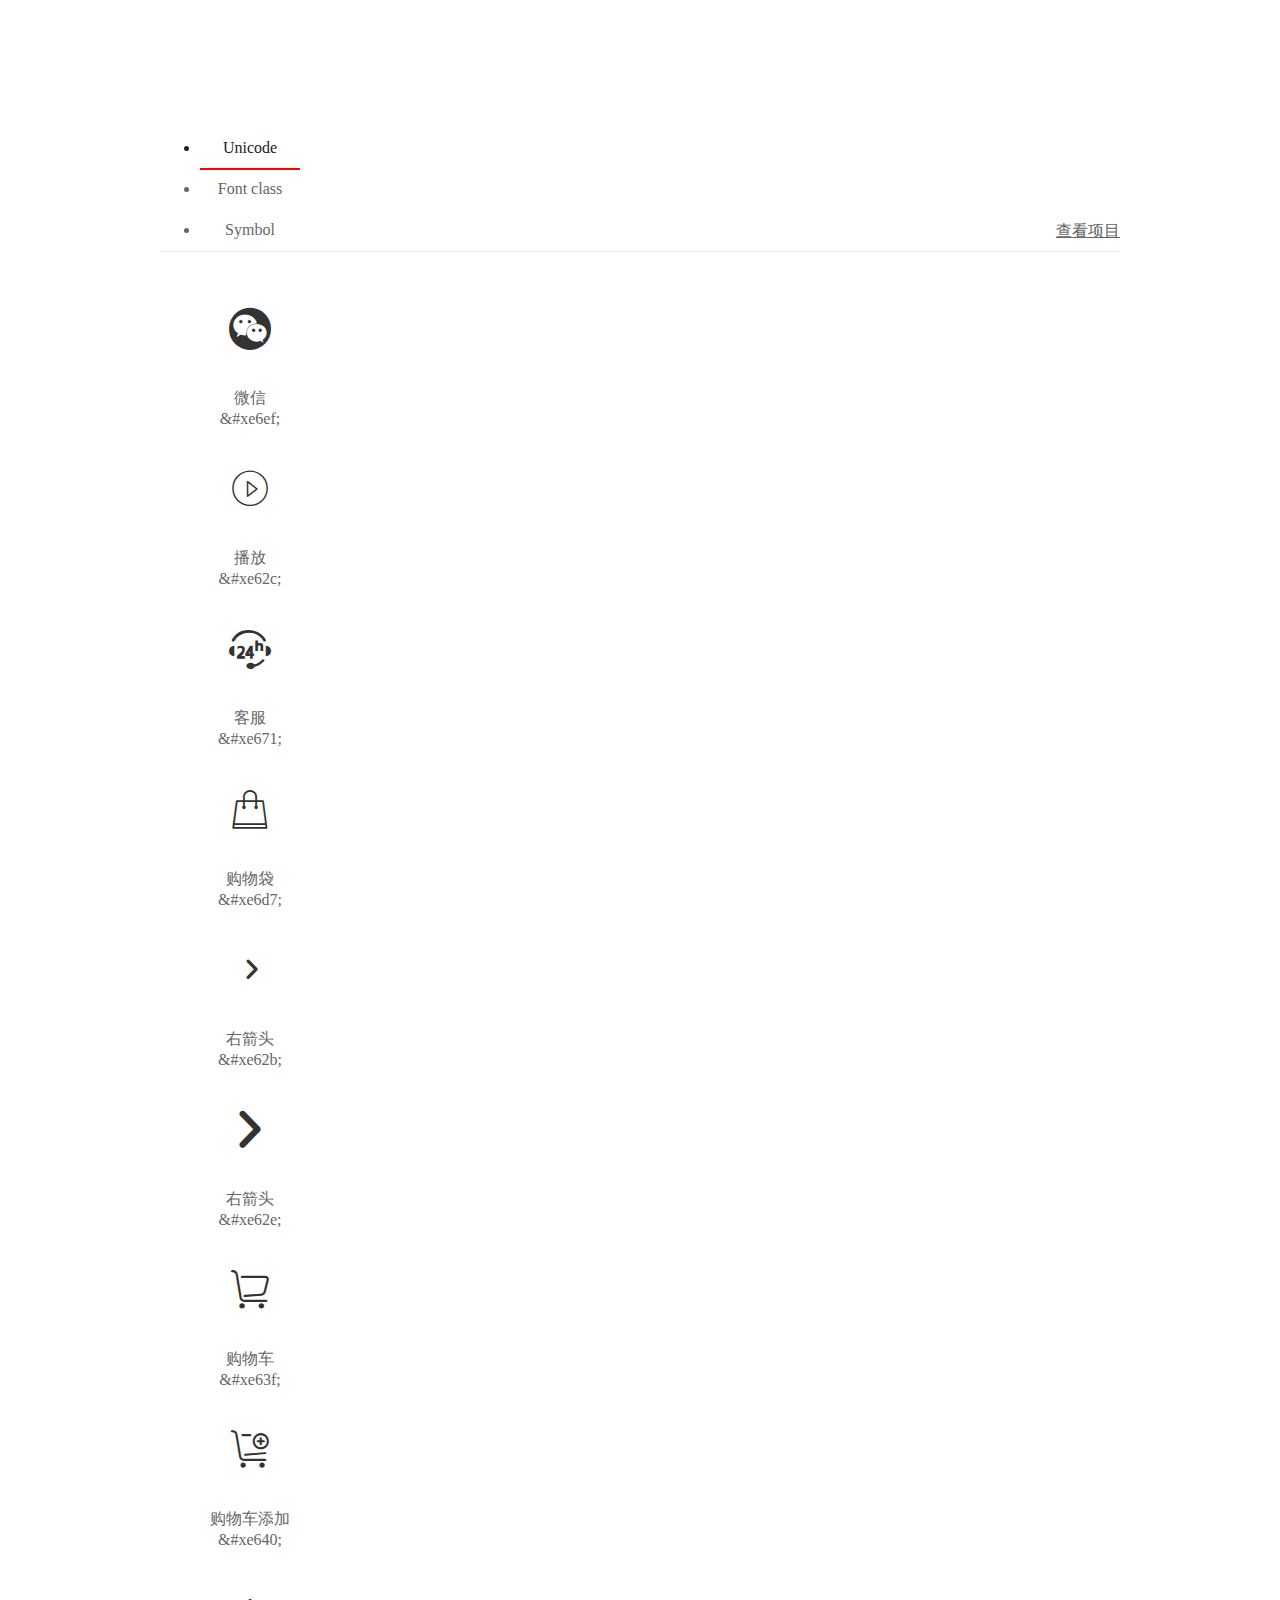
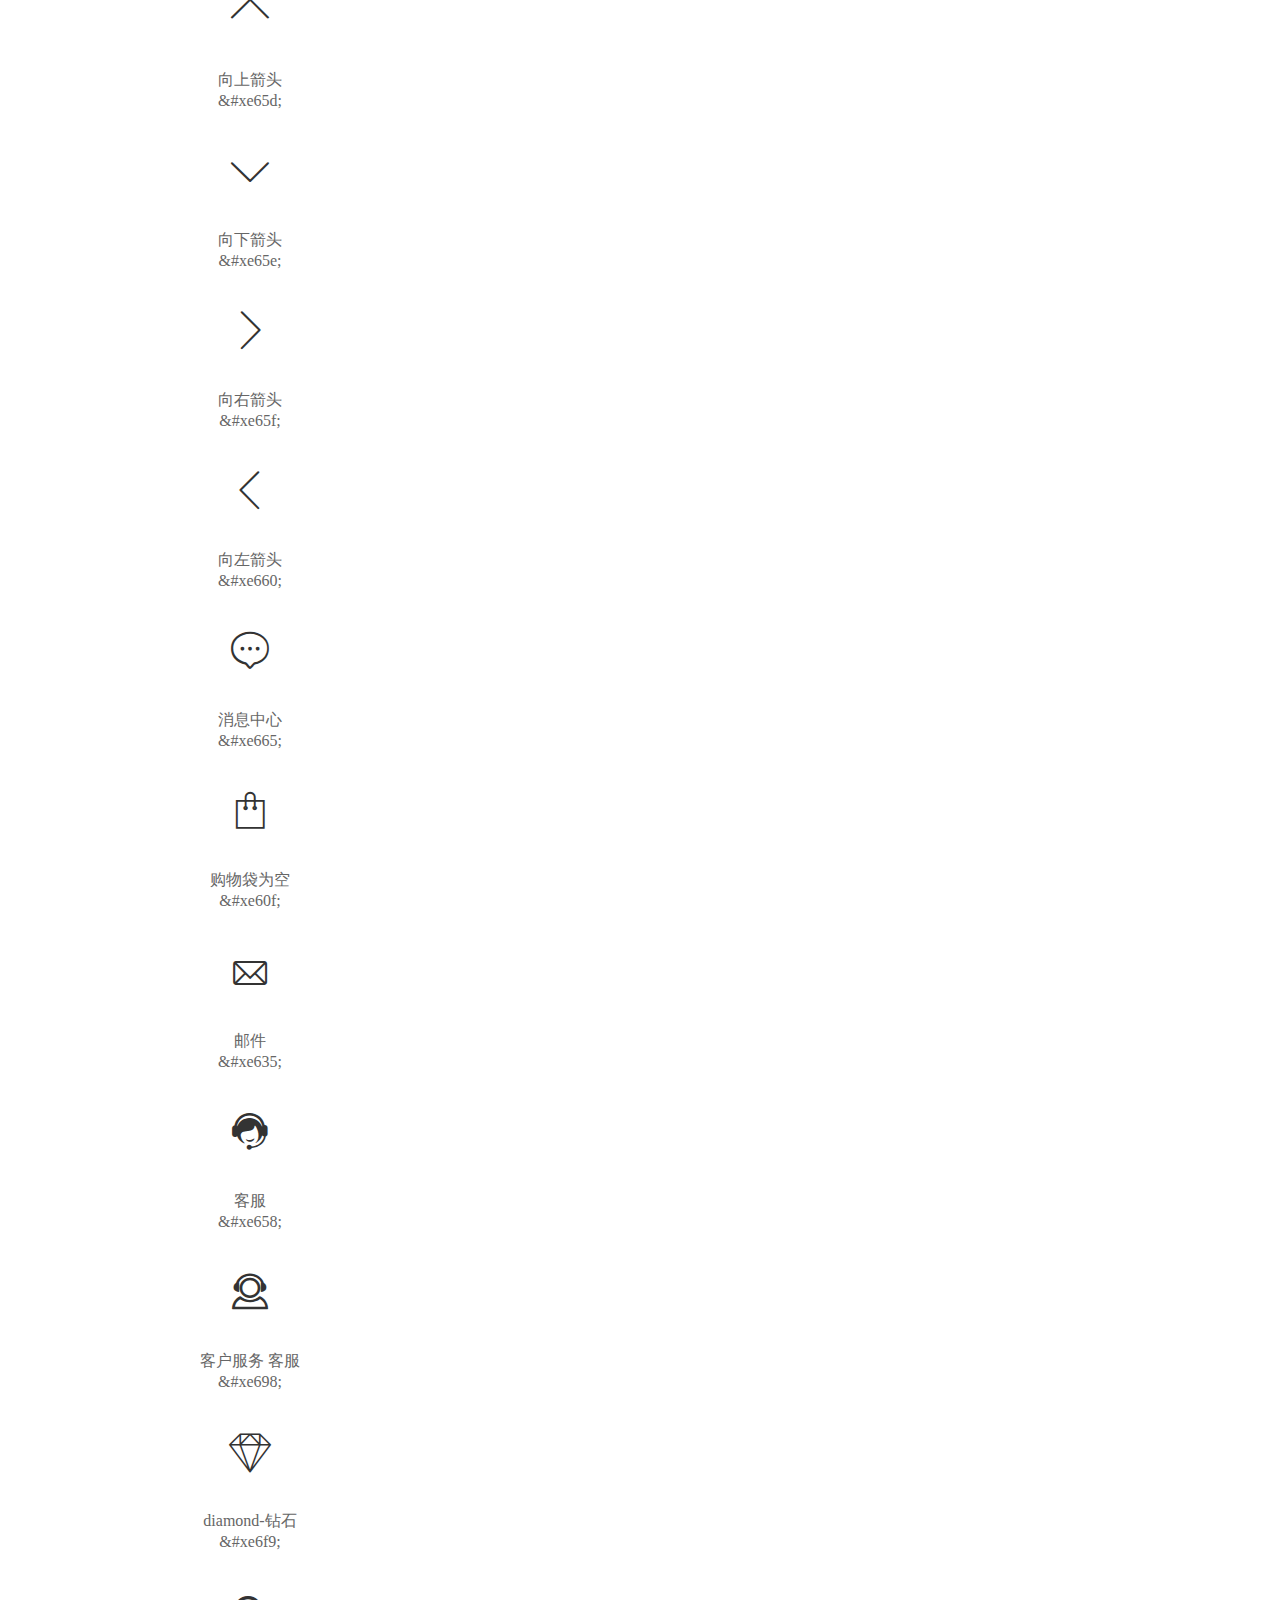
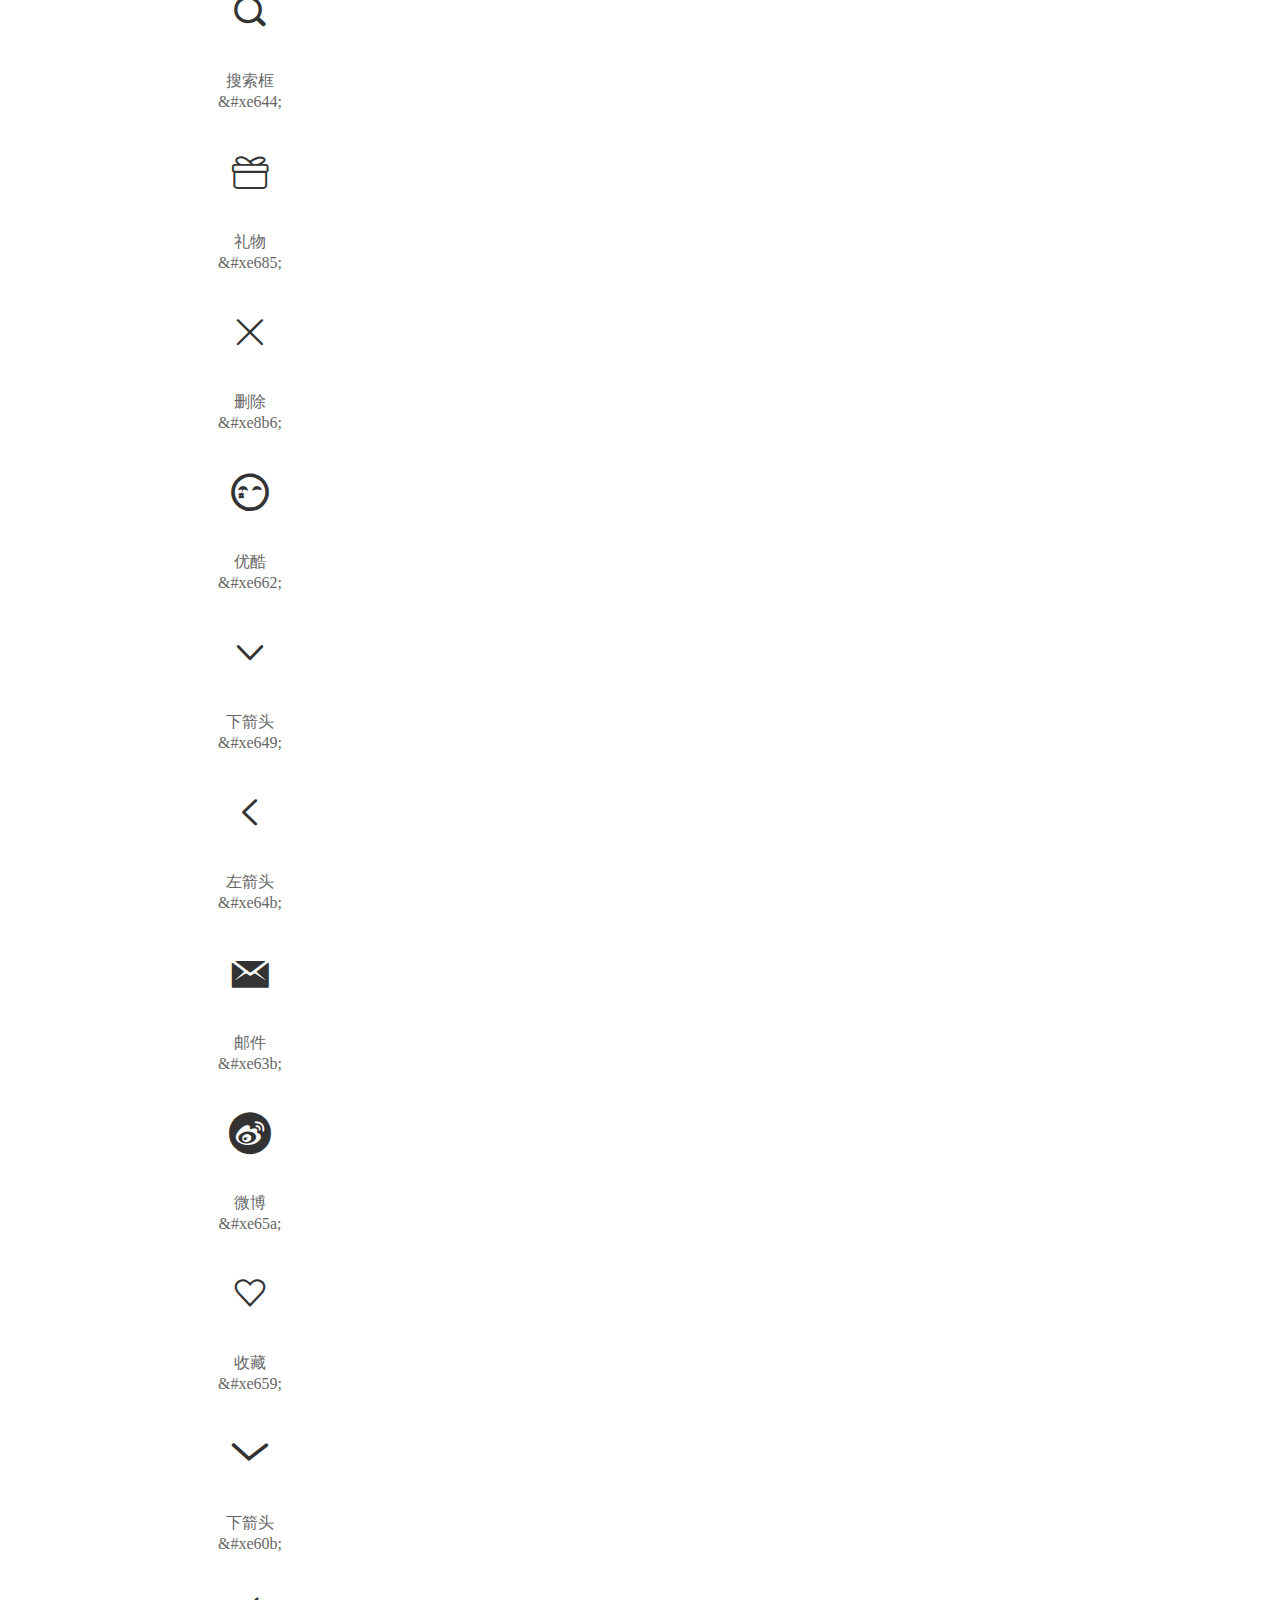
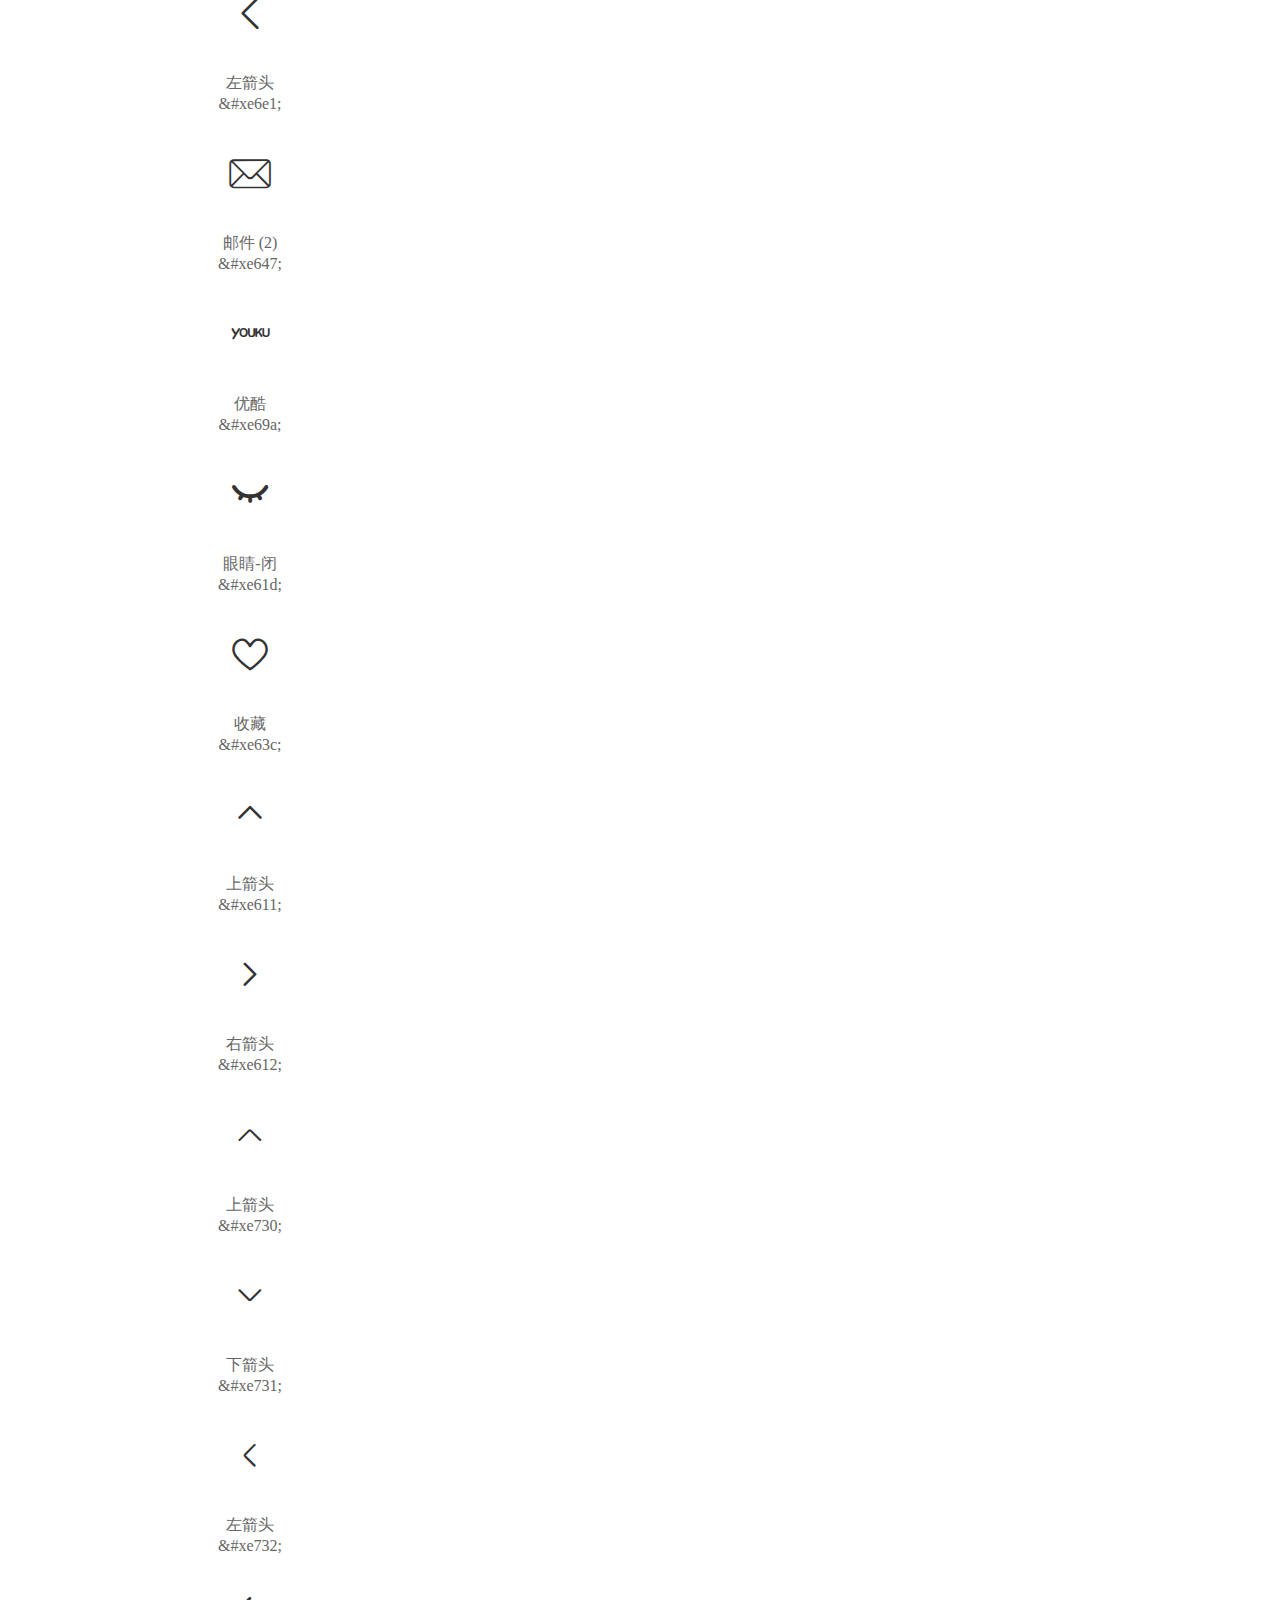
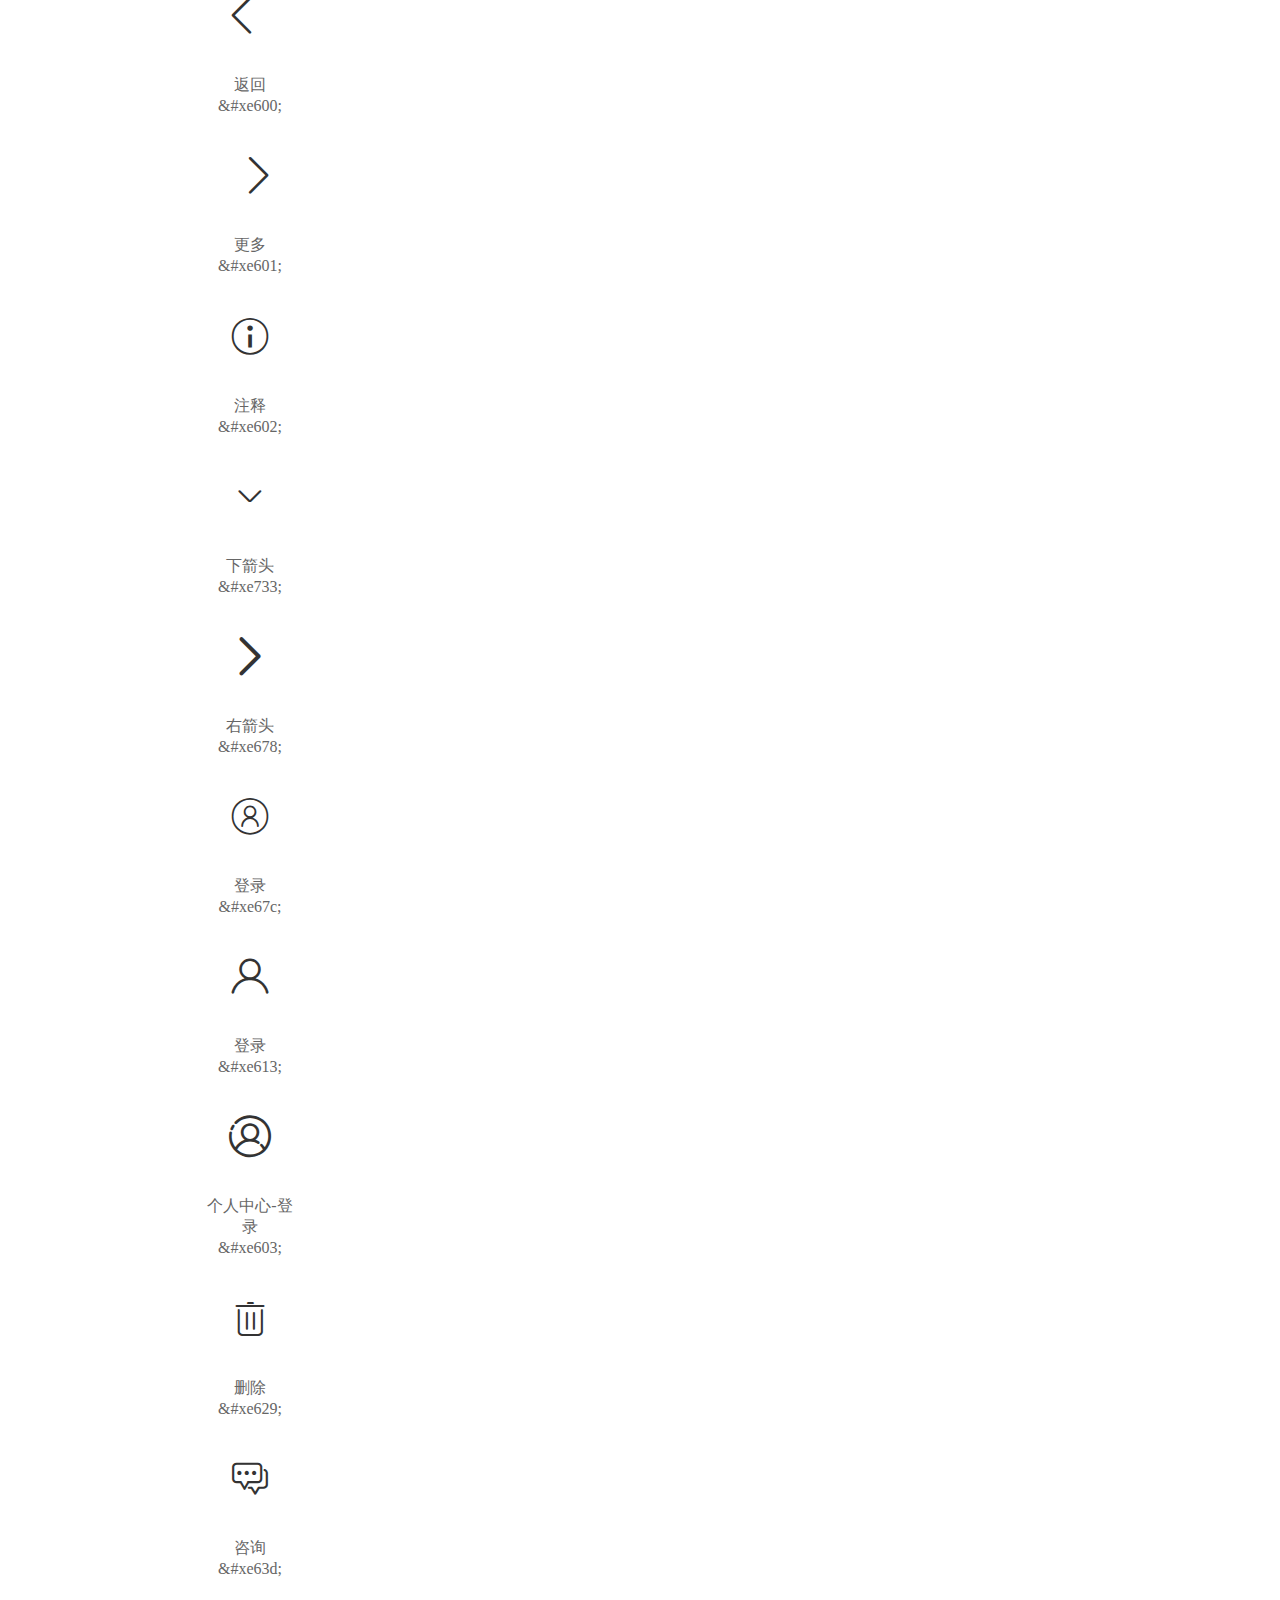
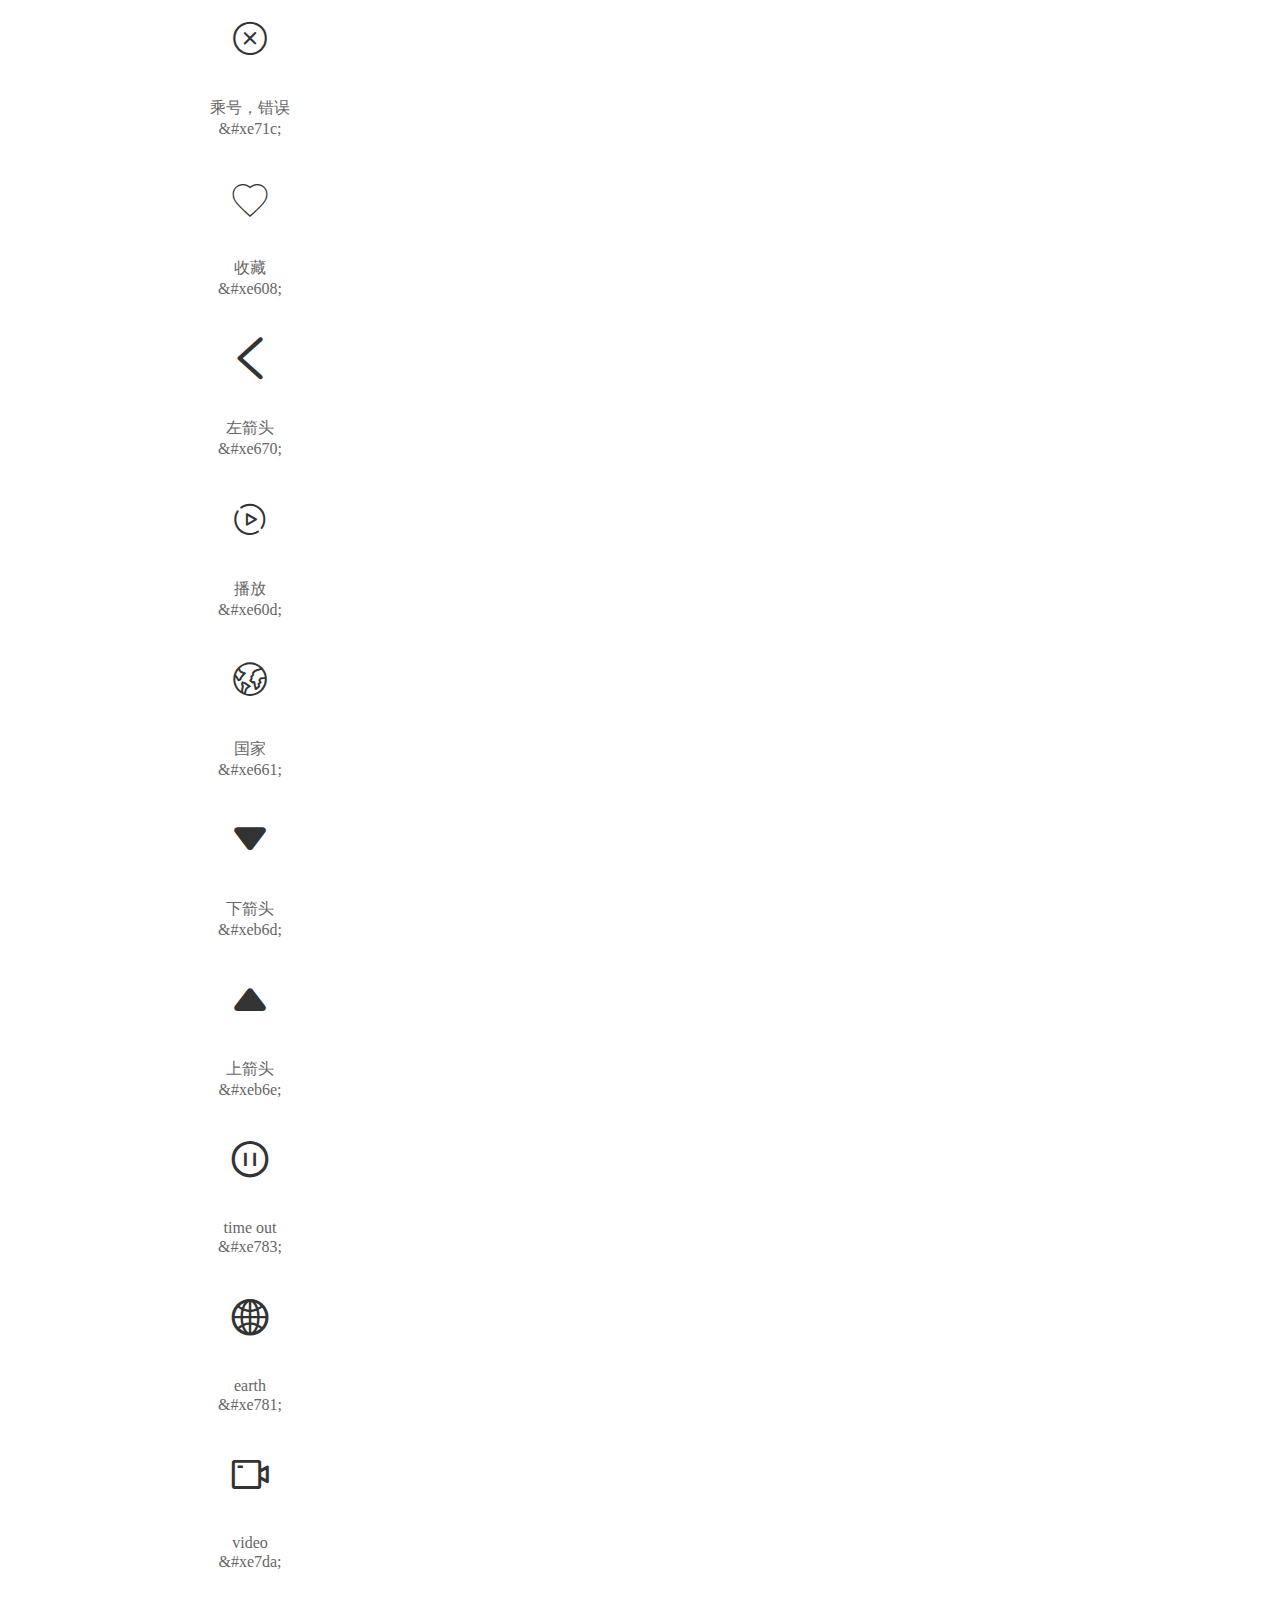
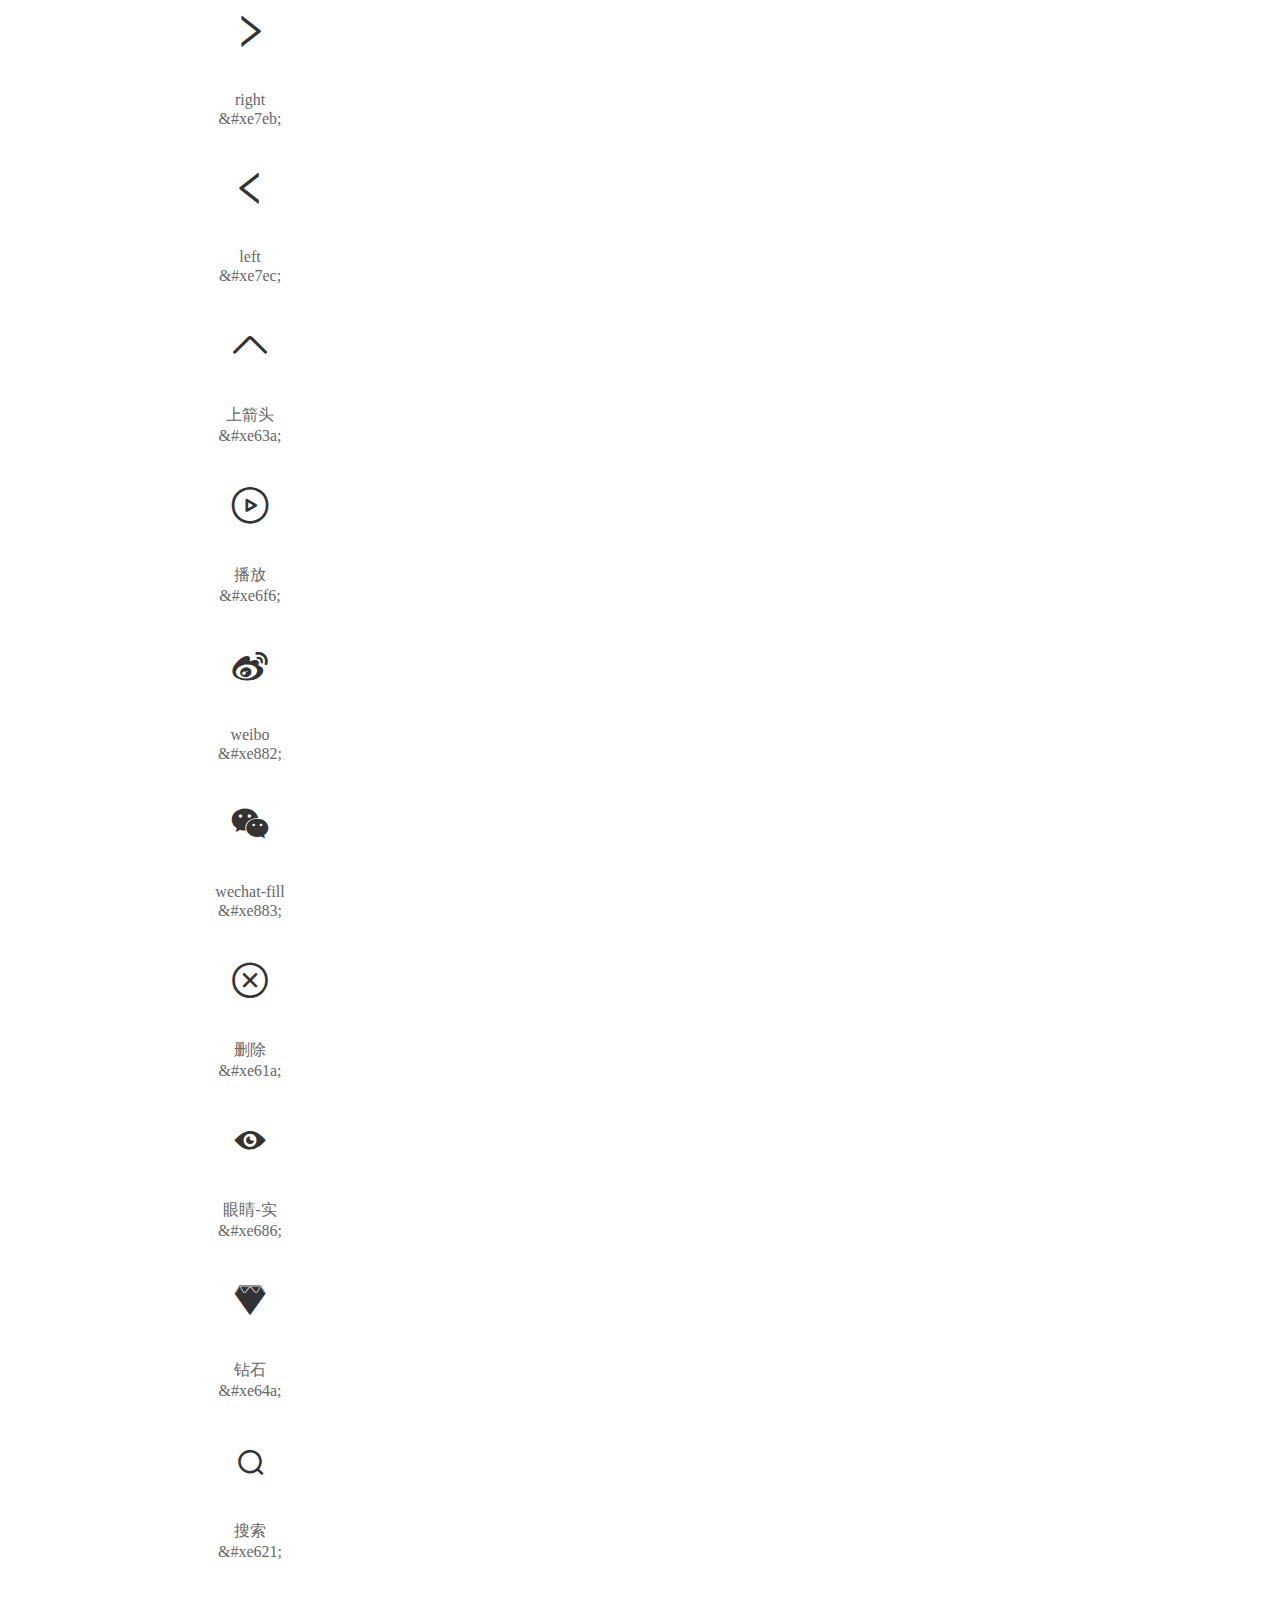
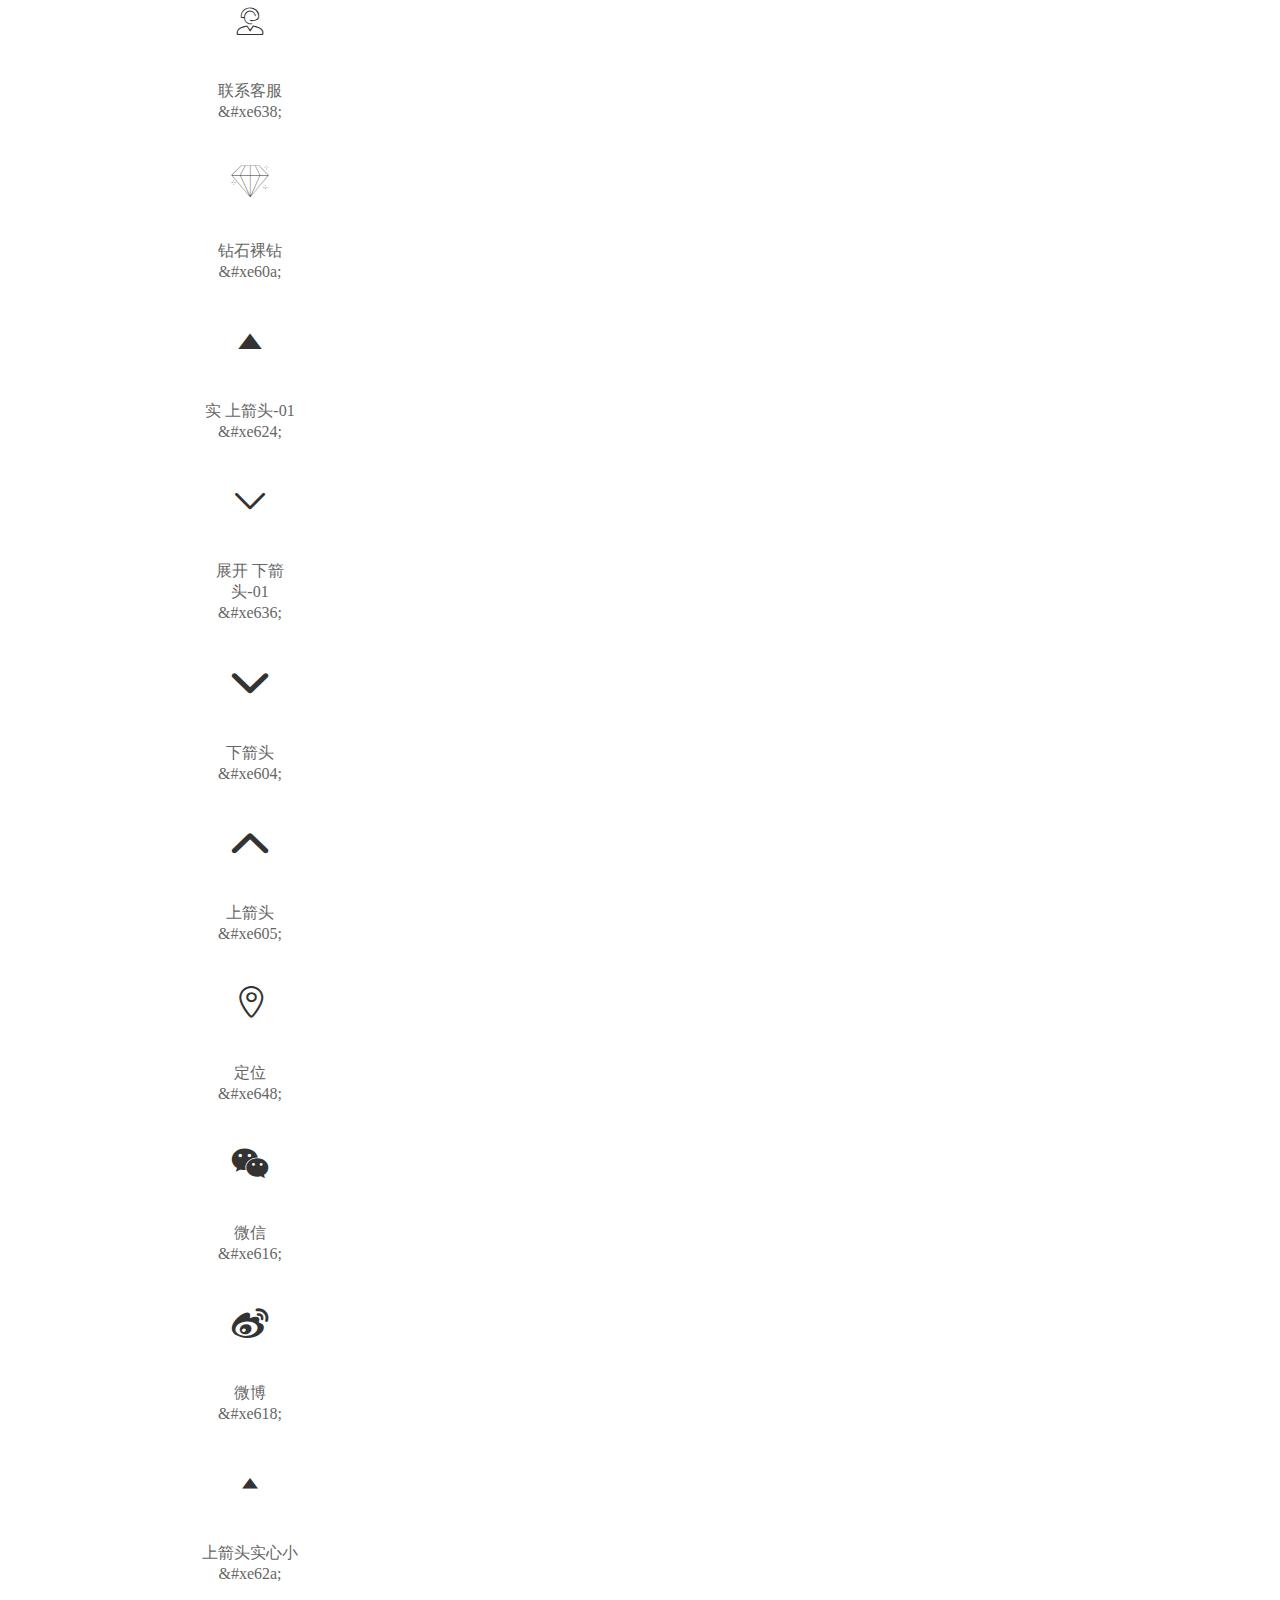
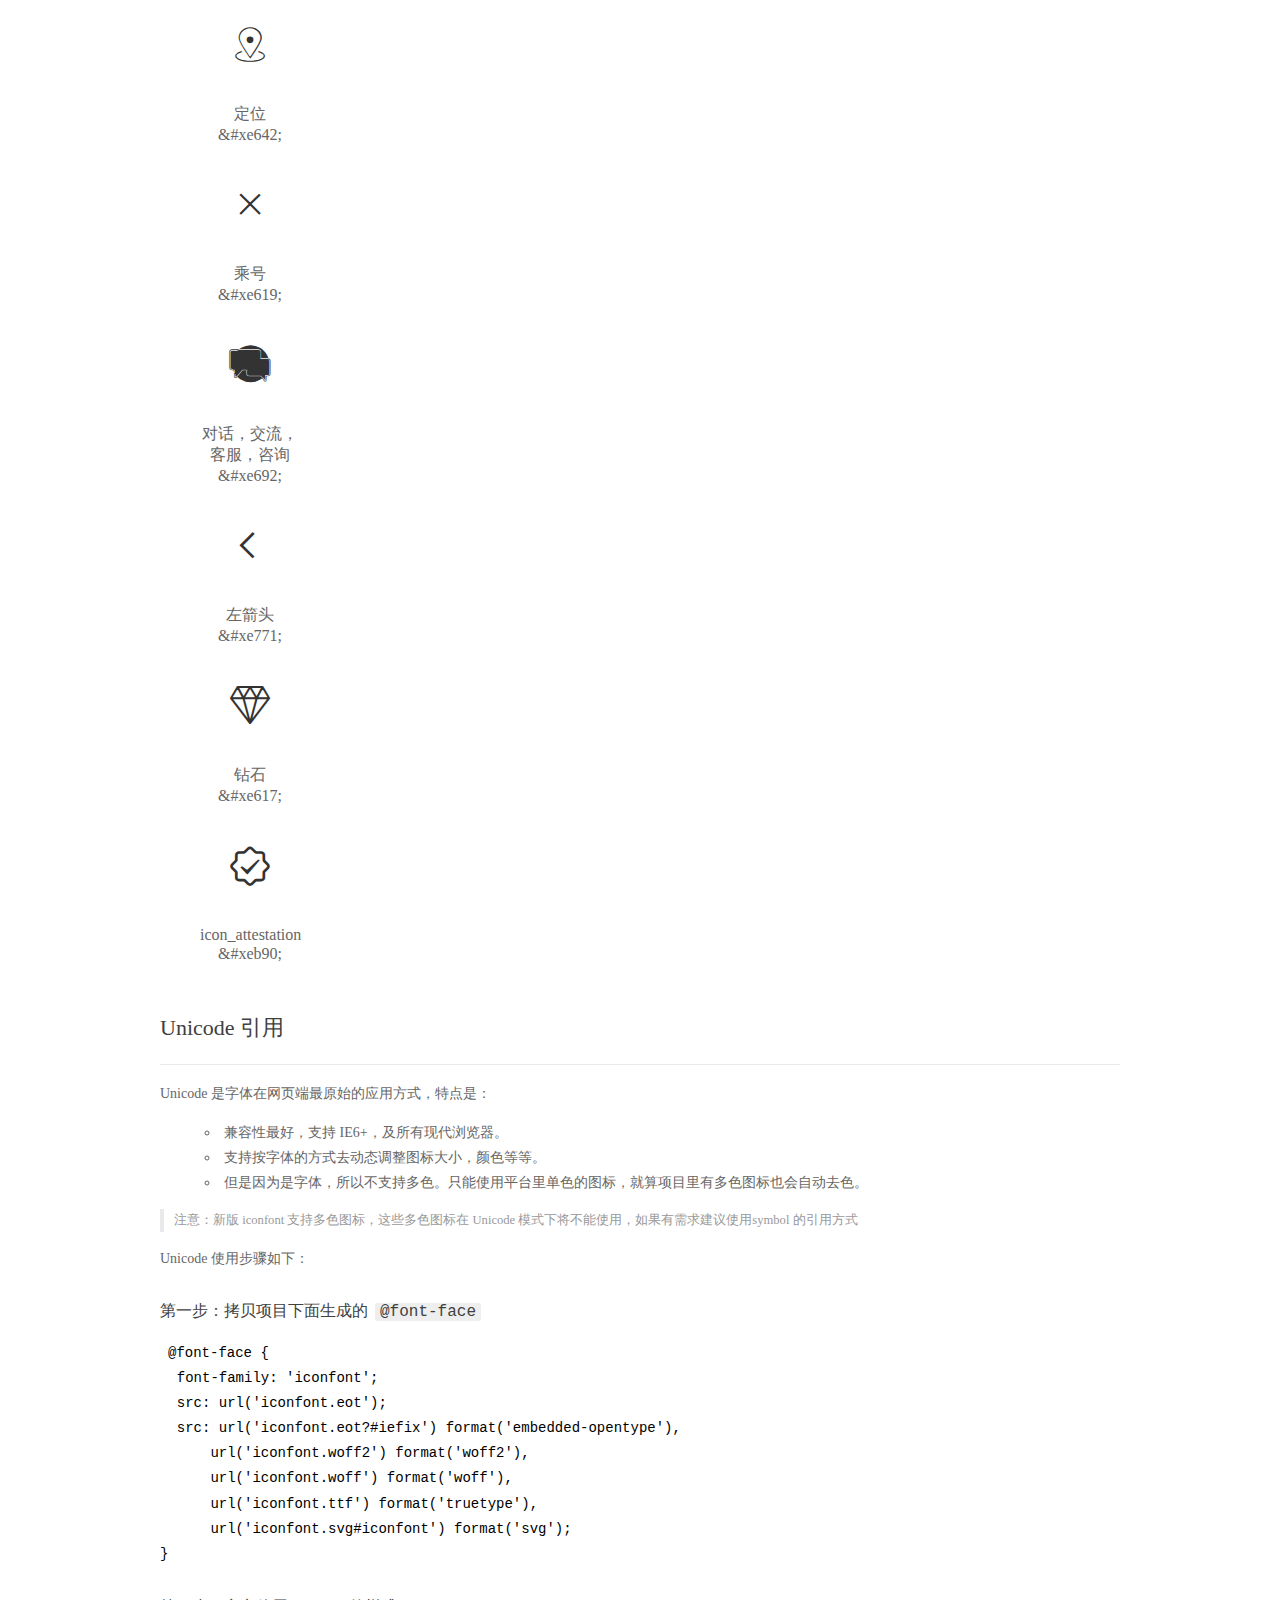
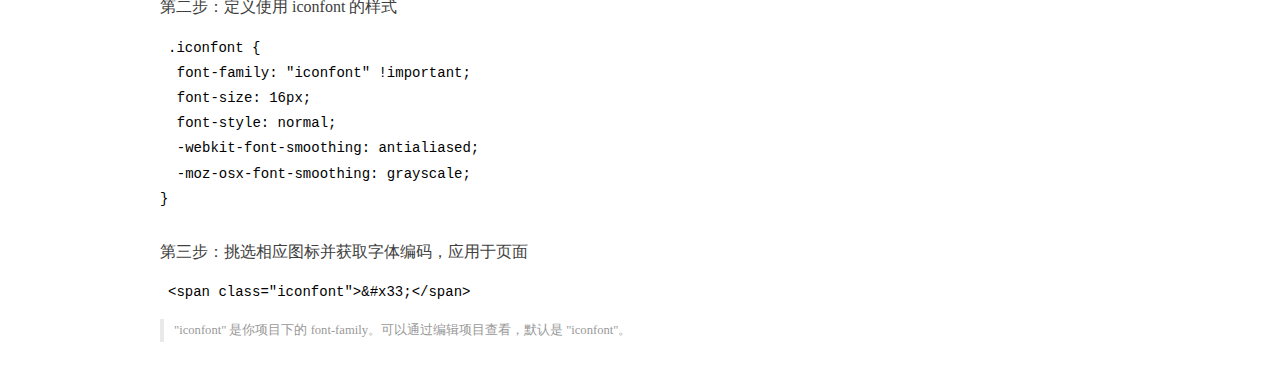
<file: font/demo_index.html>
<!DOCTYPE html>
<html>
<head>
  <meta charset="utf-8"/>
  <title>IconFont Demo</title>
  <link rel="shortcut icon" href="https://gtms04.alicdn.com/tps/i4/TB1_oz6GVXXXXaFXpXXJDFnIXXX-64-64.ico" type="image/x-icon"/>
  <link rel="stylesheet" href="https://g.alicdn.com/thx/cube/1.3.2/cube.min.css">
  <link rel="stylesheet" href="demo.css">
  <link rel="stylesheet" href="iconfont.css">
  <script src="iconfont.js"></script>
  <!-- jQuery -->
  <script src="https://a1.alicdn.com/oss/uploads/2018/12/26/7bfddb60-08e8-11e9-9b04-53e73bb6408b.js"></script>
  <!-- 代码高亮 -->
  <script src="https://a1.alicdn.com/oss/uploads/2018/12/26/a3f714d0-08e6-11e9-8a15-ebf944d7534c.js"></script>
</head>
<body>
  <div class="main">
    <h1 class="logo"><a href="https://www.iconfont.cn/" title="iconfont 首页" target="_blank">&#xe86b;</a></h1>
    <div class="nav-tabs">
      <ul id="tabs" class="dib-box">
        <li class="dib active"><span>Unicode</span></li>
        <li class="dib"><span>Font class</span></li>
        <li class="dib"><span>Symbol</span></li>
      </ul>
      
      <a href="https://www.iconfont.cn/manage/index?manage_type=myprojects&projectId=1056831" target="_blank" class="nav-more">查看项目</a>
      
    </div>
    <div class="tab-container">
      <div class="content unicode" style="display: block;">
          <ul class="icon_lists dib-box">
          
            <li class="dib">
              <span class="icon iconfont">&#xe6ef;</span>
                <div class="name">微信</div>
                <div class="code-name">&amp;#xe6ef;</div>
              </li>
          
            <li class="dib">
              <span class="icon iconfont">&#xe62c;</span>
                <div class="name">播放</div>
                <div class="code-name">&amp;#xe62c;</div>
              </li>
          
            <li class="dib">
              <span class="icon iconfont">&#xe671;</span>
                <div class="name">客服</div>
                <div class="code-name">&amp;#xe671;</div>
              </li>
          
            <li class="dib">
              <span class="icon iconfont">&#xe6d7;</span>
                <div class="name">购物袋</div>
                <div class="code-name">&amp;#xe6d7;</div>
              </li>
          
            <li class="dib">
              <span class="icon iconfont">&#xe62b;</span>
                <div class="name">右箭头</div>
                <div class="code-name">&amp;#xe62b;</div>
              </li>
          
            <li class="dib">
              <span class="icon iconfont">&#xe62e;</span>
                <div class="name">右箭头</div>
                <div class="code-name">&amp;#xe62e;</div>
              </li>
          
            <li class="dib">
              <span class="icon iconfont">&#xe63f;</span>
                <div class="name">购物车</div>
                <div class="code-name">&amp;#xe63f;</div>
              </li>
          
            <li class="dib">
              <span class="icon iconfont">&#xe640;</span>
                <div class="name">购物车添加</div>
                <div class="code-name">&amp;#xe640;</div>
              </li>
          
            <li class="dib">
              <span class="icon iconfont">&#xe65d;</span>
                <div class="name">向上箭头</div>
                <div class="code-name">&amp;#xe65d;</div>
              </li>
          
            <li class="dib">
              <span class="icon iconfont">&#xe65e;</span>
                <div class="name">向下箭头</div>
                <div class="code-name">&amp;#xe65e;</div>
              </li>
          
            <li class="dib">
              <span class="icon iconfont">&#xe65f;</span>
                <div class="name">向右箭头</div>
                <div class="code-name">&amp;#xe65f;</div>
              </li>
          
            <li class="dib">
              <span class="icon iconfont">&#xe660;</span>
                <div class="name">向左箭头</div>
                <div class="code-name">&amp;#xe660;</div>
              </li>
          
            <li class="dib">
              <span class="icon iconfont">&#xe665;</span>
                <div class="name">消息中心</div>
                <div class="code-name">&amp;#xe665;</div>
              </li>
          
            <li class="dib">
              <span class="icon iconfont">&#xe60f;</span>
                <div class="name">购物袋为空</div>
                <div class="code-name">&amp;#xe60f;</div>
              </li>
          
            <li class="dib">
              <span class="icon iconfont">&#xe635;</span>
                <div class="name">邮件</div>
                <div class="code-name">&amp;#xe635;</div>
              </li>
          
            <li class="dib">
              <span class="icon iconfont">&#xe658;</span>
                <div class="name">客服</div>
                <div class="code-name">&amp;#xe658;</div>
              </li>
          
            <li class="dib">
              <span class="icon iconfont">&#xe698;</span>
                <div class="name">客户服务  客服</div>
                <div class="code-name">&amp;#xe698;</div>
              </li>
          
            <li class="dib">
              <span class="icon iconfont">&#xe6f9;</span>
                <div class="name">diamond-钻石</div>
                <div class="code-name">&amp;#xe6f9;</div>
              </li>
          
            <li class="dib">
              <span class="icon iconfont">&#xe644;</span>
                <div class="name">搜索框</div>
                <div class="code-name">&amp;#xe644;</div>
              </li>
          
            <li class="dib">
              <span class="icon iconfont">&#xe685;</span>
                <div class="name">礼物</div>
                <div class="code-name">&amp;#xe685;</div>
              </li>
          
            <li class="dib">
              <span class="icon iconfont">&#xe8b6;</span>
                <div class="name">删除</div>
                <div class="code-name">&amp;#xe8b6;</div>
              </li>
          
            <li class="dib">
              <span class="icon iconfont">&#xe662;</span>
                <div class="name">优酷</div>
                <div class="code-name">&amp;#xe662;</div>
              </li>
          
            <li class="dib">
              <span class="icon iconfont">&#xe649;</span>
                <div class="name">下箭头</div>
                <div class="code-name">&amp;#xe649;</div>
              </li>
          
            <li class="dib">
              <span class="icon iconfont">&#xe64b;</span>
                <div class="name">左箭头</div>
                <div class="code-name">&amp;#xe64b;</div>
              </li>
          
            <li class="dib">
              <span class="icon iconfont">&#xe63b;</span>
                <div class="name">邮件</div>
                <div class="code-name">&amp;#xe63b;</div>
              </li>
          
            <li class="dib">
              <span class="icon iconfont">&#xe65a;</span>
                <div class="name">微博</div>
                <div class="code-name">&amp;#xe65a;</div>
              </li>
          
            <li class="dib">
              <span class="icon iconfont">&#xe659;</span>
                <div class="name">收藏</div>
                <div class="code-name">&amp;#xe659;</div>
              </li>
          
            <li class="dib">
              <span class="icon iconfont">&#xe60b;</span>
                <div class="name">下箭头</div>
                <div class="code-name">&amp;#xe60b;</div>
              </li>
          
            <li class="dib">
              <span class="icon iconfont">&#xe6e1;</span>
                <div class="name">左箭头</div>
                <div class="code-name">&amp;#xe6e1;</div>
              </li>
          
            <li class="dib">
              <span class="icon iconfont">&#xe647;</span>
                <div class="name">邮件 (2)</div>
                <div class="code-name">&amp;#xe647;</div>
              </li>
          
            <li class="dib">
              <span class="icon iconfont">&#xe69a;</span>
                <div class="name">优酷</div>
                <div class="code-name">&amp;#xe69a;</div>
              </li>
          
            <li class="dib">
              <span class="icon iconfont">&#xe61d;</span>
                <div class="name">眼睛-闭</div>
                <div class="code-name">&amp;#xe61d;</div>
              </li>
          
            <li class="dib">
              <span class="icon iconfont">&#xe63c;</span>
                <div class="name">收藏</div>
                <div class="code-name">&amp;#xe63c;</div>
              </li>
          
            <li class="dib">
              <span class="icon iconfont">&#xe611;</span>
                <div class="name">上箭头</div>
                <div class="code-name">&amp;#xe611;</div>
              </li>
          
            <li class="dib">
              <span class="icon iconfont">&#xe612;</span>
                <div class="name">右箭头</div>
                <div class="code-name">&amp;#xe612;</div>
              </li>
          
            <li class="dib">
              <span class="icon iconfont">&#xe730;</span>
                <div class="name">上箭头</div>
                <div class="code-name">&amp;#xe730;</div>
              </li>
          
            <li class="dib">
              <span class="icon iconfont">&#xe731;</span>
                <div class="name">下箭头</div>
                <div class="code-name">&amp;#xe731;</div>
              </li>
          
            <li class="dib">
              <span class="icon iconfont">&#xe732;</span>
                <div class="name">左箭头</div>
                <div class="code-name">&amp;#xe732;</div>
              </li>
          
            <li class="dib">
              <span class="icon iconfont">&#xe600;</span>
                <div class="name">返回</div>
                <div class="code-name">&amp;#xe600;</div>
              </li>
          
            <li class="dib">
              <span class="icon iconfont">&#xe601;</span>
                <div class="name">更多</div>
                <div class="code-name">&amp;#xe601;</div>
              </li>
          
            <li class="dib">
              <span class="icon iconfont">&#xe602;</span>
                <div class="name">注释</div>
                <div class="code-name">&amp;#xe602;</div>
              </li>
          
            <li class="dib">
              <span class="icon iconfont">&#xe733;</span>
                <div class="name">下箭头</div>
                <div class="code-name">&amp;#xe733;</div>
              </li>
          
            <li class="dib">
              <span class="icon iconfont">&#xe678;</span>
                <div class="name">右箭头</div>
                <div class="code-name">&amp;#xe678;</div>
              </li>
          
            <li class="dib">
              <span class="icon iconfont">&#xe67c;</span>
                <div class="name">登录</div>
                <div class="code-name">&amp;#xe67c;</div>
              </li>
          
            <li class="dib">
              <span class="icon iconfont">&#xe613;</span>
                <div class="name">登录</div>
                <div class="code-name">&amp;#xe613;</div>
              </li>
          
            <li class="dib">
              <span class="icon iconfont">&#xe603;</span>
                <div class="name">个人中心-登录</div>
                <div class="code-name">&amp;#xe603;</div>
              </li>
          
            <li class="dib">
              <span class="icon iconfont">&#xe629;</span>
                <div class="name">删除</div>
                <div class="code-name">&amp;#xe629;</div>
              </li>
          
            <li class="dib">
              <span class="icon iconfont">&#xe63d;</span>
                <div class="name">咨询</div>
                <div class="code-name">&amp;#xe63d;</div>
              </li>
          
            <li class="dib">
              <span class="icon iconfont">&#xe71c;</span>
                <div class="name">乘号，错误</div>
                <div class="code-name">&amp;#xe71c;</div>
              </li>
          
            <li class="dib">
              <span class="icon iconfont">&#xe608;</span>
                <div class="name">收藏</div>
                <div class="code-name">&amp;#xe608;</div>
              </li>
          
            <li class="dib">
              <span class="icon iconfont">&#xe670;</span>
                <div class="name">左箭头</div>
                <div class="code-name">&amp;#xe670;</div>
              </li>
          
            <li class="dib">
              <span class="icon iconfont">&#xe60d;</span>
                <div class="name">播放</div>
                <div class="code-name">&amp;#xe60d;</div>
              </li>
          
            <li class="dib">
              <span class="icon iconfont">&#xe661;</span>
                <div class="name">国家</div>
                <div class="code-name">&amp;#xe661;</div>
              </li>
          
            <li class="dib">
              <span class="icon iconfont">&#xeb6d;</span>
                <div class="name">下箭头</div>
                <div class="code-name">&amp;#xeb6d;</div>
              </li>
          
            <li class="dib">
              <span class="icon iconfont">&#xeb6e;</span>
                <div class="name">上箭头</div>
                <div class="code-name">&amp;#xeb6e;</div>
              </li>
          
            <li class="dib">
              <span class="icon iconfont">&#xe783;</span>
                <div class="name">time out</div>
                <div class="code-name">&amp;#xe783;</div>
              </li>
          
            <li class="dib">
              <span class="icon iconfont">&#xe781;</span>
                <div class="name">earth</div>
                <div class="code-name">&amp;#xe781;</div>
              </li>
          
            <li class="dib">
              <span class="icon iconfont">&#xe7da;</span>
                <div class="name">video</div>
                <div class="code-name">&amp;#xe7da;</div>
              </li>
          
            <li class="dib">
              <span class="icon iconfont">&#xe7eb;</span>
                <div class="name">right</div>
                <div class="code-name">&amp;#xe7eb;</div>
              </li>
          
            <li class="dib">
              <span class="icon iconfont">&#xe7ec;</span>
                <div class="name">left</div>
                <div class="code-name">&amp;#xe7ec;</div>
              </li>
          
            <li class="dib">
              <span class="icon iconfont">&#xe63a;</span>
                <div class="name">上箭头</div>
                <div class="code-name">&amp;#xe63a;</div>
              </li>
          
            <li class="dib">
              <span class="icon iconfont">&#xe6f6;</span>
                <div class="name">播放</div>
                <div class="code-name">&amp;#xe6f6;</div>
              </li>
          
            <li class="dib">
              <span class="icon iconfont">&#xe882;</span>
                <div class="name">weibo</div>
                <div class="code-name">&amp;#xe882;</div>
              </li>
          
            <li class="dib">
              <span class="icon iconfont">&#xe883;</span>
                <div class="name">wechat-fill</div>
                <div class="code-name">&amp;#xe883;</div>
              </li>
          
            <li class="dib">
              <span class="icon iconfont">&#xe61a;</span>
                <div class="name">删除</div>
                <div class="code-name">&amp;#xe61a;</div>
              </li>
          
            <li class="dib">
              <span class="icon iconfont">&#xe686;</span>
                <div class="name">眼睛-实</div>
                <div class="code-name">&amp;#xe686;</div>
              </li>
          
            <li class="dib">
              <span class="icon iconfont">&#xe64a;</span>
                <div class="name">钻石</div>
                <div class="code-name">&amp;#xe64a;</div>
              </li>
          
            <li class="dib">
              <span class="icon iconfont">&#xe621;</span>
                <div class="name">搜索</div>
                <div class="code-name">&amp;#xe621;</div>
              </li>
          
            <li class="dib">
              <span class="icon iconfont">&#xe638;</span>
                <div class="name">联系客服</div>
                <div class="code-name">&amp;#xe638;</div>
              </li>
          
            <li class="dib">
              <span class="icon iconfont">&#xe60a;</span>
                <div class="name">钻石裸钻</div>
                <div class="code-name">&amp;#xe60a;</div>
              </li>
          
            <li class="dib">
              <span class="icon iconfont">&#xe624;</span>
                <div class="name">实 上箭头-01</div>
                <div class="code-name">&amp;#xe624;</div>
              </li>
          
            <li class="dib">
              <span class="icon iconfont">&#xe636;</span>
                <div class="name">展开 下箭头-01</div>
                <div class="code-name">&amp;#xe636;</div>
              </li>
          
            <li class="dib">
              <span class="icon iconfont">&#xe604;</span>
                <div class="name">下箭头</div>
                <div class="code-name">&amp;#xe604;</div>
              </li>
          
            <li class="dib">
              <span class="icon iconfont">&#xe605;</span>
                <div class="name">上箭头</div>
                <div class="code-name">&amp;#xe605;</div>
              </li>
          
            <li class="dib">
              <span class="icon iconfont">&#xe648;</span>
                <div class="name">定位</div>
                <div class="code-name">&amp;#xe648;</div>
              </li>
          
            <li class="dib">
              <span class="icon iconfont">&#xe616;</span>
                <div class="name">微信</div>
                <div class="code-name">&amp;#xe616;</div>
              </li>
          
            <li class="dib">
              <span class="icon iconfont">&#xe618;</span>
                <div class="name">微博</div>
                <div class="code-name">&amp;#xe618;</div>
              </li>
          
            <li class="dib">
              <span class="icon iconfont">&#xe62a;</span>
                <div class="name">上箭头实心小</div>
                <div class="code-name">&amp;#xe62a;</div>
              </li>
          
            <li class="dib">
              <span class="icon iconfont">&#xe642;</span>
                <div class="name">定位</div>
                <div class="code-name">&amp;#xe642;</div>
              </li>
          
            <li class="dib">
              <span class="icon iconfont">&#xe619;</span>
                <div class="name">乘号</div>
                <div class="code-name">&amp;#xe619;</div>
              </li>
          
            <li class="dib">
              <span class="icon iconfont">&#xe692;</span>
                <div class="name">对话，交流，客服，咨询</div>
                <div class="code-name">&amp;#xe692;</div>
              </li>
          
            <li class="dib">
              <span class="icon iconfont">&#xe771;</span>
                <div class="name">左箭头</div>
                <div class="code-name">&amp;#xe771;</div>
              </li>
          
            <li class="dib">
              <span class="icon iconfont">&#xe617;</span>
                <div class="name">钻石</div>
                <div class="code-name">&amp;#xe617;</div>
              </li>
          
            <li class="dib">
              <span class="icon iconfont">&#xeb90;</span>
                <div class="name">icon_attestation</div>
                <div class="code-name">&amp;#xeb90;</div>
              </li>
          
          </ul>
          <div class="article markdown">
          <h2 id="unicode-">Unicode 引用</h2>
          <hr>

          <p>Unicode 是字体在网页端最原始的应用方式，特点是：</p>
          <ul>
            <li>兼容性最好，支持 IE6+，及所有现代浏览器。</li>
            <li>支持按字体的方式去动态调整图标大小，颜色等等。</li>
            <li>但是因为是字体，所以不支持多色。只能使用平台里单色的图标，就算项目里有多色图标也会自动去色。</li>
          </ul>
          <blockquote>
            <p>注意：新版 iconfont 支持多色图标，这些多色图标在 Unicode 模式下将不能使用，如果有需求建议使用symbol 的引用方式</p>
          </blockquote>
          <p>Unicode 使用步骤如下：</p>
          <h3 id="-font-face">第一步：拷贝项目下面生成的 <code>@font-face</code></h3>
<pre><code class="language-css"
>@font-face {
  font-family: 'iconfont';
  src: url('iconfont.eot');
  src: url('iconfont.eot?#iefix') format('embedded-opentype'),
      url('iconfont.woff2') format('woff2'),
      url('iconfont.woff') format('woff'),
      url('iconfont.ttf') format('truetype'),
      url('iconfont.svg#iconfont') format('svg');
}
</code></pre>
          <h3 id="-iconfont-">第二步：定义使用 iconfont 的样式</h3>
<pre><code class="language-css"
>.iconfont {
  font-family: "iconfont" !important;
  font-size: 16px;
  font-style: normal;
  -webkit-font-smoothing: antialiased;
  -moz-osx-font-smoothing: grayscale;
}
</code></pre>
          <h3 id="-">第三步：挑选相应图标并获取字体编码，应用于页面</h3>
<pre>
<code class="language-html"
>&lt;span class="iconfont"&gt;&amp;#x33;&lt;/span&gt;
</code></pre>
          <blockquote>
            <p>"iconfont" 是你项目下的 font-family。可以通过编辑项目查看，默认是 "iconfont"。</p>
          </blockquote>
          </div>
      </div>
      <div class="content font-class">
        <ul class="icon_lists dib-box">
          
          <li class="dib">
            <span class="icon iconfont icon-unie655"></span>
            <div class="name">
              微信
            </div>
            <div class="code-name">.icon-unie655
            </div>
          </li>
          
          <li class="dib">
            <span class="icon iconfont icon-bofang"></span>
            <div class="name">
              播放
            </div>
            <div class="code-name">.icon-bofang
            </div>
          </li>
          
          <li class="dib">
            <span class="icon iconfont icon-kefu"></span>
            <div class="name">
              客服
            </div>
            <div class="code-name">.icon-kefu
            </div>
          </li>
          
          <li class="dib">
            <span class="icon iconfont icon-iconset0316"></span>
            <div class="name">
              购物袋
            </div>
            <div class="code-name">.icon-iconset0316
            </div>
          </li>
          
          <li class="dib">
            <span class="icon iconfont icon-iconfonti"></span>
            <div class="name">
              右箭头
            </div>
            <div class="code-name">.icon-iconfonti
            </div>
          </li>
          
          <li class="dib">
            <span class="icon iconfont icon-iconfonticonfonti2copycopy"></span>
            <div class="name">
              右箭头
            </div>
            <div class="code-name">.icon-iconfonticonfonti2copycopy
            </div>
          </li>
          
          <li class="dib">
            <span class="icon iconfont icon-gouwuche"></span>
            <div class="name">
              购物车
            </div>
            <div class="code-name">.icon-gouwuche
            </div>
          </li>
          
          <li class="dib">
            <span class="icon iconfont icon-gouwuchetianjia"></span>
            <div class="name">
              购物车添加
            </div>
            <div class="code-name">.icon-gouwuchetianjia
            </div>
          </li>
          
          <li class="dib">
            <span class="icon iconfont icon-xiangshangjiantou"></span>
            <div class="name">
              向上箭头
            </div>
            <div class="code-name">.icon-xiangshangjiantou
            </div>
          </li>
          
          <li class="dib">
            <span class="icon iconfont icon-xiangxiajiantou"></span>
            <div class="name">
              向下箭头
            </div>
            <div class="code-name">.icon-xiangxiajiantou
            </div>
          </li>
          
          <li class="dib">
            <span class="icon iconfont icon-xiangyoujiantou"></span>
            <div class="name">
              向右箭头
            </div>
            <div class="code-name">.icon-xiangyoujiantou
            </div>
          </li>
          
          <li class="dib">
            <span class="icon iconfont icon-xiangzuojiantou"></span>
            <div class="name">
              向左箭头
            </div>
            <div class="code-name">.icon-xiangzuojiantou
            </div>
          </li>
          
          <li class="dib">
            <span class="icon iconfont icon-xiaoxizhongxin"></span>
            <div class="name">
              消息中心
            </div>
            <div class="code-name">.icon-xiaoxizhongxin
            </div>
          </li>
          
          <li class="dib">
            <span class="icon iconfont icon-gouwudaiweikong"></span>
            <div class="name">
              购物袋为空
            </div>
            <div class="code-name">.icon-gouwudaiweikong
            </div>
          </li>
          
          <li class="dib">
            <span class="icon iconfont icon-youjian"></span>
            <div class="name">
              邮件
            </div>
            <div class="code-name">.icon-youjian
            </div>
          </li>
          
          <li class="dib">
            <span class="icon iconfont icon-kefu1"></span>
            <div class="name">
              客服
            </div>
            <div class="code-name">.icon-kefu1
            </div>
          </li>
          
          <li class="dib">
            <span class="icon iconfont icon-kehufuwukefu"></span>
            <div class="name">
              客户服务  客服
            </div>
            <div class="code-name">.icon-kehufuwukefu
            </div>
          </li>
          
          <li class="dib">
            <span class="icon iconfont icon-diamondzuanshi"></span>
            <div class="name">
              diamond-钻石
            </div>
            <div class="code-name">.icon-diamondzuanshi
            </div>
          </li>
          
          <li class="dib">
            <span class="icon iconfont icon-sousuokuang"></span>
            <div class="name">
              搜索框
            </div>
            <div class="code-name">.icon-sousuokuang
            </div>
          </li>
          
          <li class="dib">
            <span class="icon iconfont icon-liwu"></span>
            <div class="name">
              礼物
            </div>
            <div class="code-name">.icon-liwu
            </div>
          </li>
          
          <li class="dib">
            <span class="icon iconfont icon-shanchu"></span>
            <div class="name">
              删除
            </div>
            <div class="code-name">.icon-shanchu
            </div>
          </li>
          
          <li class="dib">
            <span class="icon iconfont icon-youku"></span>
            <div class="name">
              优酷
            </div>
            <div class="code-name">.icon-youku
            </div>
          </li>
          
          <li class="dib">
            <span class="icon iconfont icon-xiajiantou"></span>
            <div class="name">
              下箭头
            </div>
            <div class="code-name">.icon-xiajiantou
            </div>
          </li>
          
          <li class="dib">
            <span class="icon iconfont icon-zuojiantou"></span>
            <div class="name">
              左箭头
            </div>
            <div class="code-name">.icon-zuojiantou
            </div>
          </li>
          
          <li class="dib">
            <span class="icon iconfont icon-weibiaoti554"></span>
            <div class="name">
              邮件
            </div>
            <div class="code-name">.icon-weibiaoti554
            </div>
          </li>
          
          <li class="dib">
            <span class="icon iconfont icon-weibo-copy"></span>
            <div class="name">
              微博
            </div>
            <div class="code-name">.icon-weibo-copy
            </div>
          </li>
          
          <li class="dib">
            <span class="icon iconfont icon-shoucang"></span>
            <div class="name">
              收藏
            </div>
            <div class="code-name">.icon-shoucang
            </div>
          </li>
          
          <li class="dib">
            <span class="icon iconfont icon-jiantou9"></span>
            <div class="name">
              下箭头
            </div>
            <div class="code-name">.icon-jiantou9
            </div>
          </li>
          
          <li class="dib">
            <span class="icon iconfont icon-zuojiantou1"></span>
            <div class="name">
              左箭头
            </div>
            <div class="code-name">.icon-zuojiantou1
            </div>
          </li>
          
          <li class="dib">
            <span class="icon iconfont icon-youjian2"></span>
            <div class="name">
              邮件 (2)
            </div>
            <div class="code-name">.icon-youjian2
            </div>
          </li>
          
          <li class="dib">
            <span class="icon iconfont icon-youku1"></span>
            <div class="name">
              优酷
            </div>
            <div class="code-name">.icon-youku1
            </div>
          </li>
          
          <li class="dib">
            <span class="icon iconfont icon-yanjing-bi"></span>
            <div class="name">
              眼睛-闭
            </div>
            <div class="code-name">.icon-yanjing-bi
            </div>
          </li>
          
          <li class="dib">
            <span class="icon iconfont icon-shoucang1"></span>
            <div class="name">
              收藏
            </div>
            <div class="code-name">.icon-shoucang1
            </div>
          </li>
          
          <li class="dib">
            <span class="icon iconfont icon-shangjiantou"></span>
            <div class="name">
              上箭头
            </div>
            <div class="code-name">.icon-shangjiantou
            </div>
          </li>
          
          <li class="dib">
            <span class="icon iconfont icon-youjiantou"></span>
            <div class="name">
              右箭头
            </div>
            <div class="code-name">.icon-youjiantou
            </div>
          </li>
          
          <li class="dib">
            <span class="icon iconfont icon-shangjiantou1"></span>
            <div class="name">
              上箭头
            </div>
            <div class="code-name">.icon-shangjiantou1
            </div>
          </li>
          
          <li class="dib">
            <span class="icon iconfont icon-xiajiantou1"></span>
            <div class="name">
              下箭头
            </div>
            <div class="code-name">.icon-xiajiantou1
            </div>
          </li>
          
          <li class="dib">
            <span class="icon iconfont icon-zuojiantou2"></span>
            <div class="name">
              左箭头
            </div>
            <div class="code-name">.icon-zuojiantou2
            </div>
          </li>
          
          <li class="dib">
            <span class="icon iconfont icon-fanhui"></span>
            <div class="name">
              返回
            </div>
            <div class="code-name">.icon-fanhui
            </div>
          </li>
          
          <li class="dib">
            <span class="icon iconfont icon-gengduo"></span>
            <div class="name">
              更多
            </div>
            <div class="code-name">.icon-gengduo
            </div>
          </li>
          
          <li class="dib">
            <span class="icon iconfont icon-zhushi"></span>
            <div class="name">
              注释
            </div>
            <div class="code-name">.icon-zhushi
            </div>
          </li>
          
          <li class="dib">
            <span class="icon iconfont icon-xiajiantou2"></span>
            <div class="name">
              下箭头
            </div>
            <div class="code-name">.icon-xiajiantou2
            </div>
          </li>
          
          <li class="dib">
            <span class="icon iconfont icon-youjiantou1"></span>
            <div class="name">
              右箭头
            </div>
            <div class="code-name">.icon-youjiantou1
            </div>
          </li>
          
          <li class="dib">
            <span class="icon iconfont icon-denglu"></span>
            <div class="name">
              登录
            </div>
            <div class="code-name">.icon-denglu
            </div>
          </li>
          
          <li class="dib">
            <span class="icon iconfont icon-denglu1"></span>
            <div class="name">
              登录
            </div>
            <div class="code-name">.icon-denglu1
            </div>
          </li>
          
          <li class="dib">
            <span class="icon iconfont icon-gerenzhongxin-denglu"></span>
            <div class="name">
              个人中心-登录
            </div>
            <div class="code-name">.icon-gerenzhongxin-denglu
            </div>
          </li>
          
          <li class="dib">
            <span class="icon iconfont icon-shanchu1"></span>
            <div class="name">
              删除
            </div>
            <div class="code-name">.icon-shanchu1
            </div>
          </li>
          
          <li class="dib">
            <span class="icon iconfont icon-zixun"></span>
            <div class="name">
              咨询
            </div>
            <div class="code-name">.icon-zixun
            </div>
          </li>
          
          <li class="dib">
            <span class="icon iconfont icon-icon--"></span>
            <div class="name">
              乘号，错误
            </div>
            <div class="code-name">.icon-icon--
            </div>
          </li>
          
          <li class="dib">
            <span class="icon iconfont icon-shoucang2"></span>
            <div class="name">
              收藏
            </div>
            <div class="code-name">.icon-shoucang2
            </div>
          </li>
          
          <li class="dib">
            <span class="icon iconfont icon-ico_leftarrow"></span>
            <div class="name">
              左箭头
            </div>
            <div class="code-name">.icon-ico_leftarrow
            </div>
          </li>
          
          <li class="dib">
            <span class="icon iconfont icon-bofang-yuanshijituantubiao"></span>
            <div class="name">
              播放
            </div>
            <div class="code-name">.icon-bofang-yuanshijituantubiao
            </div>
          </li>
          
          <li class="dib">
            <span class="icon iconfont icon-guojia"></span>
            <div class="name">
              国家
            </div>
            <div class="code-name">.icon-guojia
            </div>
          </li>
          
          <li class="dib">
            <span class="icon iconfont icon-xiajiantou3"></span>
            <div class="name">
              下箭头
            </div>
            <div class="code-name">.icon-xiajiantou3
            </div>
          </li>
          
          <li class="dib">
            <span class="icon iconfont icon-shangjiantou2"></span>
            <div class="name">
              上箭头
            </div>
            <div class="code-name">.icon-shangjiantou2
            </div>
          </li>
          
          <li class="dib">
            <span class="icon iconfont icon-timeout"></span>
            <div class="name">
              time out
            </div>
            <div class="code-name">.icon-timeout
            </div>
          </li>
          
          <li class="dib">
            <span class="icon iconfont icon-earth"></span>
            <div class="name">
              earth
            </div>
            <div class="code-name">.icon-earth
            </div>
          </li>
          
          <li class="dib">
            <span class="icon iconfont icon-video"></span>
            <div class="name">
              video
            </div>
            <div class="code-name">.icon-video
            </div>
          </li>
          
          <li class="dib">
            <span class="icon iconfont icon-right"></span>
            <div class="name">
              right
            </div>
            <div class="code-name">.icon-right
            </div>
          </li>
          
          <li class="dib">
            <span class="icon iconfont icon-left"></span>
            <div class="name">
              left
            </div>
            <div class="code-name">.icon-left
            </div>
          </li>
          
          <li class="dib">
            <span class="icon iconfont icon-shangjiantou3"></span>
            <div class="name">
              上箭头
            </div>
            <div class="code-name">.icon-shangjiantou3
            </div>
          </li>
          
          <li class="dib">
            <span class="icon iconfont icon-bofang1"></span>
            <div class="name">
              播放
            </div>
            <div class="code-name">.icon-bofang1
            </div>
          </li>
          
          <li class="dib">
            <span class="icon iconfont icon-weibo"></span>
            <div class="name">
              weibo
            </div>
            <div class="code-name">.icon-weibo
            </div>
          </li>
          
          <li class="dib">
            <span class="icon iconfont icon-wechat-fill"></span>
            <div class="name">
              wechat-fill
            </div>
            <div class="code-name">.icon-wechat-fill
            </div>
          </li>
          
          <li class="dib">
            <span class="icon iconfont icon-shanchu2"></span>
            <div class="name">
              删除
            </div>
            <div class="code-name">.icon-shanchu2
            </div>
          </li>
          
          <li class="dib">
            <span class="icon iconfont icon-yanjing-shi"></span>
            <div class="name">
              眼睛-实
            </div>
            <div class="code-name">.icon-yanjing-shi
            </div>
          </li>
          
          <li class="dib">
            <span class="icon iconfont icon-weibiaoti--fuben-"></span>
            <div class="name">
              钻石
            </div>
            <div class="code-name">.icon-weibiaoti--fuben-
            </div>
          </li>
          
          <li class="dib">
            <span class="icon iconfont icon-sousuo"></span>
            <div class="name">
              搜索
            </div>
            <div class="code-name">.icon-sousuo
            </div>
          </li>
          
          <li class="dib">
            <span class="icon iconfont icon-lianxikefu"></span>
            <div class="name">
              联系客服
            </div>
            <div class="code-name">.icon-lianxikefu
            </div>
          </li>
          
          <li class="dib">
            <span class="icon iconfont icon-zuanshiluozuan"></span>
            <div class="name">
              钻石裸钻
            </div>
            <div class="code-name">.icon-zuanshiluozuan
            </div>
          </li>
          
          <li class="dib">
            <span class="icon iconfont icon-shishangjiantou-"></span>
            <div class="name">
              实 上箭头-01
            </div>
            <div class="code-name">.icon-shishangjiantou-
            </div>
          </li>
          
          <li class="dib">
            <span class="icon iconfont icon-zhankaixiajiantou-"></span>
            <div class="name">
              展开 下箭头-01
            </div>
            <div class="code-name">.icon-zhankaixiajiantou-
            </div>
          </li>
          
          <li class="dib">
            <span class="icon iconfont icon-tubiaozhizuo-"></span>
            <div class="name">
              下箭头
            </div>
            <div class="code-name">.icon-tubiaozhizuo-
            </div>
          </li>
          
          <li class="dib">
            <span class="icon iconfont icon-tubiaozhizuo-1"></span>
            <div class="name">
              上箭头
            </div>
            <div class="code-name">.icon-tubiaozhizuo-1
            </div>
          </li>
          
          <li class="dib">
            <span class="icon iconfont icon-dingwei"></span>
            <div class="name">
              定位
            </div>
            <div class="code-name">.icon-dingwei
            </div>
          </li>
          
          <li class="dib">
            <span class="icon iconfont icon-weixin"></span>
            <div class="name">
              微信
            </div>
            <div class="code-name">.icon-weixin
            </div>
          </li>
          
          <li class="dib">
            <span class="icon iconfont icon-weibo1"></span>
            <div class="name">
              微博
            </div>
            <div class="code-name">.icon-weibo1
            </div>
          </li>
          
          <li class="dib">
            <span class="icon iconfont icon-shangjiantoushixinxiao"></span>
            <div class="name">
              上箭头实心小
            </div>
            <div class="code-name">.icon-shangjiantoushixinxiao
            </div>
          </li>
          
          <li class="dib">
            <span class="icon iconfont icon-dingwei1"></span>
            <div class="name">
              定位
            </div>
            <div class="code-name">.icon-dingwei1
            </div>
          </li>
          
          <li class="dib">
            <span class="icon iconfont icon-chenghao"></span>
            <div class="name">
              乘号
            </div>
            <div class="code-name">.icon-chenghao
            </div>
          </li>
          
          <li class="dib">
            <span class="icon iconfont icon-huabanfuben"></span>
            <div class="name">
              对话，交流，客服，咨询
            </div>
            <div class="code-name">.icon-huabanfuben
            </div>
          </li>
          
          <li class="dib">
            <span class="icon iconfont icon-zuojiantou3"></span>
            <div class="name">
              左箭头
            </div>
            <div class="code-name">.icon-zuojiantou3
            </div>
          </li>
          
          <li class="dib">
            <span class="icon iconfont icon-diamond"></span>
            <div class="name">
              钻石
            </div>
            <div class="code-name">.icon-diamond
            </div>
          </li>
          
          <li class="dib">
            <span class="icon iconfont icon-icon_attestation"></span>
            <div class="name">
              icon_attestation
            </div>
            <div class="code-name">.icon-icon_attestation
            </div>
          </li>
          
        </ul>
        <div class="article markdown">
        <h2 id="font-class-">font-class 引用</h2>
        <hr>

        <p>font-class 是 Unicode 使用方式的一种变种，主要是解决 Unicode 书写不直观，语意不明确的问题。</p>
        <p>与 Unicode 使用方式相比，具有如下特点：</p>
        <ul>
          <li>兼容性良好，支持 IE8+，及所有现代浏览器。</li>
          <li>相比于 Unicode 语意明确，书写更直观。可以很容易分辨这个 icon 是什么。</li>
          <li>因为使用 class 来定义图标，所以当要替换图标时，只需要修改 class 里面的 Unicode 引用。</li>
          <li>不过因为本质上还是使用的字体，所以多色图标还是不支持的。</li>
        </ul>
        <p>使用步骤如下：</p>
        <h3 id="-fontclass-">第一步：引入项目下面生成的 fontclass 代码：</h3>
<pre><code class="language-html">&lt;link rel="stylesheet" href="./iconfont.css"&gt;
</code></pre>
        <h3 id="-">第二步：挑选相应图标并获取类名，应用于页面：</h3>
<pre><code class="language-html">&lt;span class="iconfont icon-xxx"&gt;&lt;/span&gt;
</code></pre>
        <blockquote>
          <p>"
            iconfont" 是你项目下的 font-family。可以通过编辑项目查看，默认是 "iconfont"。</p>
        </blockquote>
      </div>
      </div>
      <div class="content symbol">
          <ul class="icon_lists dib-box">
          
            <li class="dib">
                <svg class="icon svg-icon" aria-hidden="true">
                  <use xlink:href="#icon-unie655"></use>
                </svg>
                <div class="name">微信</div>
                <div class="code-name">#icon-unie655</div>
            </li>
          
            <li class="dib">
                <svg class="icon svg-icon" aria-hidden="true">
                  <use xlink:href="#icon-bofang"></use>
                </svg>
                <div class="name">播放</div>
                <div class="code-name">#icon-bofang</div>
            </li>
          
            <li class="dib">
                <svg class="icon svg-icon" aria-hidden="true">
                  <use xlink:href="#icon-kefu"></use>
                </svg>
                <div class="name">客服</div>
                <div class="code-name">#icon-kefu</div>
            </li>
          
            <li class="dib">
                <svg class="icon svg-icon" aria-hidden="true">
                  <use xlink:href="#icon-iconset0316"></use>
                </svg>
                <div class="name">购物袋</div>
                <div class="code-name">#icon-iconset0316</div>
            </li>
          
            <li class="dib">
                <svg class="icon svg-icon" aria-hidden="true">
                  <use xlink:href="#icon-iconfonti"></use>
                </svg>
                <div class="name">右箭头</div>
                <div class="code-name">#icon-iconfonti</div>
            </li>
          
            <li class="dib">
                <svg class="icon svg-icon" aria-hidden="true">
                  <use xlink:href="#icon-iconfonticonfonti2copycopy"></use>
                </svg>
                <div class="name">右箭头</div>
                <div class="code-name">#icon-iconfonticonfonti2copycopy</div>
            </li>
          
            <li class="dib">
                <svg class="icon svg-icon" aria-hidden="true">
                  <use xlink:href="#icon-gouwuche"></use>
                </svg>
                <div class="name">购物车</div>
                <div class="code-name">#icon-gouwuche</div>
            </li>
          
            <li class="dib">
                <svg class="icon svg-icon" aria-hidden="true">
                  <use xlink:href="#icon-gouwuchetianjia"></use>
                </svg>
                <div class="name">购物车添加</div>
                <div class="code-name">#icon-gouwuchetianjia</div>
            </li>
          
            <li class="dib">
                <svg class="icon svg-icon" aria-hidden="true">
                  <use xlink:href="#icon-xiangshangjiantou"></use>
                </svg>
                <div class="name">向上箭头</div>
                <div class="code-name">#icon-xiangshangjiantou</div>
            </li>
          
            <li class="dib">
                <svg class="icon svg-icon" aria-hidden="true">
                  <use xlink:href="#icon-xiangxiajiantou"></use>
                </svg>
                <div class="name">向下箭头</div>
                <div class="code-name">#icon-xiangxiajiantou</div>
            </li>
          
            <li class="dib">
                <svg class="icon svg-icon" aria-hidden="true">
                  <use xlink:href="#icon-xiangyoujiantou"></use>
                </svg>
                <div class="name">向右箭头</div>
                <div class="code-name">#icon-xiangyoujiantou</div>
            </li>
          
            <li class="dib">
                <svg class="icon svg-icon" aria-hidden="true">
                  <use xlink:href="#icon-xiangzuojiantou"></use>
                </svg>
                <div class="name">向左箭头</div>
                <div class="code-name">#icon-xiangzuojiantou</div>
            </li>
          
            <li class="dib">
                <svg class="icon svg-icon" aria-hidden="true">
                  <use xlink:href="#icon-xiaoxizhongxin"></use>
                </svg>
                <div class="name">消息中心</div>
                <div class="code-name">#icon-xiaoxizhongxin</div>
            </li>
          
            <li class="dib">
                <svg class="icon svg-icon" aria-hidden="true">
                  <use xlink:href="#icon-gouwudaiweikong"></use>
                </svg>
                <div class="name">购物袋为空</div>
                <div class="code-name">#icon-gouwudaiweikong</div>
            </li>
          
            <li class="dib">
                <svg class="icon svg-icon" aria-hidden="true">
                  <use xlink:href="#icon-youjian"></use>
                </svg>
                <div class="name">邮件</div>
                <div class="code-name">#icon-youjian</div>
            </li>
          
            <li class="dib">
                <svg class="icon svg-icon" aria-hidden="true">
                  <use xlink:href="#icon-kefu1"></use>
                </svg>
                <div class="name">客服</div>
                <div class="code-name">#icon-kefu1</div>
            </li>
          
            <li class="dib">
                <svg class="icon svg-icon" aria-hidden="true">
                  <use xlink:href="#icon-kehufuwukefu"></use>
                </svg>
                <div class="name">客户服务  客服</div>
                <div class="code-name">#icon-kehufuwukefu</div>
            </li>
          
            <li class="dib">
                <svg class="icon svg-icon" aria-hidden="true">
                  <use xlink:href="#icon-diamondzuanshi"></use>
                </svg>
                <div class="name">diamond-钻石</div>
                <div class="code-name">#icon-diamondzuanshi</div>
            </li>
          
            <li class="dib">
                <svg class="icon svg-icon" aria-hidden="true">
                  <use xlink:href="#icon-sousuokuang"></use>
                </svg>
                <div class="name">搜索框</div>
                <div class="code-name">#icon-sousuokuang</div>
            </li>
          
            <li class="dib">
                <svg class="icon svg-icon" aria-hidden="true">
                  <use xlink:href="#icon-liwu"></use>
                </svg>
                <div class="name">礼物</div>
                <div class="code-name">#icon-liwu</div>
            </li>
          
            <li class="dib">
                <svg class="icon svg-icon" aria-hidden="true">
                  <use xlink:href="#icon-shanchu"></use>
                </svg>
                <div class="name">删除</div>
                <div class="code-name">#icon-shanchu</div>
            </li>
          
            <li class="dib">
                <svg class="icon svg-icon" aria-hidden="true">
                  <use xlink:href="#icon-youku"></use>
                </svg>
                <div class="name">优酷</div>
                <div class="code-name">#icon-youku</div>
            </li>
          
            <li class="dib">
                <svg class="icon svg-icon" aria-hidden="true">
                  <use xlink:href="#icon-xiajiantou"></use>
                </svg>
                <div class="name">下箭头</div>
                <div class="code-name">#icon-xiajiantou</div>
            </li>
          
            <li class="dib">
                <svg class="icon svg-icon" aria-hidden="true">
                  <use xlink:href="#icon-zuojiantou"></use>
                </svg>
                <div class="name">左箭头</div>
                <div class="code-name">#icon-zuojiantou</div>
            </li>
          
            <li class="dib">
                <svg class="icon svg-icon" aria-hidden="true">
                  <use xlink:href="#icon-weibiaoti554"></use>
                </svg>
                <div class="name">邮件</div>
                <div class="code-name">#icon-weibiaoti554</div>
            </li>
          
            <li class="dib">
                <svg class="icon svg-icon" aria-hidden="true">
                  <use xlink:href="#icon-weibo-copy"></use>
                </svg>
                <div class="name">微博</div>
                <div class="code-name">#icon-weibo-copy</div>
            </li>
          
            <li class="dib">
                <svg class="icon svg-icon" aria-hidden="true">
                  <use xlink:href="#icon-shoucang"></use>
                </svg>
                <div class="name">收藏</div>
                <div class="code-name">#icon-shoucang</div>
            </li>
          
            <li class="dib">
                <svg class="icon svg-icon" aria-hidden="true">
                  <use xlink:href="#icon-jiantou9"></use>
                </svg>
                <div class="name">下箭头</div>
                <div class="code-name">#icon-jiantou9</div>
            </li>
          
            <li class="dib">
                <svg class="icon svg-icon" aria-hidden="true">
                  <use xlink:href="#icon-zuojiantou1"></use>
                </svg>
                <div class="name">左箭头</div>
                <div class="code-name">#icon-zuojiantou1</div>
            </li>
          
            <li class="dib">
                <svg class="icon svg-icon" aria-hidden="true">
                  <use xlink:href="#icon-youjian2"></use>
                </svg>
                <div class="name">邮件 (2)</div>
                <div class="code-name">#icon-youjian2</div>
            </li>
          
            <li class="dib">
                <svg class="icon svg-icon" aria-hidden="true">
                  <use xlink:href="#icon-youku1"></use>
                </svg>
                <div class="name">优酷</div>
                <div class="code-name">#icon-youku1</div>
            </li>
          
            <li class="dib">
                <svg class="icon svg-icon" aria-hidden="true">
                  <use xlink:href="#icon-yanjing-bi"></use>
                </svg>
                <div class="name">眼睛-闭</div>
                <div class="code-name">#icon-yanjing-bi</div>
            </li>
          
            <li class="dib">
                <svg class="icon svg-icon" aria-hidden="true">
                  <use xlink:href="#icon-shoucang1"></use>
                </svg>
                <div class="name">收藏</div>
                <div class="code-name">#icon-shoucang1</div>
            </li>
          
            <li class="dib">
                <svg class="icon svg-icon" aria-hidden="true">
                  <use xlink:href="#icon-shangjiantou"></use>
                </svg>
                <div class="name">上箭头</div>
                <div class="code-name">#icon-shangjiantou</div>
            </li>
          
            <li class="dib">
                <svg class="icon svg-icon" aria-hidden="true">
                  <use xlink:href="#icon-youjiantou"></use>
                </svg>
                <div class="name">右箭头</div>
                <div class="code-name">#icon-youjiantou</div>
            </li>
          
            <li class="dib">
                <svg class="icon svg-icon" aria-hidden="true">
                  <use xlink:href="#icon-shangjiantou1"></use>
                </svg>
                <div class="name">上箭头</div>
                <div class="code-name">#icon-shangjiantou1</div>
            </li>
          
            <li class="dib">
                <svg class="icon svg-icon" aria-hidden="true">
                  <use xlink:href="#icon-xiajiantou1"></use>
                </svg>
                <div class="name">下箭头</div>
                <div class="code-name">#icon-xiajiantou1</div>
            </li>
          
            <li class="dib">
                <svg class="icon svg-icon" aria-hidden="true">
                  <use xlink:href="#icon-zuojiantou2"></use>
                </svg>
                <div class="name">左箭头</div>
                <div class="code-name">#icon-zuojiantou2</div>
            </li>
          
            <li class="dib">
                <svg class="icon svg-icon" aria-hidden="true">
                  <use xlink:href="#icon-fanhui"></use>
                </svg>
                <div class="name">返回</div>
                <div class="code-name">#icon-fanhui</div>
            </li>
          
            <li class="dib">
                <svg class="icon svg-icon" aria-hidden="true">
                  <use xlink:href="#icon-gengduo"></use>
                </svg>
                <div class="name">更多</div>
                <div class="code-name">#icon-gengduo</div>
            </li>
          
            <li class="dib">
                <svg class="icon svg-icon" aria-hidden="true">
                  <use xlink:href="#icon-zhushi"></use>
                </svg>
                <div class="name">注释</div>
                <div class="code-name">#icon-zhushi</div>
            </li>
          
            <li class="dib">
                <svg class="icon svg-icon" aria-hidden="true">
                  <use xlink:href="#icon-xiajiantou2"></use>
                </svg>
                <div class="name">下箭头</div>
                <div class="code-name">#icon-xiajiantou2</div>
            </li>
          
            <li class="dib">
                <svg class="icon svg-icon" aria-hidden="true">
                  <use xlink:href="#icon-youjiantou1"></use>
                </svg>
                <div class="name">右箭头</div>
                <div class="code-name">#icon-youjiantou1</div>
            </li>
          
            <li class="dib">
                <svg class="icon svg-icon" aria-hidden="true">
                  <use xlink:href="#icon-denglu"></use>
                </svg>
                <div class="name">登录</div>
                <div class="code-name">#icon-denglu</div>
            </li>
          
            <li class="dib">
                <svg class="icon svg-icon" aria-hidden="true">
                  <use xlink:href="#icon-denglu1"></use>
                </svg>
                <div class="name">登录</div>
                <div class="code-name">#icon-denglu1</div>
            </li>
          
            <li class="dib">
                <svg class="icon svg-icon" aria-hidden="true">
                  <use xlink:href="#icon-gerenzhongxin-denglu"></use>
                </svg>
                <div class="name">个人中心-登录</div>
                <div class="code-name">#icon-gerenzhongxin-denglu</div>
            </li>
          
            <li class="dib">
                <svg class="icon svg-icon" aria-hidden="true">
                  <use xlink:href="#icon-shanchu1"></use>
                </svg>
                <div class="name">删除</div>
                <div class="code-name">#icon-shanchu1</div>
            </li>
          
            <li class="dib">
                <svg class="icon svg-icon" aria-hidden="true">
                  <use xlink:href="#icon-zixun"></use>
                </svg>
                <div class="name">咨询</div>
                <div class="code-name">#icon-zixun</div>
            </li>
          
            <li class="dib">
                <svg class="icon svg-icon" aria-hidden="true">
                  <use xlink:href="#icon-icon--"></use>
                </svg>
                <div class="name">乘号，错误</div>
                <div class="code-name">#icon-icon--</div>
            </li>
          
            <li class="dib">
                <svg class="icon svg-icon" aria-hidden="true">
                  <use xlink:href="#icon-shoucang2"></use>
                </svg>
                <div class="name">收藏</div>
                <div class="code-name">#icon-shoucang2</div>
            </li>
          
            <li class="dib">
                <svg class="icon svg-icon" aria-hidden="true">
                  <use xlink:href="#icon-ico_leftarrow"></use>
                </svg>
                <div class="name">左箭头</div>
                <div class="code-name">#icon-ico_leftarrow</div>
            </li>
          
            <li class="dib">
                <svg class="icon svg-icon" aria-hidden="true">
                  <use xlink:href="#icon-bofang-yuanshijituantubiao"></use>
                </svg>
                <div class="name">播放</div>
                <div class="code-name">#icon-bofang-yuanshijituantubiao</div>
            </li>
          
            <li class="dib">
                <svg class="icon svg-icon" aria-hidden="true">
                  <use xlink:href="#icon-guojia"></use>
                </svg>
                <div class="name">国家</div>
                <div class="code-name">#icon-guojia</div>
            </li>
          
            <li class="dib">
                <svg class="icon svg-icon" aria-hidden="true">
                  <use xlink:href="#icon-xiajiantou3"></use>
                </svg>
                <div class="name">下箭头</div>
                <div class="code-name">#icon-xiajiantou3</div>
            </li>
          
            <li class="dib">
                <svg class="icon svg-icon" aria-hidden="true">
                  <use xlink:href="#icon-shangjiantou2"></use>
                </svg>
                <div class="name">上箭头</div>
                <div class="code-name">#icon-shangjiantou2</div>
            </li>
          
            <li class="dib">
                <svg class="icon svg-icon" aria-hidden="true">
                  <use xlink:href="#icon-timeout"></use>
                </svg>
                <div class="name">time out</div>
                <div class="code-name">#icon-timeout</div>
            </li>
          
            <li class="dib">
                <svg class="icon svg-icon" aria-hidden="true">
                  <use xlink:href="#icon-earth"></use>
                </svg>
                <div class="name">earth</div>
                <div class="code-name">#icon-earth</div>
            </li>
          
            <li class="dib">
                <svg class="icon svg-icon" aria-hidden="true">
                  <use xlink:href="#icon-video"></use>
                </svg>
                <div class="name">video</div>
                <div class="code-name">#icon-video</div>
            </li>
          
            <li class="dib">
                <svg class="icon svg-icon" aria-hidden="true">
                  <use xlink:href="#icon-right"></use>
                </svg>
                <div class="name">right</div>
                <div class="code-name">#icon-right</div>
            </li>
          
            <li class="dib">
                <svg class="icon svg-icon" aria-hidden="true">
                  <use xlink:href="#icon-left"></use>
                </svg>
                <div class="name">left</div>
                <div class="code-name">#icon-left</div>
            </li>
          
            <li class="dib">
                <svg class="icon svg-icon" aria-hidden="true">
                  <use xlink:href="#icon-shangjiantou3"></use>
                </svg>
                <div class="name">上箭头</div>
                <div class="code-name">#icon-shangjiantou3</div>
            </li>
          
            <li class="dib">
                <svg class="icon svg-icon" aria-hidden="true">
                  <use xlink:href="#icon-bofang1"></use>
                </svg>
                <div class="name">播放</div>
                <div class="code-name">#icon-bofang1</div>
            </li>
          
            <li class="dib">
                <svg class="icon svg-icon" aria-hidden="true">
                  <use xlink:href="#icon-weibo"></use>
                </svg>
                <div class="name">weibo</div>
                <div class="code-name">#icon-weibo</div>
            </li>
          
            <li class="dib">
                <svg class="icon svg-icon" aria-hidden="true">
                  <use xlink:href="#icon-wechat-fill"></use>
                </svg>
                <div class="name">wechat-fill</div>
                <div class="code-name">#icon-wechat-fill</div>
            </li>
          
            <li class="dib">
                <svg class="icon svg-icon" aria-hidden="true">
                  <use xlink:href="#icon-shanchu2"></use>
                </svg>
                <div class="name">删除</div>
                <div class="code-name">#icon-shanchu2</div>
            </li>
          
            <li class="dib">
                <svg class="icon svg-icon" aria-hidden="true">
                  <use xlink:href="#icon-yanjing-shi"></use>
                </svg>
                <div class="name">眼睛-实</div>
                <div class="code-name">#icon-yanjing-shi</div>
            </li>
          
            <li class="dib">
                <svg class="icon svg-icon" aria-hidden="true">
                  <use xlink:href="#icon-weibiaoti--fuben-"></use>
                </svg>
                <div class="name">钻石</div>
                <div class="code-name">#icon-weibiaoti--fuben-</div>
            </li>
          
            <li class="dib">
                <svg class="icon svg-icon" aria-hidden="true">
                  <use xlink:href="#icon-sousuo"></use>
                </svg>
                <div class="name">搜索</div>
                <div class="code-name">#icon-sousuo</div>
            </li>
          
            <li class="dib">
                <svg class="icon svg-icon" aria-hidden="true">
                  <use xlink:href="#icon-lianxikefu"></use>
                </svg>
                <div class="name">联系客服</div>
                <div class="code-name">#icon-lianxikefu</div>
            </li>
          
            <li class="dib">
                <svg class="icon svg-icon" aria-hidden="true">
                  <use xlink:href="#icon-zuanshiluozuan"></use>
                </svg>
                <div class="name">钻石裸钻</div>
                <div class="code-name">#icon-zuanshiluozuan</div>
            </li>
          
            <li class="dib">
                <svg class="icon svg-icon" aria-hidden="true">
                  <use xlink:href="#icon-shishangjiantou-"></use>
                </svg>
                <div class="name">实 上箭头-01</div>
                <div class="code-name">#icon-shishangjiantou-</div>
            </li>
          
            <li class="dib">
                <svg class="icon svg-icon" aria-hidden="true">
                  <use xlink:href="#icon-zhankaixiajiantou-"></use>
                </svg>
                <div class="name">展开 下箭头-01</div>
                <div class="code-name">#icon-zhankaixiajiantou-</div>
            </li>
          
            <li class="dib">
                <svg class="icon svg-icon" aria-hidden="true">
                  <use xlink:href="#icon-tubiaozhizuo-"></use>
                </svg>
                <div class="name">下箭头</div>
                <div class="code-name">#icon-tubiaozhizuo-</div>
            </li>
          
            <li class="dib">
                <svg class="icon svg-icon" aria-hidden="true">
                  <use xlink:href="#icon-tubiaozhizuo-1"></use>
                </svg>
                <div class="name">上箭头</div>
                <div class="code-name">#icon-tubiaozhizuo-1</div>
            </li>
          
            <li class="dib">
                <svg class="icon svg-icon" aria-hidden="true">
                  <use xlink:href="#icon-dingwei"></use>
                </svg>
                <div class="name">定位</div>
                <div class="code-name">#icon-dingwei</div>
            </li>
          
            <li class="dib">
                <svg class="icon svg-icon" aria-hidden="true">
                  <use xlink:href="#icon-weixin"></use>
                </svg>
                <div class="name">微信</div>
                <div class="code-name">#icon-weixin</div>
            </li>
          
            <li class="dib">
                <svg class="icon svg-icon" aria-hidden="true">
                  <use xlink:href="#icon-weibo1"></use>
                </svg>
                <div class="name">微博</div>
                <div class="code-name">#icon-weibo1</div>
            </li>
          
            <li class="dib">
                <svg class="icon svg-icon" aria-hidden="true">
                  <use xlink:href="#icon-shangjiantoushixinxiao"></use>
                </svg>
                <div class="name">上箭头实心小</div>
                <div class="code-name">#icon-shangjiantoushixinxiao</div>
            </li>
          
            <li class="dib">
                <svg class="icon svg-icon" aria-hidden="true">
                  <use xlink:href="#icon-dingwei1"></use>
                </svg>
                <div class="name">定位</div>
                <div class="code-name">#icon-dingwei1</div>
            </li>
          
            <li class="dib">
                <svg class="icon svg-icon" aria-hidden="true">
                  <use xlink:href="#icon-chenghao"></use>
                </svg>
                <div class="name">乘号</div>
                <div class="code-name">#icon-chenghao</div>
            </li>
          
            <li class="dib">
                <svg class="icon svg-icon" aria-hidden="true">
                  <use xlink:href="#icon-huabanfuben"></use>
                </svg>
                <div class="name">对话，交流，客服，咨询</div>
                <div class="code-name">#icon-huabanfuben</div>
            </li>
          
            <li class="dib">
                <svg class="icon svg-icon" aria-hidden="true">
                  <use xlink:href="#icon-zuojiantou3"></use>
                </svg>
                <div class="name">左箭头</div>
                <div class="code-name">#icon-zuojiantou3</div>
            </li>
          
            <li class="dib">
                <svg class="icon svg-icon" aria-hidden="true">
                  <use xlink:href="#icon-diamond"></use>
                </svg>
                <div class="name">钻石</div>
                <div class="code-name">#icon-diamond</div>
            </li>
          
            <li class="dib">
                <svg class="icon svg-icon" aria-hidden="true">
                  <use xlink:href="#icon-icon_attestation"></use>
                </svg>
                <div class="name">icon_attestation</div>
                <div class="code-name">#icon-icon_attestation</div>
            </li>
          
          </ul>
          <div class="article markdown">
          <h2 id="symbol-">Symbol 引用</h2>
          <hr>

          <p>这是一种全新的使用方式，应该说这才是未来的主流，也是平台目前推荐的用法。相关介绍可以参考这篇<a href="">文章</a>
            这种用法其实是做了一个 SVG 的集合，与另外两种相比具有如下特点：</p>
          <ul>
            <li>支持多色图标了，不再受单色限制。</li>
            <li>通过一些技巧，支持像字体那样，通过 <code>font-size</code>, <code>color</code> 来调整样式。</li>
            <li>兼容性较差，支持 IE9+，及现代浏览器。</li>
            <li>浏览器渲染 SVG 的性能一般，还不如 png。</li>
          </ul>
          <p>使用步骤如下：</p>
          <h3 id="-symbol-">第一步：引入项目下面生成的 symbol 代码：</h3>
<pre><code class="language-html">&lt;script src="./iconfont.js"&gt;&lt;/script&gt;
</code></pre>
          <h3 id="-css-">第二步：加入通用 CSS 代码（引入一次就行）：</h3>
<pre><code class="language-html">&lt;style&gt;
.icon {
  width: 1em;
  height: 1em;
  vertical-align: -0.15em;
  fill: currentColor;
  overflow: hidden;
}
&lt;/style&gt;
</code></pre>
          <h3 id="-">第三步：挑选相应图标并获取类名，应用于页面：</h3>
<pre><code class="language-html">&lt;svg class="icon" aria-hidden="true"&gt;
  &lt;use xlink:href="#icon-xxx"&gt;&lt;/use&gt;
&lt;/svg&gt;
</code></pre>
          </div>
      </div>

    </div>
  </div>
  <script>
  $(document).ready(function () {
      $('.tab-container .content:first').show()

      $('#tabs li').click(function (e) {
        var tabContent = $('.tab-container .content')
        var index = $(this).index()

        if ($(this).hasClass('active')) {
          return
        } else {
          $('#tabs li').removeClass('active')
          $(this).addClass('active')

          tabContent.hide().eq(index).fadeIn()
        }
      })
    })
  </script>
</body>
</html>
</file>
<file: css/base.css>
body,
p,
h1,
h2,
h3,
h4,
h5,
h6,
ul,
dl,
dt,
dd,
form,
input,
ol,
li,
th,
td,
button,
a,
img {
    margin: 0;
    padding: 0;
}

body {
    font: 12px arial, 'microsoft yahei';
}
a{
    color: #333;
}
i,
em {
    font-style: normal;
}

h1,
h2,
h3,
h4,
h5,
h6 {
    font-weight: 400;
}

.clearfix:before,
.clearfix:after {
    content: "";
    display: table;
}

.clearfix:after {
    clear: both;
}

.clearfix {
    *zoom: 1;
}

li {
    list-style: none;
}

a {
    text-decoration: none;
}

input,
textarea {
    outline: none;
    border: none;
}

img {
    /*清除ie浏览器边框*/
    border: 0 none;
    vertical-align: middle;
}

.w {
    max-width: 1270px;
    margin: 0 auto;
}

.fl {
    float: left;
}

.fr {
    float: right;
}

@font-face {
    font-family: 'iconfont';
    src: url('../font/iconfont.eot');
    src: url('../font/iconfont.eot?#iefix') format('embedded-opentype'),
        url('../font/iconfont.woff2') format('woff2'),
        url('../font/iconfont.woff') format('woff'),
        url('../font/iconfont.ttf') format('truetype'),
        url('../font/iconfont.svg#iconfont') format('svg');
}
.iconfont {
    font-family: "iconfont" !important;
    font-size: 16px;
    font-style: normal;
    -webkit-font-smoothing: antialiased;
    -moz-osx-font-smoothing: grayscale;
}
</file>
<file: less/common.css>
.nav {
  border-bottom: 1px solid #b8b7b6;
}
.nav h2 {
  width: 100%;
  font-size: 12px;
}
.nav h2 a {
  padding: 12px 0;
  color: #888;
}
.userbar {
  border-bottom: 1px solid #b8b7b6;
}
.userbar .userflex {
  width: 100%;
  display: flex;
  justify-content: space-between;
  padding: 12px 0;
}
.userbar .userflex a {
  display: inline-block;
  vertical-align: middle;
}
.userbar .userflex a i {
  font-size: 20px;
}
.userbar .userflex .left {
  flex: 1;
}
.userbar .userflex .left .china img {
  vertical-align: -4px;
}
.userbar .userflex .left .china i {
  vertical-align: -3px;
}
.userbar .userflex .left .china span {
  padding: 0px 5px;
}
.userbar .userflex .left .map {
  margin-left: 45px;
}
.userbar .userflex .left .map i {
  vertical-align: -3px;
}
.userbar .userflex .center {
  flex: 1;
  margin: 0 auto;
  font-size: 16px;
  font-weight: 500;
  text-align: center;
}
.userbar .userflex .right {
  flex: 1;
  text-align: right;
}
.userbar .userflex .right a {
  position: relative;
}
.userbar .userflex .right .gift {
  padding: 0 18px;
}
.userbar .userflex .right .gift i {
  font-weight: 600;
}
.userbar .userflex .right i {
  margin-right: 6px;
  vertical-align: -2px;
}
.userbar .userflex .right .giftnum,
.userbar .userflex .right .shopcarnum {
  position: absolute;
  width: 12px;
  height: 12px;
  border-radius: 50%;
  background-color: #231161;
  font-size: 9px;
  color: aliceblue;
  line-height: 12px;
  text-align: center;
}
.userbar .userflex .right .giftnum {
  top: 8px;
  left: 29px;
}
.userbar .userflex .right .shopcarnum {
  top: 8px;
  left: 11px;
}
.icon {
  width: 100%;
  text-align: center;
}
.icon a img {
  width: 258px;
}
.mousesj {
  position: relative;
}
.main-nav {
  max-width: 1676px;
  width: 100%;
  position: relative;
  margin: 10px auto 0;
  padding-bottom: 40px;
  display: flex;
}
.main-nav .nav-ul {
  display: flex;
  width: 70%;
  margin: 0 auto;
  transition: width 1s;
}
.main-nav .nav-ul li {
  line-height: 50px;
  margin: 0 auto;
  font-size: 15px;
}
.main-nav .nav-ul li:last-child {
  display: none;
}
.main-nav .nav-ul li:hover a {
  color: #b8b8b8;
}
.main-nav .search {
  width: 150px;
  right: -200px;
  top: -22px;
}
.main-nav .search input {
  width: 100%;
  height: 50px;
  padding: 0 46px 0 10px;
  background-color: #f6f6f6;
  border: 1px solid #b8b7b6;
  box-sizing: border-box;
}
.main-nav .search i {
  position: absolute;
  right: 10px;
  top: 11px;
  font-size: 25px;
}
.main-nav .search .seach_list {
  position: absolute;
  width: 300px;
  border: 1px solid #ccc;
  z-index: 1000;
  background-color: #fff;
  box-sizing: border-box;
  padding: 0 10px;
  display: none;
}
.main-nav .search .seach_list li {
  width: 100%;
  line-height: 25px;
  /* 超出文字隐藏 */
  overflow: hidden;
  /* 将溢出的文字设置为省略号显示 */
  text-overflow: ellipsis;
  /* 设置要显示多少行 */
  -webkit-line-clamp: 1;
  /*文字显示方式 */
  -webkit-box-orient: vertical;
  /* 弹性盒子 */
  display: -webkit-box;
}
.main-nav .search .seach_list li:hover {
  background-color: #b9b6b6e1;
}
.main-nav-slide {
  position: absolute;
  border-top: 1px solid #b8b7b6;
  border-bottom: 1px solid #b8b7b6;
  width: 100%;
  background-color: #fff;
  z-index: 1000;
  display: none;
}
.main-nav-slide a:hover {
  color: #b8b8b8;
}
.main-nav-slide .active {
  display: block !important;
}
.main-nav-slide .w > div {
  width: 100%;
  margin: 30px 0;
  display: none;
}
.main-nav-slide h3 {
  font-size: 23px;
}
.main-nav-slide .off {
  text-align: center;
  font-size: 20px;
}
.main-nav-slide .off i {
  font-size: 25px;
  vertical-align: -2px;
}
.main-nav-slide .allsp {
  display: flex;
  line-height: 60px;
}
.main-nav-slide .allsp ul {
  width: 25%;
  font-size: 16px;
}
.main-nav-slide .allsp ul span {
  margin-right: 25px;
  font-size: 20px;
}
.moblie-header {
  width: 100%;
  margin: 10px 0 20px;
  display: none;
}
.moblie-header .moblie-logo {
  display: flex;
}
.moblie-header .moblie-logo > div {
  width: 33.33%;
}
.moblie-header .moblie-logo .moblie-left {
  line-height: 45px;
}
.moblie-header .moblie-logo .moblie-left .iconfont {
  font-size: 23px;
  vertical-align: -5px;
  color: #000;
}
.moblie-header .moblie-logo .moblie-center {
  text-align: center;
}
.moblie-header .moblie-logo .moblie-center a {
  display: block;
}
.moblie-header .moblie-logo .moblie-center img {
  height: 45px;
}
.moblie-header .moblie-logo .moblie-right {
  text-align: right;
  line-height: 45px;
}
.moblie-header .moblie-logo .moblie-right i {
  color: #000;
  font-size: 25px;
}
.moblie-header .moblie-logo .moblie-right .giftnum,
.moblie-header .moblie-logo .moblie-right .shopcarnum {
  position: absolute;
  width: 12px;
  height: 12px;
  border-radius: 50%;
  background-color: #231161;
  font-size: 9px;
  color: aliceblue;
  line-height: 12px;
  text-align: center;
  top: 0;
  left: 14px;
}
.moblie-header .moblie-logo .moblie-right .gift {
  position: relative;
  margin-right: 20px;
}
.moblie-header .moblie-logo .moblie-right .shopcar {
  position: relative;
}
.moblie-header .moblie-seach {
  width: 100%;
  text-align: center;
  margin-top: 10px;
  position: relative;
}
.moblie-header .moblie-seach input {
  width: 75%;
  border: 1px solid #b8b7b6;
  height: 50px;
  padding: 0 46px 0 10px;
}
.moblie-header .moblie-seach i {
  position: absolute;
  right: 10%;
  top: 11px;
  font-size: 25px;
}
.moblie-header .moblie-seach .moblie-seach_list {
  position: absolute;
  width: 83%;
  border: 1px solid #ccc;
  z-index: 1000;
  background-color: #fff;
  box-sizing: border-box;
  padding: 0 10px;
  display: none;
  left: 8.5%;
}
.moblie-header .moblie-seach .moblie-seach_list li {
  width: 100%;
  line-height: 25px;
  /* 超出文字隐藏 */
  overflow: hidden;
  /* 将溢出的文字设置为省略号显示 */
  text-overflow: ellipsis;
  /* 设置要显示多少行 */
  -webkit-line-clamp: 1;
  /*文字显示方式 */
  -webkit-box-orient: vertical;
  /* 弹性盒子 */
  display: -webkit-box;
}
.moblie-header .moblie-seach .moblie-seach_list li:hover {
  background-color: #b9b6b6e1;
}
.mobilesidbar {
  position: fixed;
  background-color: rgba(0, 0, 0, 0.8);
  left: 0;
  bottom: 0;
  top: 0;
  right: 0;
  overflow: auto;
  z-index: 9999;
  display: none;
}
.mobilesidbar .mainsidbar {
  max-width: 290px;
  position: relative;
  width: 100%;
  min-height: 100%;
  background-color: #fff;
  box-sizing: border-box;
  padding: 20px;
}
.mobilesidbar .mainsidbar .S-title {
  display: flex;
}
.mobilesidbar .mainsidbar .S-title a {
  width: 50%;
}
.mobilesidbar .mainsidbar .S-title a span {
  font-size: 25px;
}
.mobilesidbar .mainsidbar .S-title i {
  width: 50%;
  text-align: right;
  font-size: 25px;
  cursor: pointer;
}
.mobilesidbar .mainsidbar .mobileS-seach {
  width: 100%;
  box-sizing: border-box;
  border: 1px solid #b8b8b8;
  margin: 20px 0 10px;
  position: relative;
}
.mobilesidbar .mainsidbar .mobileS-seach input {
  box-sizing: border-box;
  height: 50px;
  width: 100%;
  background-color: #f6f6f6;
  padding-left: 10px;
  padding-right: 50px;
}
.mobilesidbar .mainsidbar .mobileS-seach span {
  position: absolute;
  top: 35%;
  right: 6%;
}
.mobilesidbar .mainsidbar .mobileS-seach .mobileS_seach_list {
  position: absolute;
  border: 1px solid #ccc;
  width: 100%;
  z-index: 1000;
  background-color: #fff;
  box-sizing: border-box;
  padding: 0 10px;
  display: none;
}
.mobilesidbar .mainsidbar .mobileS-seach .mobileS_seach_list li {
  width: 100%;
  line-height: 25px;
  /* 超出文字隐藏 */
  overflow: hidden;
  /* 将溢出的文字设置为省略号显示 */
  text-overflow: ellipsis;
  /* 设置要显示多少行 */
  -webkit-line-clamp: 1;
  /*文字显示方式 */
  -webkit-box-orient: vertical;
  /* 弹性盒子 */
  display: -webkit-box;
}
.mobilesidbar .mainsidbar .mobileS-seach .mobileS_seach_list li:hover {
  background-color: #b9b6b6e1;
}
.mobilesidbar .mainsidbar .sibarlist li {
  line-height: 60px;
}
.mobilesidbar .mainsidbar .sibarlist a {
  color: #727272;
  display: block;
  width: 100%;
  display: flex;
  justify-content: space-between;
  font-size: 13px;
}
.mobilesidbar .mainsidbar .sibarlist a i {
  font-size: 18px;
}
.mobilesidbar .mainsidbar .sibarlist .lists {
  box-sizing: border-box;
  padding: 0 20px;
  display: none;
}
.mobilesidbar .mainsidbar .sibarlist .lists a {
  font-size: 12px;
  line-height: 40px;
}
.mobilesidbar .mainsidbar .sibarlist .lists a i {
  font-size: 16px;
}
.mobilesidbar .mainsidbar .where {
  color: #727272;
}
.mobilesidbar .mainsidbar .where i {
  vertical-align: -1px;
}
.mobilesidbar .mainsidbar .where div {
  margin-top: 5px;
}
.footer {
  margin-top: 60px;
}
.footer .line {
  border-top: 1px solid #b8b7b6;
}
.footer .service-box {
  display: flex;
  width: 100%;
  margin: 54px auto;
}
.footer .service-box a {
  width: 25%;
  font-size: 16px;
  color: #333;
}
.footer .service-box a span {
  font-size: 35px;
  vertical-align: -7px;
}
.footer .service-box a i {
  margin-left: 7px;
}
.footer .service-box a:nth-child(2),
.footer .service-box a:nth-child(3) {
  text-align: center;
}
.footer .service-box a:nth-child(4) {
  text-align: right;
}
.footer .service-box a:hover {
  color: #b8b7b6;
}
.footer .fgx {
  height: 35px;
  background-color: #000;
  text-align: center;
  margin-top: 35px;
}
.footer .guanyu {
  width: 100%;
  margin: 20px 0;
}
.footer .guanyu ul {
  display: flex;
}
.footer .guanyu ul li {
  width: 30%;
}
.footer .guanyu ul li:nth-child(2),
.footer .guanyu ul li:nth-child(3) {
  width: 25%;
}
.footer .guanyu ul li:nth-child(4) {
  width: 20%;
  text-align: right;
}
.footer .guanyu ul li dt {
  margin-bottom: 18px;
  font-size: 18px;
  cursor: pointer;
}
.footer .guanyu ul li dd {
  margin-top: 11px;
  font-size: 15px;
  color: #aaa;
  cursor: pointer;
}
.footer .guanyu ul li dd:hover {
  color: #333;
}
.footer .moblie-guanyu {
  display: none;
  font-size: 14px;
  color: #333;
}
.footer .moblie-guanyu .w > div {
  line-height: 61px;
  border-bottom: 1px solid #ccc;
  cursor: pointer;
}
.footer .moblie-guanyu a {
  color: #b8b8b8;
  font-size: 12px;
}
.footer .moblie-guanyu .last {
  text-align: center;
  color: #b8b8b8;
  font-size: 12px;
  margin-top: 15px;
}
.footer .moblie-guanyu .zankai {
  display: none;
  line-height: 23px;
}
.footer .beian {
  margin-top: 50px;
  width: 100%;
  display: flex;
  text-align: center;
  font-size: 16px;
}
.footer .beian .beianleft {
  width: 50%;
}
.footer .beian .beianright {
  width: 50%;
}
.shuru {
  position: fixed;
  top: 0;
  left: 0;
  right: 0;
  bottom: 0;
  background-color: rgba(0, 0, 0, 0.8);
  overflow: auto;
  z-index: 1000;
  display: none;
}
.shuru #allmap {
  width: 100%;
  height: 100%;
}
.shuru .shuru-seacg {
  position: absolute;
  width: 100%;
  height: 50px;
  z-index: 1001;
  display: flex;
  top: 20px;
}
.shuru .shuru-seacg .jz {
  width: 70%;
  margin: 0 auto;
}
.shuru .shuru-seacg .jz input {
  width: 80%;
  height: 50px;
  box-sizing: border-box;
  padding-left: 10px;
}
.shuru .shuru-seacg .jz button {
  border: 0;
  outline: 0;
  width: 70px;
  height: 50px;
}
.shuru .shuru-seacg .jz img {
  width: 50px;
  height: 50px;
  position: absolute;
  right: 0;
  top: 0;
}
.totop {
  width: 50px;
  height: 50px;
  background-color: #333;
  position: fixed;
  right: 0;
  bottom: 30px;
  text-align: center;
  line-height: 50px;
  display: none;
  cursor: pointer;
}
.totop i {
  color: #fff;
  font-weight: 600;
  font-size: 30px;
}
</file>
<file: less/index.css>
.welcome {
  position: absolute;
  z-index: 9999;
}
.welcome video {
  position: absolute;
  width: 100%;
  height: 100%;
}
.welcome .logoTop {
  background-color: rgba(0, 0, 0, 0.3);
  position: absolute;
}
.welcome .logoTop img {
  position: absolute;
  display: block;
}
.welcome .logoTop .logo {
  width: 800px;
  opacity: 0;
}
.welcome .logoTop .imgLeft,
.welcome .logoTop .imgRight {
  transform: rotate(20deg);
  height: 100px;
  opacity: 0.1;
}
.swiper-slide {
  text-align: center;
}
.swiper-slide a {
  width: 100%;
}
.swiper-slide a img {
  width: 100%;
}
.swiper-slide a img:hover {
  cursor: url(../upload/grab.cur), default;
}
.swiper-slide a img:active {
  cursor: url(../upload/grabbed.cur), default;
}
.swiper-slide h3 {
  font-size: 50px;
  font-weight: 600;
  margin-top: 20px;
}
.swiper-slide p {
  font-size: 20px;
  margin-top: 8px;
}
.swiper-slide .btn {
  width: 290px;
  height: 65px;
  line-height: 65px;
  background-color: #000;
  margin: 15px auto 45px;
  color: #fff;
  font-size: 16px;
  cursor: pointer;
  transition: all 0.3s;
}
.swiper-slide .btn:hover {
  background-color: #b8b7b6;
  border-radius: 60px;
  color: #333;
  font-size: 18px;
  font-weight: 600;
}
.swiper-pagination-bullet {
  width: 12px;
  height: 12px;
  background-color: #fff;
  border: 1px solid #000;
}
.swiper-pagination-bullet-active {
  border-color: #ccc;
  background: #ccc;
}
.swiper-button-prev,
.swiper-button-next {
  font-family: "SimSun", "宋体";
  width: 30px;
  height: 60px;
  background-color: rgba(0, 0, 0, 0.1);
  position: absolute;
  top: 32%;
  margin-top: -30px;
  cursor: pointer;
  text-align: center;
  line-height: 60px;
  color: #fff;
  font-weight: 700;
  font-size: 30px;
  background-image: url('');
}
.arrow-left:hover,
.arrow-right:hover {
  background-color: rgba(0, 0, 0, 0.5);
}
.row {
  width: 100%;
}
.row .section-divider {
  text-align: center;
  margin-top: 60px;
  margin-bottom: 40px;
  height: 162px;
  position: relative;
}
.row .section-divider .section-divider-icon {
  width: 100%;
  position: absolute;
  opacity: 0;
  transition: all 0.5s linear 0.6s;
}
.row .section-divider .section-divide-headline {
  width: 100%;
  font-size: 24px;
  position: absolute;
  top: 90%;
  opacity: 0.3;
  transition: all 0.3s linear;
}
.row .section-divider .section-divider-text {
  position: absolute;
  width: 100%;
  font-size: 20px;
  color: #636363;
  top: 120%;
  opacity: 0.3;
  transition: all 0.3s linear 0.2s;
}
.row .fallinlove {
  width: 100%;
  display: flex;
  background-color: #f6f6f6;
  position: relative;
}
.row .fallinlove .left {
  width: 65.3%;
  position: relative;
  left: 30%;
  opacity: 0.3;
  transition: all 1s;
  overflow: hidden;
}
.row .fallinlove .left img {
  width: 100%;
  transform: scale(1);
  transition: all 1.2s;
}
.row .fallinlove .left .yyc {
  width: 100%;
  position: absolute;
  z-index: 3;
  top: 0;
  background-color: rgba(0, 0, 0, 0);
  transition: all 1.2s;
}
.row .fallinlove .left .yyc span {
  position: absolute;
  z-index: 5;
  top: 50%;
  left: 50%;
  color: white;
  font-size: 50px;
  opacity: 0;
  transform: translate(-50%, -50%);
  text-shadow: 0 0px 0px rgba(255, 255, 255, 0.8);
  transition: all .8s 0.3s;
}
.row .fallinlove .left:hover .yyc {
  background-color: rgba(0, 0, 0, 0.5);
}
.row .fallinlove .left:hover img {
  transform: scale(1.2);
}
.row .fallinlove .left:hover span {
  opacity: 1;
  text-shadow: 0 5px 15px rgba(255, 255, 255, 0.8);
}
.row .fallinlove .right {
  width: 30%;
  text-align: center;
  margin: 0 auto;
  position: relative;
  right: 30%;
  opacity: 0.3;
  transition: all 1s;
  z-index: 2;
}
.row .fallinlove .right h2 {
  width: 100%;
  position: absolute;
  font-size: 20px;
  font-weight: 600;
  top: 35%;
  text-shadow: 0 5px 15px rgba(0, 0, 0, 0.4);
}
.row .fallinlove .right p {
  width: 100%;
  position: absolute;
  font-size: 18px;
  top: 45%;
}
.row .fallinlove .right a {
  width: 100%;
  display: block;
  font-size: 15px;
  position: absolute;
  top: 65%;
}
.row .fallinlove-two {
  width: 100%;
  display: flex;
  background-color: #f6f6f6;
  position: relative;
  margin-top: 30px;
}
.row .fallinlove-two .left {
  width: 30%;
  text-align: center;
  margin: 0 auto;
  position: relative;
  left: 30%;
  z-index: 2;
  opacity: 0.3;
  transition: all 1s;
}
.row .fallinlove-two .left h2 {
  width: 100%;
  position: absolute;
  font-size: 20px;
  font-weight: 600;
  top: 35%;
  letter-spacing: .07em;
  text-shadow: 0 5px 15px rgba(0, 0, 0, 0.4);
}
.row .fallinlove-two .left p {
  width: 100%;
  position: absolute;
  font-size: 18px;
  top: 50%;
}
.row .fallinlove-two .left a {
  width: 100%;
  display: block;
  font-size: 15px;
  position: absolute;
  top: 65%;
}
.row .fallinlove-two .right {
  width: 65.3%;
  position: relative;
  right: 20%;
  opacity: 0.3;
  transition: all 1s;
  overflow: hidden;
}
.row .fallinlove-two .right img {
  width: 100%;
  transform: scale(1);
  transition: all 1.2s;
}
.row .fallinlove-two .right .yyc {
  width: 100%;
  position: absolute;
  z-index: 3;
  top: 0;
  background-color: rgba(0, 0, 0, 0);
  transition: all 1.2s;
}
.row .fallinlove-two .right .yyc span {
  position: absolute;
  z-index: 5;
  top: 50%;
  left: 50%;
  color: white;
  font-size: 50px;
  opacity: 0;
  transform: translate(-50%, -50%);
  text-shadow: 0 0px 0px rgba(255, 255, 255, 0.8);
  transition: all .8s 0.3s;
}
.row .fallinlove-two .right:hover .yyc {
  background-color: rgba(0, 0, 0, 0.5);
}
.row .fallinlove-two .right:hover img {
  transform: scale(1.2);
}
.row .fallinlove-two .right:hover span {
  opacity: 1;
  text-shadow: 0 5px 15px rgba(255, 255, 255, 0.8);
}
.row .fallinlove-tree {
  width: 100%;
  display: flex;
  position: relative;
  margin-top: 30px;
  justify-content: space-between;
}
.row .fallinlove-tree a {
  display: block;
}
.row .fallinlove-tree img {
  width: 100%;
  transform: scale(1);
  transition: all 1.2s;
}
.row .fallinlove-tree .yyc {
  width: 100%;
  position: absolute;
  z-index: 3;
  top: 0;
  background-color: rgba(0, 0, 0, 0);
  transition: all 1.2s;
}
.row .fallinlove-tree .f-text {
  height: 90px;
  width: 100%;
  background-color: #f6f6f6;
  text-align: center;
  line-height: 70px;
  font-size: 15px;
  transition: all 0.5s;
  font-weight: 600;
  font-size: 18px;
}
.row .fallinlove-tree .f-text span {
  position: relative;
  top: 0;
  transition: all 1.2s cubic-bezier(0.12, 0.58, 0.1, 0.99);
  z-index: 5;
  text-shadow: 0 5px 15px rgba(255, 255, 255, 0.8);
}
.row .fallinlove-tree .f-t-one,
.row .fallinlove-tree .f-t-two,
.row .fallinlove-tree .f-t-tree,
.row .fallinlove-tree .f-t-four {
  width: 23%;
  position: relative;
  opacity: 0;
}
.row .fallinlove-tree .f-t-one:hover .yyc,
.row .fallinlove-tree .f-t-two:hover .yyc,
.row .fallinlove-tree .f-t-tree:hover .yyc,
.row .fallinlove-tree .f-t-four:hover .yyc {
  background-color: rgba(0, 0, 0, 0.5);
}
.row .fallinlove-tree .f-t-one:hover .f-text,
.row .fallinlove-tree .f-t-two:hover .f-text,
.row .fallinlove-tree .f-t-tree:hover .f-text,
.row .fallinlove-tree .f-t-four:hover .f-text {
  background-color: #fff;
}
.row .fallinlove-tree .f-t-one:hover img,
.row .fallinlove-tree .f-t-two:hover img,
.row .fallinlove-tree .f-t-tree:hover img,
.row .fallinlove-tree .f-t-four:hover img {
  transform: scale(1.2);
}
.row .fallinlove-tree .f-t-one-img,
.row .fallinlove-tree .f-t-two-img,
.row .fallinlove-tree .f-t-tree-img,
.row .fallinlove-tree .f-t-four-img {
  overflow: hidden;
}
.row .fallinlove-tree .f-t-one {
  transition: all 0.6s cubic-bezier(1, -0.02, 0.46, 1.84);
}
.row .fallinlove-tree .f-t-two {
  transition: all 0.6s 0.2s cubic-bezier(1, -0.02, 0.46, 1.84);
}
.row .fallinlove-tree .f-t-tree {
  transition: all 0.6s 0.5s cubic-bezier(1, -0.02, 0.46, 1.84);
}
.row .fallinlove-tree .f-t-four {
  transition: all 0.6s 0.8s cubic-bezier(1, -0.02, 0.46, 1.84);
}
.row .fallinlove-tree .f-t-four .f-text {
  font-size: 15px;
}
.row1 {
  width: 100%;
}
.row1 .section-divider1 {
  text-align: center;
  margin-top: 60px;
  margin-bottom: 30px;
}
.row1 .section-divider1 .section-divide-headline1 {
  font-size: 24px;
  margin-top: 23px;
  position: relative;
  top: 80px;
  transition: all 0.6s cubic-bezier(0.12, 0.58, 0.1, 0.99);
}
.row1 .section-divider1 .section-divider-icon1 img {
  opacity: 0;
  transition: all 0.6s 0.3s cubic-bezier(0.12, 0.58, 0.1, 0.99);
}
.row1 .friend {
  width: 100%;
}
.row1 .friend .friend-top {
  display: flex;
  position: relative;
  background-color: #f6f6f6;
}
.row1 .friend .friend-top .F-left {
  width: 30%;
  margin: 0 auto;
  text-align: center;
  position: relative;
}
.row1 .friend .friend-top .F-left h2 {
  width: 100%;
  position: absolute;
  font-size: 20px;
  font-weight: 600;
  top: 35%;
  letter-spacing: .07em;
  text-shadow: 0 5px 15px rgba(0, 0, 0, 0.4);
}
.row1 .friend .friend-top .F-left p {
  width: 100%;
  position: absolute;
  font-size: 18px;
  top: 50%;
}
.row1 .friend .friend-top .F-left a {
  width: 100%;
  display: block;
  font-size: 15px;
  position: absolute;
  top: 65%;
}
.row1 .friend .friend-top .F-right {
  width: 65.3%;
  box-sizing: border-box;
  border: 5px solid #ccc;
  position: relative;
}
.row1 .friend .friend-top .F-right img {
  width: 100%;
  position: relative;
  top: 0;
  right: 0;
  transition: all 0.6s;
}
.row1 .friend .friend-top .F-right .yyc {
  width: 100%;
  position: absolute;
  z-index: 3;
  top: 0;
  background-color: rgba(0, 0, 0, 0);
  transition: all 1.2s;
}
.row1 .friend .friend-top .F-right .yyc span {
  position: absolute;
  z-index: 5;
  top: 50%;
  left: 50%;
  color: white;
  font-size: 50px;
  opacity: 0;
  transform: translate(-50%, -50%);
  text-shadow: 0 0px 0px rgba(255, 255, 255, 0.8);
  transition: all .8s 0.3s;
}
.row1 .friend .friend-top .F-right:hover .yyc {
  background-color: rgba(0, 0, 0, 0.5);
}
.row1 .friend .friend-top .F-right:hover span {
  opacity: 1;
  text-shadow: 0 5px 15px rgba(255, 255, 255, 0.8);
}
.row1 .friend .friend-bottom {
  display: flex;
  width: 100%;
  margin-top: 40px;
  justify-content: space-between;
}
.row1 .friend .friend-bottom .yyc {
  width: 100%;
  position: absolute;
  z-index: 3;
  top: 0;
  background-color: rgba(0, 0, 0, 0);
  transition: all 1.2s;
}
.row1 .friend .friend-bottom .nice-text {
  height: 90px;
  font-size: 15px;
}
.row1 .friend .friend-bottom .friend-bottom-right-text,
.row1 .friend .friend-bottom .friend-bottom-left-text {
  background-color: #f6f6f6;
  text-align: center;
  line-height: 70px;
  font-weight: 600;
}
.row1 .friend .friend-bottom .friend-bottom-right-text span,
.row1 .friend .friend-bottom .friend-bottom-left-text span {
  position: relative;
  top: 0;
  transition: all 1.2s cubic-bezier(0.12, 0.58, 0.1, 0.99);
  z-index: 5;
  text-shadow: 0 5px 15px rgba(255, 255, 255, 0.8);
}
.row1 .friend .friend-bottom img {
  width: 100%;
  position: relative;
  transition: all 0.6s;
}
.row1 .friend .friend-bottom .friend-bottom-left {
  width: 47%;
  position: relative;
}
.row1 .friend .friend-bottom .friend-bottom-left .friend-bottom-left-img {
  box-sizing: border-box;
  border: 5px solid #ccc;
  background-color: #f6f6f6;
}
.row1 .friend .friend-bottom .friend-bottom-left .friend-bottom-left-img img {
  left: 0px;
  top: 0px;
}
.row1 .friend .friend-bottom .friend-bottom-left:hover .yyc {
  background-color: rgba(0, 0, 0, 0.5);
}
.row1 .friend .friend-bottom .friend-bottom-left:hover .friend-bottom-left-text {
  background-color: #fff;
}
.row1 .friend .friend-bottom .friend-bottom-right {
  width: 47%;
  position: relative;
}
.row1 .friend .friend-bottom .friend-bottom-right .friend-bottom-right-img {
  border: 5px solid #ccc;
  box-sizing: border-box;
  background-color: #f6f6f6;
}
.row1 .friend .friend-bottom .friend-bottom-right .friend-bottom-right-img img {
  left: 0px;
  top: 0px;
}
.row1 .friend .friend-bottom .friend-bottom-right:hover .yyc {
  background-color: rgba(0, 0, 0, 0.5);
}
.row1 .friend .friend-bottom .friend-bottom-right:hover .friend-bottom-left-text {
  background-color: #fff;
}
.row2 {
  width: 100%;
}
.row2 .section-divider2 {
  text-align: center;
  margin-top: 60px;
  margin-bottom: 80px;
}
.row2 .section-divider2 .section-divide-headline2 {
  font-size: 24px;
  margin-top: 23px;
  position: relative;
  top: 80px;
  transition: all 0.6s cubic-bezier(0.12, 0.58, 0.1, 0.99);
}
.row2 .section-divider2 .section-divider-text2 {
  font-size: 20px;
  color: #636363;
  position: relative;
  top: 140px;
  transition: all 0.6s cubic-bezier(0.12, 0.58, 0.1, 0.99);
}
.row2 .section-divider2 .section-divider-icon2 img {
  opacity: 0;
  transition: all 0.6s 0.3s cubic-bezier(0.12, 0.58, 0.1, 0.99);
}
.row2 .jamila {
  width: 100%;
  display: flex;
  justify-content: space-between;
  background-color: #f6f6f6;
  position: relative;
}
.row2 .jamila .jamila-left {
  width: 65.3%;
}
.row2 .jamila .jamila-left a {
  width: 100%;
}
.row2 .jamila .jamila-left a img {
  width: 100%;
}
.row2 .jamila .jamila-right {
  width: 30%;
  margin: 0 auto;
  text-align: center;
  position: relative;
}
.row2 .jamila .jamila-right h2 {
  width: 100%;
  position: absolute;
  font-size: 20px;
  font-weight: 600;
  top: 35%;
  letter-spacing: .07em;
  text-shadow: 0 5px 15px rgba(0, 0, 0, 0.4);
}
.row2 .jamila .jamila-right p {
  width: 100%;
  position: absolute;
  font-size: 18px;
  top: 50%;
}
.row2 .jamila .jamila-right a {
  width: 100%;
  display: block;
  font-size: 15px;
  position: absolute;
  top: 70%;
}
</file>
<file: less/indexadapter.css>
@media only screen and (min-width: 1470px){
.w {
  width: 1270px !important;
}
}
@media only screen and (min-width: 1025px) and (max-width: 1469px) {
  .w {
    width: 970px !important;
  }
  .userbar .login span {
    display: none;
  }
  .userbar .gift span {
    display: none;
  }
  .main-nav {
    max-width: 1263px;
    padding-bottom: 25px;
  }
  .main-nav .nav-ul li:nth-child(9),
  .main-nav .nav-ul li:nth-child(10) {
    display: none;
  }
  .main-nav .nav-ul li:last-child {
    display: block;
  }
  .main-nav-slide h3 {
    font-size: 18px;
  }
  .main-nav-slide .allsp ul {
    font-size: 14px;
  }
  .banner h3 {
    font-size: 40px;
  }
  .banner p {
    font-size: 18px;
  }
  .banner .btn {
    width: 222px;
    height: 55px;
    line-height: 55px;
  }
  .section-divider {
    height: 135px !important;
  }
  .section-divider .section-divider-icon img {
    width: 55px;
  }
  .section-divider .section-divide-headline {
    font-size: 22px !important;
  }
  .section-divider .section-divider-text {
    font-size: 18px !important;
  }
  .row .fallinlove .right h2 {
    font-size: 18px;
  }
  .row .fallinlove .right p {
    font-size: 16px;
  }
  .row .fallinlove .right a {
    font-size: 13px;
  }
  .row .fallinlove-two .left h2 {
    font-size: 18px;
  }
  .row .fallinlove-two .left p {
    font-size: 16px;
  }
  .row .fallinlove-two .left a {
    font-size: 13px;
  }
  .row .fallinlove-two .right .yyc span {
    font-size: 40px;
  }
  .row .fallinlove-tree .f-t-four .f-text {
    font-size: 12px;
  }
  .row1 .section-divider1 .section-divider-icon1 img {
    width: 55px;
  }
  .row1 .section-divide-headline1 span {
    font-size: 22px;
  }
  .row2 .section-divider2 .section-divider-icon2 img {
    width: 55px;
  }
  .row2 .section-divider2 .section-divide-headline2 span {
    font-size: 22px;
  }
  .row2 .section-divider2 .section-divider-text2 span {
    font-size: 18px;
  }
  .jamila-right h2 {
    font-size: 18px !important;
  }
  .jamila-right p {
    font-size: 16px !important;
  }
  .jamila-right a {
    font-size: 12px !important;
  }
  .footer .service-box a {
    font-size: 14px;
  }
  .footer .service-box a span {
    font-size: 28px;
  }
  .footer .guanyu ul li dt {
    font-size: 16px;
  }
  .footer .guanyu ul li dd {
    font-size: 12px;
  }
  .footer .beian {
    font-size: 14px;
  }
}
@media only screen and (max-width: 1024px) and (min-width: 760px) {
  .w {
    width: 735px;
  }
  .header {
    display: none;
  }
  .moblie-header {
    display: block;
  }
  .swiper-button-prev,
  .swiper-button-next {
    display: none;
  }
  .banner h3 {
    font-size: 38px;
  }
  .banner p {
    font-size: 16px;
  }
  .banner .btn {
    width: 165px;
    height: 40px;
    line-height: 40px;
  }
  .section-divider {
    height: 101px !important;
  }
  .section-divider .section-divider-icon img {
    width: 40px;
  }
  .section-divider .section-divide-headline {
    font-size: 18px !important;
  }
  .section-divider .section-divider-text {
    font-size: 16px !important;
  }
  .swiper-slide .btn {
    font-size: 14px;
  }
  .row .fallinlove .right {
    right: 0 !important;
  }
  .row .fallinlove .right h2 {
    font-size: 16px;
  }
  .row .fallinlove .right p {
    font-size: 12px;
  }
  .row .fallinlove .right a {
    font-size: 12px;
  }
  .row .fallinlove .left {
    left: 0 !important;
  }
  .row .fallinlove-two .left {
    left: 0 !important;
  }
  .row .fallinlove-two .left h2 {
    font-size: 16px;
  }
  .row .fallinlove-two .left p {
    font-size: 12px;
  }
  .row .fallinlove-two .left a {
    font-size: 12px;
  }
  .row .fallinlove-two .right {
    right: 0 !important;
  }
  .row .fallinlove-two .right .yyc span {
    font-size: 30px;
  }
  .row .fallinlove-tree .f-text {
    height: 53px;
    line-height: 30px;
    font-size: 12px;
  }
  .row .fallinlove-tree .f-t-four .f-text {
    margin-top: 5px;
    height: 53px;
    line-height: 18px;
    font-size: 12px;
  }
  .row1 .section-divider1 .section-divider-icon1 img {
    width: 40px;
  }
  .row1 .section-divide-headline1 {
    margin-top: 10px !important;
  }
  .row1 .section-divide-headline1 span {
    font-size: 18px;
  }
  .row1 .friend .friend-top .F-left h2 {
    font-size: 18px;
  }
  .row1 .friend .friend-top .F-left p {
    font-size: 12px;
  }
  .row1 .friend .friend-top .F-left a {
    font-size: 12px;
  }
  .row1 .friend .friend-top .F-right img {
    top: 0 !important;
    right: 0 !important;
  }
  .row1 .friend .friend-top .F-right .yyc span {
    font-size: 30px;
  }
  .row1 .friend .friend-bottom img {
    top: 0 !important;
    left: 0 !important;
  }
  .row1 .friend .friend-bottom .nice-text {
    height: 53px !important;
    line-height: 40px !important;
  }
  .row1 .friend .friend-bottom .nice-text span {
    font-size: 12px !important;
  }
  .row2 .section-divider2 {
    margin-top: 30px;
    margin-bottom: 40px;
  }
  .row2 .section-divider2 .section-divider-icon2 img {
    width: 40px;
  }
  .row2 .section-divider2 .section-divide-headline2 {
    margin-top: 0 !important;
  }
  .row2 .section-divider2 .section-divide-headline2 span {
    font-size: 18px;
  }
  .row2 .section-divider2 .section-divider-text2 {
    top: 10px !important;
  }
  .row2 .section-divider2 .section-divider-text2 span {
    font-size: 16px;
  }
  .jamila-right h2 {
    font-size: 16px !important;
  }
  .jamila-right p {
    font-size: 12px !important;
  }
  .jamila-right a {
    font-size: 12px !important;
  }
  .footer .service-box {
    margin: 35px auto;
  }
  .footer .service-box a {
    font-size: 12px;
  }
  .footer .service-box a span {
    font-size: 24px;
  }
  .footer .guanyu {
    display: none;
  }
  .footer .moblie-guanyu {
    display: block;
  }
  .footer .beian {
    font-size: 14px;
  }
  .totop {
    width: 35px;
    height: 35px;
    line-height: 35px;
  }
  .totop i {
    font-size: 23px;
  }
}
@media only screen and (max-width: 759px) {
  .w {
    max-width: 759px;
    width: 100%;
  }
  .header {
    display: none;
  }
  .moblie-header {
    display: block;
  }
  .swiper-button-prev,
  .swiper-button-next {
    display: none;
  }
  .banner h3 {
    font-size: 28px;
  }
  .banner p {
    font-size: 14px;
  }
  .banner .btn {
    width: 165px;
    height: 40px;
    line-height: 40px;
  }
  .section-divider {
    height: 101px !important;
  }
  .section-divider .section-divider-icon img {
    width: 40px;
  }
  .section-divider .section-divide-headline {
    font-size: 16px !important;
  }
  .section-divider .section-divider-text {
    font-size: 14px !important;
  }
  .swiper-slide .btn {
    font-size: 12px;
  }
  .row .fallinlove {
    flex-wrap: wrap;
  }
  .row .fallinlove .left {
    position: static !important;
    width: 100%;
  }
  .row .fallinlove .left .yyc span {
    font-size: 30px;
  }
  .row .fallinlove .right {
    position: static !important;
    width: 100%;
    line-height: 40px;
    top: 0;
  }
  .row .fallinlove .right h2 {
    position: static;
    font-size: 18px;
  }
  .row .fallinlove .right p {
    position: static;
    font-size: 12px;
  }
  .row .fallinlove .right a {
    position: static;
    font-size: 12px;
  }
  .row .fallinlove-two {
    flex-wrap: wrap;
    flex-direction: column-reverse;
  }
  .row .fallinlove-two .left {
    position: static !important;
    width: 100%;
    line-height: 40px;
  }
  .row .fallinlove-two .left h2 {
    font-size: 16px;
    position: static;
  }
  .row .fallinlove-two .left p {
    font-size: 12px;
    position: static;
  }
  .row .fallinlove-two .left a {
    font-size: 12px;
    position: static;
  }
  .row .fallinlove-two .right {
    width: 100%;
    position: static !important;
  }
  .row .fallinlove-two .right .yyc span {
    font-size: 23px;
  }
  .row .fallinlove-tree {
    flex-wrap: wrap;
    justify-content: space-around;
    max-width: 380px !important;
    margin: 20px auto 0;
  }
  .row .fallinlove-tree > div {
    width: 48% !important;
    margin-bottom: 20px;
  }
  .row .fallinlove-tree .f-text {
    height: 53px;
    line-height: 30px;
    font-size: 12px;
  }
  .row .fallinlove-tree .f-t-four .f-text {
    height: 53px;
    line-height: 18px;
    font-size: 12px;
  }
  .row1 .section-divider1 {
    margin-top: 30px;
  }
  .row1 .section-divider1 .section-divider-icon1 img {
    width: 40px;
  }
  .row1 .section-divide-headline1 {
    margin-top: 10px !important;
  }
  .row1 .section-divide-headline1 span {
    font-size: 18px;
  }
  .row1 .friend .friend-top {
    flex-wrap: wrap;
    line-height: 40px;
    flex-direction: column-reverse;
  }
  .row1 .friend .friend-top .F-left {
    width: 100%;
  }
  .row1 .friend .friend-top .F-left h2 {
    position: static;
    font-size: 18px;
  }
  .row1 .friend .friend-top .F-left p {
    position: static;
    font-size: 12px;
  }
  .row1 .friend .friend-top .F-left a {
    position: static;
    font-size: 12px;
  }
  .row1 .friend .friend-top .F-right {
    width: 100%;
  }
  .row1 .friend .friend-top .F-right img {
    top: 0 !important;
    right: 0 !important;
  }
  .row1 .friend .friend-top .F-right .yyc span {
    font-size: 30px;
  }
  .row1 .friend .friend-bottom {
    max-width: 380px;
    flex-wrap: wrap;
    margin: 20px auto;
  }
  .row1 .friend .friend-bottom img {
    top: 0 !important;
    left: 0 !important;
  }
  .row1 .friend .friend-bottom .enter {
    width: 100%;
  }
  .row1 .friend .friend-bottom .nice-text {
    height: 53px !important;
    line-height: 40px !important;
  }
  .row1 .friend .friend-bottom .nice-text span {
    font-size: 12px !important;
  }
  .row2 .section-divider2 {
    margin-top: 30px;
    margin-bottom: 40px;
  }
  .row2 .section-divider2 .section-divider-icon2 img {
    width: 40px;
  }
  .row2 .section-divider2 .section-divide-headline2 {
    margin-top: 0 !important;
  }
  .row2 .section-divider2 .section-divide-headline2 span {
    font-size: 18px;
  }
  .row2 .section-divider2 .section-divider-text2 {
    top: 10px !important;
  }
  .row2 .section-divider2 .section-divider-text2 span {
    font-size: 16px;
  }
  .jamila {
    flex-wrap: wrap;
  }
  .jamila .jamila-left {
    width: 100% !important;
  }
  .jamila .jamila-right {
    width: 100% !important;
    line-height: 40px;
  }
  .jamila .jamila-right h2 {
    position: static !important;
    font-size: 16px !important;
  }
  .jamila .jamila-right p {
    position: static !important;
    font-size: 12px !important;
  }
  .jamila .jamila-right a {
    position: static !important;
    font-size: 12px !important;
  }
  .guanyu {
    display: none;
  }
  .moblie-guanyu {
    display: block !important;
    font-size: 12px!important;
  }
  .moblie-guanyu .title {
    line-height: 50px;
  }
  .footer .service-box {
    flex-wrap: wrap;
    margin: 20px auto !important;
  }
  .footer .service-box a {
    width: 100% !important;
    text-align: left !important;
    margin-bottom: 12px !important;
    font-size: 12px!important;
  }
  .footer .service-box a span {
    font-size: 22px!important;
    vertical-align: -3px !important;
  }
  .footer .beian span {
    font-size: 12px!important;
  }
  .totop {
    width: 25px;
    height: 25px;
    line-height: 25px;
  }
  .totop i {
    font-size: 16px;
  }
  .shuru-seacg {
    height: 30px;
  }
  .shuru-seacg .jz input {
    width: 80%;
    height: 30px;
  }
  .shuru-seacg .jz button {
    width: 40px;
    height: 30px;
  }
  .shuru-seacg .jz img {
    width: 30px;
    height: 30px;
  }
}
</file>
<file: css/list.css>
@media only screen and (min-width: 1025px) and (max-width: 1469px) {
  .w {
    width: 970px;
    /* background-color: yellowgreen; */
  }
}

/* 面包屑导航 */
.breadcrumbs {
  font-size: 16px;
  margin-top: 20px;
  margin-bottom: 20px;
  text-align: center;
  display: flex;
}

.breadcrumbs .center-nav {
  width: 60%;
}

.breadcrumbs .center-nav>a {
  color: #707070;
}

.breadcrumbs>a {
  /* float: left; */
  color: #000;
  width: 20%;
  display: block;
  text-align: left;
}

/* 大标题 */
.headline {
  text-align: center;
}

.headline h3 {
  font-size: 40px;
  font-weight: normal;
  width: 100%;
  text-transform: uppercase;
  margin-bottom: 20px;
}
.sellOut {
  display: none;
  text-align: center;
  font-size: 12px;
  margin-bottom: 20px;
  line-height: 30px;
}
/* 主要内容 */
.main {
  width: 100%;
  /* position: relative; */
}

/* 左侧筛选区 */
.main .main-left {
  width: 25%;
  float: left;
}

.top-choice {
  width: 95%;
  font-size: 18px;
  padding: 5px;
  padding-left: 5%;
  /* background-color: #f6f6f6; */
  border: 1px solid #b8b7b6;
  /* float: left; */
}

/* 下部明细选项 */
.bottom-choice .b-li {
  font-size: 18px;
  padding: 5%;
}
.bottom-choice .b-li .topTitle {
  padding-right:15px;
  font-size: 16px;
}

.bottom-choice .l-li {
  font-size: 14px;
  padding: 3%;
}
.bottom-choice .l-li>ul {
  transition: all 0.3s;
}
.bottom-choice .l-li a {
  color: #727272;
}

.bottom-choice .l-li input {
  width: 22px;
  height: 22px;
  /* 屏幕小于1024时,变为17*17 */
  border: 1px solid #b8b7b6;
  float: right;
  position: relative;
}

/* 右侧列表区 */
.main .main-right {
  width: 70%;
  float: right;
  text-align: right;
}

.top-list-choice {
  width: 35%;
  font-size: 18px;
  padding: 5px;
  padding-left: 2%;
  margin-bottom: 20px;
  border: 1px solid #b8b7b6;
  background-color: #fff;
  /* float: right; */
}

.main-right .product-list {
  display: flex;
  flex-wrap: wrap;
  justify-content: space-between;
  padding-bottom: 20px;
  border-bottom: 1px solid #eee;
}

.product-list .product-item,.product-kongbai {
  width: 30%;
  display: flex;
  padding-bottom: 20px;
  margin-bottom: 10px;
  /* padding-left: 2%; */
  /* padding-right: 2%; */
  position: relative;
  text-align: center;
}

.product-list .product-item img {
  width: 90%;
  padding: 5%;
  position: relative;
}
/* .product-list .product-item:hover img {
  scale: 2;
  overflow: hidden;
} */


/* 加蒙版不好看 */
/* .product-list .product-item:hover .what{
  background-color: rgba(0, 0, 0, 0.5);
}
.what{
  position: absolute;
  left: 0;
  top: 0;
  width: 100%;
  background-color: rgba(0, 0, 0, 0);
  z-index: 999;
  transition: all .8s;
} */

.product-list .product-item:hover {
  transition: all 0.4s ease-out 0s;
  box-shadow: 0px 0px 20px rgba(0, 0, 0, 0.3);
}

.product-list .product-item p {
  text-transform: uppercase;
  text-align: center;
  font-size: 16px;
  /* 字体随屏幕变化而变化 */
}

.product-list .product-item h6 {
  color: #727272;
  font-size: 12px;
  text-align: center;
  margin-top: 10px;
}

.more {
  margin-top: 20px;
  margin-bottom: 40px;
  text-align: center;
}

.more button {
  width: 20%;
  /* padding: 2%; */
  text-align: center;
  background-color: #000;
  color: #fff;
  font-size: 16px;
  cursor: pointer;
  line-height: 40px;
}

.more button:hover {
  background-color: #999;

}
.main-nav .nav-ul {
  width: 60%!important;
}
</file>
<file: css/list-base.css>
body,
p,
h1,
h2,
h3,
h4,
h5,
h6,
ul,
dl,
ol {
  margin: 0;
  padding: 0;
  list-style: none;
  color: #000;
  font-family: "微软雅黑";
}

a {
  text-decoration: none;
  color: #000;
}

a:hover {
  color: #707070;
}

img,
input,
button,
select {
  vertical-align: middle;
  border: 0;
  outline-style: none;
  margin: 0;
  padding: 0;
  appearance: none;
  -webkit-appearance: none;
  -moz-appearance: none;
  background: transparent;

}

.fl {
  float: left;
}

.fr {
  float: right;
}

.w {
  width: 980px;
  margin: 0 auto;
}

h1 {
  font-size: 0;
}

.clearfix:after {
  content: "";
  display: block;
  height: 0;
  visibility: hidden;
  clear: both;
}

.clearfix {
  *zoom: 1;
}

.hide {
  display: none;
}

.backgroundRed {
  background: #de8c72;
}

@media only screen and (min-width: 1470px) {
  .w {
    width: 1270px;
    /* background-color: pink; */
  }

  .special-nav {
    display: none;
  }
}

@media only screen and (min-width:1025px) and (max-width:1469px) {
  .w {
    width: 970px;
    /* background-color: yellowgreen; */
  }

  .special-nav {
    display: none;
  }
}

@media only screen and (max-width:1024px) and (min-width:760px) {
  .w {
    width: 735px;
    /* background-color: rgb(235, 188, 135); */
  }

  .headline h3 {
    font-size: 35px;
  }

  .product-list .product-item p {
    font-size: 14px;
    /* 字体随屏幕变化而变化 */
  }

  .special-nav {
    display: none;
  }
}

@media only screen and (max-width:759px) {
  .w {
    max-width: 640px;
    width: 100%;
    /* background-color: green; */
  }

  .breadcrumbs {
    margin-left: 5%;
  }

  .top-list-choice {
    display: none;
  }

  .headline h3 {
    font-size: 30px;
  }

  .main-left {
    /* visibility: hidden; */
    display: none;
    width: 0 !important;
  }

  .main-right {
    width: 100% !important;
  }

  .product-list .product-item {
    width: 40%;
    margin: 0 auto;
  }

  .product-list .product-item a {
    text-align: center;
  }

  .product-list .product-item img {
    width: 50%;
    padding: 5%;
  }

  .product-list .product-item p {
    font-size: 12px;
    /* 字体随屏幕变化而变化 */
  }

  .special-nav {
    display: block;
    padding: 2%;
    text-align: center;
    /* margin: 0 auto; */
  }

  .special-nav-left,
  .special-nav-right {
    width: 42%;
    font-size: 16px;
    border: 1px solid #b8b7b6;
    padding-left: 2%;
    height: 40px;
  }

  .special-nav-left {
    text-align: right;
    margin-right: 1%;
  }

  .special-nav-right {
    text-align: left;
    margin-left: 1%;
  }

  .more button {
    font-size: 12px;
  }
}
</file>
<file: css/baseshopping.css>
/*css初始化*/
body, ul, p, h1, h2, h3, h4, h5, h6, dl, dt, dd, input,textarea, form {
	margin: 0;
	padding: 0;
}
body {
	font: 12px arial, 'microsoft yahei';
	/* color: #666; */
}
li {
	list-style: none;
}
img {
	border: 0;
	/*清除图片底部缝隙*/
	vertical-align: middle;
}
input , button{
	border: 0;
	outline: none;
}
a {	
	color: #333;
	text-decoration: none;
}
i, em {
	font-style: normal;
}
a:hover {
	color: #868686;
}
h1, h2, h3, h4, h5, h6 {
	font-weight: 400;
}
.w {
	width: 1270px;
	margin: 0 auto;
}
.red {
	color: #c81623;
}
.f12 {
	font-size: 12px;
}
.f13 {
	font-size: 13px;
}
.f14 {
	font-size: 14px;
}
.f15{
	font-size:15px;
}
.f16 {
	font-size: 16px;
}
.fl16{
	font-size: 16px;
}
.f18 {
	font-size: 18px;
}
.fl18 {
	font-size: 18px;
}
.f20 {
	font-size: 20px;
}
.fl20{
	font-size: 20px;
}
.fl {
	float: left;
}
.fr {
	float: right;
}
.clearfix:after {
	content: "";
	display: block;
	height: 0;
	visibility: hidden;
	clear: both;
}
.clearfix {
	*zoom: 1;
}
@font-face {
	font-family: 'iconfont';
	src: url('../font/iconfont.eot');
	src: url('../font/iconfont.eot?#iefix') format('embedded-opentype'),
		url('../font/iconfont.woff2') format('woff2'),
		url('../font/iconfont.woff') format('woff'),
		url('../font/iconfont.ttf') format('truetype'),
		url('../font/iconfont.svg#iconfont') format('svg');
  }
  .iconfont {
	font-family: "iconfont" !important;
	font-size: 16px;
	font-style: normal;
	-webkit-font-smoothing: antialiased;
	-moz-osx-font-smoothing: grayscale;
  }
</file>
<file: css/shopping.css>
/* .top {
    height: 40px;
    
    font-size: 12px;
    border-bottom: 1px solid #000;

    .fl,
    .fr {
        margin-top: 10px;
    }
}

.top_g {
    height: 50px;
    line-height:50px;
    border-bottom: 1px solid #000;
    
    .topl{
        display:flex;
        justify-content:space-between;
        .l{
            span:first-child{
                display:inline-block;
                width: 18px;
                height: 16px;
                // margin-top:5px;
                background-image: url(../images/gq.png);
            }
        }
    }
}

// logo部分
.logo_S {

    .logo {
        padding-bottom: 25px;
        height: 145px;

        .logo_Z {
            width: 214px;
            margin: 0 auto;

            padding: 26px 0;
        }
    }
}

//导航部分
.nav {
    .nav_X {
        lu {
            display: flex;
            // justify-content: center;

            li {
                float: left;
                flex: 10;
                // padding: 0 22px;
            }
        }
    }

    // .fr{
    //     right:148px;
    //     input{
    //         width: 148px;
    //         height: 48px;
    //         background-color: #f6f6f6;
    //     }
    // }
}
 */
.shopping {
  margin-top: 50px;
  margin-bottom: 50px;
}
.shopping .zy {
  position: relative;
  display: flex;
  justify-content: center;
}
.shopping .zy .fh {
  position: absolute;
  left: 2px;
}
.shopping .zy .you {
  text-align: center;
}
.shopping .zy .you span {
  color: #707070;
}
.h3_n {
  height: 65px;
  text-align: center;
}
.shopping_Y {
  display: flex;
}
.shopping_Y .leftL {
  flex: 66%;
}
.shopping_Y .leftL .car li {
  padding: 25px 0 80px;
  display: flex;
  padding-top: 20px;
  border-bottom: 1px solid #7d7d80;
  justify-content: space-between;
}
.shopping_Y .leftL .car li .ima {
  width: 30%;
  margin: 0 auto;
}
.shopping_Y .leftL .car li .ima img {
  width: 100%;
}
.shopping_Y .leftL .car li .details {
  width: 60%;
  margin: 0 auto;
}
.shopping_Y .leftL .car li .details .details_T {
  position: relative;
  margin-bottom: 28px;
}
.shopping_Y .leftL .car li .details .details_T p:first-child {
  width: 80%;
  /* 超出文字隐藏 */
  overflow: hidden;
  /* 将溢出的文字设置为省略号显示 */
  text-overflow: ellipsis;
  /* 设置要显示多少行 */
  -webkit-line-clamp: 2;
  /*文字显示方式 */
  -webkit-box-orient: vertical;
  /* 弹性盒子 */
  display: -webkit-box;
}
.shopping_Y .leftL .car li .details .details_T .xiaodj {
  position: absolute;
  top: 0;
  right: 0;
}
.shopping_Y .leftL .car li .details .details_T P:nth-child(3),
.shopping_Y .leftL .car li .details .details_T P:nth-child(4) {
  color: #636363;
}
.shopping_Y .leftL .car li .details .details_B {
  font-size: 36px;
  display: flex;
}
.shopping_Y .leftL .car li .details .details_B .details_L {
  box-sizing: border-box;
  display: flex;
  width: 50%;
  padding-top: 10px;
  height: 63px;
  border: 1px solid #b8b7b6;
  background-color: #f6f6f6;
}
.shopping_Y .leftL .car li .details .details_B .details_L div {
  flex: 33%;
  box-sizing: border-box;
  text-align: center;
}
.shopping_Y .leftL .car li .details .details_B .details_R {
  width: 50%;
  text-align: right;
}
.shopping_Y .leftL .car li .details .details_B .details_R i {
  box-sizing: border-box;
  display: inline-block;
  border-top: 1px solid #b8b7b6;
  border-bottom: 1px solid #b8b7b6;
  text-align: center;
  font-size: 30px;
  padding-top: 4px;
  height: 42px;
  width: 42px;
  margin-left: 14px;
}
.present {
  text-align: center;
}
.present .present_img {
  padding: 8px 0;
}
.present .present .p1 {
  padding: 26px 0;
  color: #7d7d80;
}
.present .present .a i:nth-child(2) {
  display: none;
}
.present .present .a_b {
  padding-top: 40px;
  color: #7d7d80;
}
.present .present .a_b .p2 {
  padding-bottom: 20px;
}
.present .dai {
  padding: 60px 0 30px;
}
.present .ka {
  padding-bottom: 18px;
}
.present input {
  width: 25px;
  height: 25px;
  background-color: #fff;
}
.present .ger {
  display: none;
}
.present .ger textarea {
  width: 99.9%;
  height: 120px;
  background-color: #f6f6f6;
}
.present .ger p {
  line-height: 50px;
}
.present .dj {
  border-top: 1px solid #b8b7b6;
  border-bottom: 1px solid #b8b7b6;
  margin-bottom: 120px;
}
.present .dj h4 {
  margin: 40px 0 33px 0;
}
.present .dj .dj_L {
  display: flex;
  margin-bottom: 60px;
}
.present .dj .dj_L input {
  width: 99.4%;
  height: 60px;
  padding-left: 16px;
  border: 1px solid #b8b7b6;
  background-color: #f6f6f6;
  color: #75758a;
  flex: 70%;
}
.present .dj .dj_L a {
  text-align: center;
  flex: 30%;
  height: 62px;
  line-height: 62px;
  background-color: #000;
  color: #fff;
}
.right_jz {
  height: 584px;
  margin-left: 38px;
  flex: 34%;
  box-sizing: border-box;
  padding: 20px;
  background-color: #f6f6f6;
}
.right_jz table {
  width: 100%;
}
.right_jz table tr td:nth-child(2) {
  text-align: right;
}
.right_jz .zong {
  margin-top: 46px;
  padding-top: 28px;
  border-top: 1px solid #b8b7b6;
}
.right_jz .jz {
  text-align: center;
  padding: 26px;
}
.right_jz .jz button {
  width: 290px;
  height: 65px;
  background-color: #231161;
  color: #fff;
}
.right_jz .fw h3 {
  text-align: center;
  font-weight: 700;
  height: 20px;
}
.right_jz .fw p {
  font-size: 16px;
  margin-top: 30px;
}
.shoppingH .h2 {
  display: none;
  box-sizing: border-box;
  padding: 50px;
  padding-bottom: 30px;
  text-align: center;
}
.shoppingH .h2 p {
  padding-bottom: 30px;
  color: #18753d;
}
.shoppingH .interest,
.shoppingH .details {
  height: 192px;
}
.shoppingH .interest .interest_h,
.shoppingH .details .interest_h {
  display: flex;
  justify-content: center;
}
.shoppingH .suggest .suggest_h {
  display: flex;
  justify-content: center;
}
.shoppingH .suggest,
.shoppingH .details {
  overflow: hidden;
  position: relative;
  margin-top: 20px;
}
.shoppingH .suggest ul,
.shoppingH .details ul {
  position: relative;
  text-align: center;
  width: 2000px;
}
.shoppingH .suggest ul li,
.shoppingH .details ul li {
  float: left;
  width: 316px;
  padding-bottom: 2px;
  border: 1px solid #fff;
}
.shoppingH .suggest ul li img,
.shoppingH .details ul li img {
  width: 100px;
}
.shoppingH .suggest .left,
.shoppingH .details .left {
  position: absolute;
  display: none;
  font-size: 28px;
  top: 80px;
  left: 50px;
}
.shoppingH .suggest .right,
.shoppingH .details .right {
  position: absolute;
  display: none;
  font-size: 28px;
  top: 80px;
  right: 50px;
}
.mm {
  height: 300px;
}
.foot_D {
  display: none;
  position: fixed;
  bottom: 0;
  box-sizing: border-box;
  height: 140px;
  width: 100%;
  background-color: #f6f6f6;
  border-top: 1px solid#9c9a98;
  padding-top: 40px;
}
.foot_D .w {
  display: flex;
}
.foot_D .w .foot_f {
  flex: 50%;
  padding-left: 10px;
}
.foot_D .w .foot_l {
  flex: 50%;
}
.foot_D .w .foot_l button {
  display: block;
  width: 295px;
  height: 65px;
  background-color: #231161;
  color: #fff;
}
.color {
  background-color: gray !important;
}
@media only screen and (min-width: 1025px) and (max-width: 1469px) {
  .w {
    width: 970px;
    margin: 0 auto;
  }
  .f20 {
    font-size: 18px;
  }
  .f18 {
    font-size: 16px;
  }
  .f16 {
    font-size: 14px;
  }
  .details_L {
    width: 148px !important;
    height: 53px !important;
    padding-top: 5px !important;
  }
  .font {
    height: 37px !important;
    width: 36px !important;
    padding-top: 12px !important;
    margin-left: 37px !important;
  }
  .ger textarea {
    height: 93px !important;
  }
  .dj_L input {
    height: 53px !important;
  }
  .dj_L a {
    height: 55px !important;
    line-height: 55px !important;
  }
  .jz button {
    width: 220px !important;
    height: 55px !important;
  }
  .interest,
  .details {
    height: 192px !important;
  }
  .shoppingH .suggest ul li,
  .shoppingH .details ul li {
    width: 242px;
  }
  .interest {
    height: 188px !important;
  }
  .foot_D {
    height: 130px !important;
    padding-top: 35px;
  }
  .foot_D button {
    width: 222px !important;
    height: 55px !important;
  }
}
.details_R i {
  font-size: 24px !important;
  padding-top: 7px !important;
  margin-top: 4px !important;
  height: 39px !important;
  width: 39px !important;
}
.dj {
  margin-bottom: 90px !important;
}
.left {
  top: 70px !important;
  left: 10px !important;
}
.right {
  top: 70px !important;
  right: 10px !important;
}
.suggest img,
.details img {
  width: 70px;
}
@media only screen and (min-width: 760px) and (max-width: 1024px) {
  .w {
    width: 720px;
    margin: 0 auto;
  }
  .f20 {
    font-size: 16px;
  }
  .f18 {
    font-size: 12px;
  }
  .f16 {
    font-size: 12px;
  }
  .fl20 {
    font-size: 14px;
  }
  .left {
    flex: 80% !important;
  }
  .right_jz {
    flex: 20% !important;
  }
  .details_L {
    width: 138px !important;
    height: 38px !important;
    padding-top: 8px !important;
    font-size: 18px !important;
  }
  .font {
    height: 26px !important;
    width: 26px !important;
    padding-top: 4px !important;
    margin-left: 30px !important;
  }
  .ger textarea {
    height: 93px !important;
  }
  .dj_L input {
    height: 53px !important;
  }
  .dj_L a {
    height: 55px !important;
    line-height: 55px !important;
  }
  .right_jz {
    height: 465px !important;
    margin-left: 17px;
  }
  .zong {
    margin-top: 26px !important;
    padding-top: 18px !important;
  }
  .jz button {
    width: 165px !important;
    height: 44px !important;
  }
  .fw p {
    margin-top: 20px !important;
  }
  .interest,
  .details {
    height: 171px !important;
  }
  .details_R i {
    float: left;
  }
  .shoppingH .suggest ul li,
  .shoppingH .details ul li {
    width: 180px;
  }
  .interest {
    height: 169px !important;
  }
  .foot_D {
    height: 115px !important;
    padding-top: 30px !important;
  }
  .foot_D button {
    width: 165px !important;
    height: 40px !important;
  }
  .pName {
    width: 180px !important;
  }
  .details_R i {
    font-size: 18px !important;
    padding-top: 4 px !important;
    height: 32px !important;
    width: 32px !important;
  }
  .dj {
    margin-bottom: 60px !important;
  }
  .shoppingH .left {
    top: 65px !important;
    left: 10px !important;
  }
  .shoppingH .right {
    top: 65px !important;
    right: 10px !important;
  }
  .suggest img,
  .details img {
    width: 80px !important;
  }
}
@media only screen and (max-width: 759px) {
  .w {
    width: 100%;
    margin: 0 auto;
  }
  .f20 {
    font-size: 16px;
  }
  .f18 {
    font-size: 14px;
  }
  .f16 {
    font-size: 14px;
  }
  .f13 {
    font-size: 12px;
  }
  .fl20 {
    font-size: 18px;
  }
  .fl18 {
    font-size: 16px;
  }
  .fl16 {
    font-size: 14px;
  }
  .f15 {
    font-size: 13px;
  }
  .details_L {
    width: 100px !important;
    height: 38px !important;
    padding-top: 8px !important;
    font-size: 18px !important;
  }
  .font {
    height: 26px !important;
    width: 26px !important;
    padding-top: 4px !important;
    margin-left: 0 !important;
    margin-right: 10px !important;
  }
  .ger textarea {
    height: 93px !important;
  }
  .dj_L input {
    height: 53px !important;
  }
  .dj_L a {
    height: 55px !important;
    line-height: 55px !important;
  }
  .right_jz {
    height: 465px !important;
    margin-left: 17px !important;
  }
  .zong {
    margin-top: 26px !important;
    padding-top: 18px !important;
  }
  .jz button {
    width: 165px !important;
    height: 44px !important;
  }
  .fw p {
    margin-top: 20px !important;
  }
  .shopping_Y {
    display: block !important;
  }
  .li {
    display: block !important;
  }
  .xiaodj {
    position: static !important;
  }
  .dj h4 {
    margin: 35px 0 20px !important;
  }
  .li {
    padding-left: 20px !important;
    padding-right: 15px !important;
  }
  .interest,
  .details {
    height: 104px !important;
  }
  .shoppingH .suggest ul li,
  .shoppingH .details ul li {
    width: 180px !important;
    margin-bottom: 2px !important;
  }
  .interest {
    height: 140px !important;
  }
  .foot_D {
    height: 85px !important;
    padding-top: 20px !important;
  }
  .foot_D button {
    width: 174px !important;
    height: 45px !important;
  }
  .right_jz {
    margin-left: 0 !important;
  }
  .shopping_Y {
    box-sizing: border-box;
    padding: 0 10px;
  }
  .details_R i {
    float: left;
  }
  .details_R i {
    font-size: 18px !important;
    height: 30px !important;
    width: 25px !important;
  }
  .dj {
    margin-bottom: 40px !important;
  }
  .right_jz {
    margin-bottom: 10px !important;
  }
  .shoppingH .left {
    display: none !important;
  }
  .shoppingH .right {
    display: none !important;
  }
  .suggest img,
  .details img {
    width: 60px !important;
  }
  .moblie-header {
    display: block !important;
  }
}
</file>
<file: css/base01.css>
/*css初始化*/
body,
ul,
p,
h1,
h2,
h3,
h4,
h5,
h6,
dl,
dt,
dd,
input,
form {
  margin: 0;
  padding: 0;
}
body {
  font: 14px arial, 'microsoft yahei';
  color: #000;
}
li {
  list-style: none;
}
img {
  border: 0;
  /*清除图片底部缝隙*/
  vertical-align: middle;
}
input {
  border: 0;
  outline: none;
}
a {
  color: #666;
  text-decoration: none;
}
i,
em {
  font-style: normal;
}
a:hover {
  color: orange;
}
h1,
h2,
h3,
h4,
h5,
h6 {
  font-weight: 400;
}
.w {
  width: 980px;
  margin: 0 auto;
}
.red {
  color: #c81623;
}
.f12 {
  font-size: 12px;
}
.f14 {
  font-size: 14px;
}
.f16 {
  font-size: 16px;
}
.f18 {
  font-size: 18px;
}
.f20 {
  font-size: 20px;
}
.fl {
  float: left;
}
.fr {
  float: right;
}
.clearfix:after {
  content: "";
  display: block;
  height: 0;
  visibility: hidden;
  clear: both;
}
.clearfix {
  *zoom: 1;
}
</file>
<file: font/iconfont.css>
@font-face {font-family: "iconfont";
  src: url('iconfont.eot?t=1551690824958'); /* IE9 */
  src: url('iconfont.eot?t=1551690824958#iefix') format('embedded-opentype'), /* IE6-IE8 */
  url('[data-uri]') format('woff2'),
  url('iconfont.woff?t=1551690824958') format('woff'),
  url('iconfont.ttf?t=1551690824958') format('truetype'), /* chrome, firefox, opera, Safari, Android, iOS 4.2+ */
  url('iconfont.svg?t=1551690824958#iconfont') format('svg'); /* iOS 4.1- */
}

.iconfont {
  font-family: "iconfont" !important;
  font-size: 16px;
  font-style: normal;
  -webkit-font-smoothing: antialiased;
  -moz-osx-font-smoothing: grayscale;
}

.icon-unie655:before {
  content: "\e6ef";
}

.icon-bofang:before {
  content: "\e62c";
}

.icon-kefu:before {
  content: "\e671";
}

.icon-iconset0316:before {
  content: "\e6d7";
}

.icon-iconfonti:before {
  content: "\e62b";
}

.icon-iconfonticonfonti2copycopy:before {
  content: "\e62e";
}

.icon-gouwuche:before {
  content: "\e63f";
}

.icon-gouwuchetianjia:before {
  content: "\e640";
}

.icon-xiangshangjiantou:before {
  content: "\e65d";
}

.icon-xiangxiajiantou:before {
  content: "\e65e";
}

.icon-xiangyoujiantou:before {
  content: "\e65f";
}

.icon-xiangzuojiantou:before {
  content: "\e660";
}

.icon-xiaoxizhongxin:before {
  content: "\e665";
}

.icon-gouwudaiweikong:before {
  content: "\e60f";
}

.icon-youjian:before {
  content: "\e635";
}

.icon-kefu1:before {
  content: "\e658";
}

.icon-kehufuwukefu:before {
  content: "\e698";
}

.icon-diamondzuanshi:before {
  content: "\e6f9";
}

.icon-sousuokuang:before {
  content: "\e644";
}

.icon-liwu:before {
  content: "\e685";
}

.icon-shanchu:before {
  content: "\e8b6";
}

.icon-youku:before {
  content: "\e662";
}

.icon-xiajiantou:before {
  content: "\e649";
}

.icon-zuojiantou:before {
  content: "\e64b";
}

.icon-weibiaoti554:before {
  content: "\e63b";
}

.icon-weibo-copy:before {
  content: "\e65a";
}

.icon-shoucang:before {
  content: "\e659";
}

.icon-jiantou9:before {
  content: "\e60b";
}

.icon-zuojiantou1:before {
  content: "\e6e1";
}

.icon-youjian2:before {
  content: "\e647";
}

.icon-youku1:before {
  content: "\e69a";
}

.icon-yanjing-bi:before {
  content: "\e61d";
}

.icon-shoucang1:before {
  content: "\e63c";
}

.icon-shangjiantou:before {
  content: "\e611";
}

.icon-youjiantou:before {
  content: "\e612";
}

.icon-shangjiantou1:before {
  content: "\e730";
}

.icon-xiajiantou1:before {
  content: "\e731";
}

.icon-zuojiantou2:before {
  content: "\e732";
}

.icon-fanhui:before {
  content: "\e600";
}

.icon-gengduo:before {
  content: "\e601";
}

.icon-zhushi:before {
  content: "\e602";
}

.icon-xiajiantou2:before {
  content: "\e733";
}

.icon-youjiantou1:before {
  content: "\e678";
}

.icon-denglu:before {
  content: "\e67c";
}

.icon-denglu1:before {
  content: "\e613";
}

.icon-gerenzhongxin-denglu:before {
  content: "\e603";
}

.icon-shanchu1:before {
  content: "\e629";
}

.icon-zixun:before {
  content: "\e63d";
}

.icon-icon--:before {
  content: "\e71c";
}

.icon-shoucang2:before {
  content: "\e608";
}

.icon-ico_leftarrow:before {
  content: "\e670";
}

.icon-bofang-yuanshijituantubiao:before {
  content: "\e60d";
}

.icon-guojia:before {
  content: "\e661";
}

.icon-xiajiantou3:before {
  content: "\eb6d";
}

.icon-shangjiantou2:before {
  content: "\eb6e";
}

.icon-timeout:before {
  content: "\e783";
}

.icon-earth:before {
  content: "\e781";
}

.icon-video:before {
  content: "\e7da";
}

.icon-right:before {
  content: "\e7eb";
}

.icon-left:before {
  content: "\e7ec";
}

.icon-shangjiantou3:before {
  content: "\e63a";
}

.icon-bofang1:before {
  content: "\e6f6";
}

.icon-weibo:before {
  content: "\e882";
}

.icon-wechat-fill:before {
  content: "\e883";
}

.icon-shanchu2:before {
  content: "\e61a";
}

.icon-yanjing-shi:before {
  content: "\e686";
}

.icon-weibiaoti--fuben-:before {
  content: "\e64a";
}

.icon-sousuo:before {
  content: "\e621";
}

.icon-lianxikefu:before {
  content: "\e638";
}

.icon-zuanshiluozuan:before {
  content: "\e60a";
}

.icon-shishangjiantou-:before {
  content: "\e624";
}

.icon-zhankaixiajiantou-:before {
  content: "\e636";
}

.icon-tubiaozhizuo-:before {
  content: "\e604";
}

.icon-tubiaozhizuo-1:before {
  content: "\e605";
}

.icon-dingwei:before {
  content: "\e648";
}

.icon-weixin:before {
  content: "\e616";
}

.icon-weibo1:before {
  content: "\e618";
}

.icon-shangjiantoushixinxiao:before {
  content: "\e62a";
}

.icon-dingwei1:before {
  content: "\e642";
}

.icon-chenghao:before {
  content: "\e619";
}

.icon-huabanfuben:before {
  content: "\e692";
}

.icon-zuojiantou3:before {
  content: "\e771";
}

.icon-diamond:before {
  content: "\e617";
}

.icon-icon_attestation:before {
  content: "\eb90";
}
</file>
<file: css/spxq.css>
html {
  font-size: 49px;
}
.fh {
  display: block;
  width: 100%;
}
.trg {
  width: 100%;
  display: flex;
  justify-content: space-between;
}
.trg .t-left {
  width: 40%;
}
.trg .t-right {
  width: 40%;
}
.t-left ul {
  display: flex;
  justify-content: space-between;
}
.t-left ul li {
  width: 23%;
  box-sizing: border-box;
  text-align: center;
}
.t-left ul li img {
  width: 61px;
  height: 61px;
}
.t-left ul .active {
  border: 1px solid #ccc;
}
.enlarge .enlarge_contain img {
  padding: 10% 0%;
}
.wz {
  width: 100%;
}
.t-right {
  margin-left: 0.40816327rem;
}
.t-right p {
  font-size: 0.36734694rem;
}
.t-right h2 {
  font-size: 0.7755102rem;
  padding-bottom: 0.40816327rem;
}
.t-right .jj {
  width: 100%;
  height: 1.12244898rem;
  line-height: 1.12244898rem;
  width: 3.06122449rem;
  display: flex;
  justify-content: space-around;
  border: 0.02040816rem solid #ccc;
  margin: 0.20408163rem 0;
}
.t-right .jj input {
  text-align: center;
  width: 30%;
  font-size: 0.32653061rem;
}
.t-right .jj .add,
.t-right .jj .reduce {
  font-size: 0.40816327rem;
}
.t-right .chc {
  display: block;
  font-size: 0.28571429rem;
  padding-bottom: 0.30612245rem;
  box-sizing: border-box;
}
.t-right .buy {
  padding: 0.40816327rem 0;
  border-top: 1px solid #ccc;
  box-sizing: border-box;
}
.t-right .buy a {
  display: block;
  font-size: 0.32653061rem;
  color: #f0eeee;
  text-align: center;
  width: 4.08163265rem;
  height: 1.12244898rem;
  line-height: 1.12244898rem;
  background: #231161;
}
.t-right .buy a:hover {
  background: #cdc4ee;
}
.t-right .buy .jiaru {
  margin: 0.16326531rem 0;
  background: #6d648f;
}
.t-right .xin {
  width: 0.81632653rem;
  height: 0.81632653rem;
  line-height: 0.81632653rem;
  text-align: center;
  border-top: 1px solid #ccc;
  border-bottom: 1px solid #ccc;
  margin-left: 1.63265306rem;
  margin-top: 0.40816327rem;
}
.jieshuo {
  width: 59%;
  text-align: center;
}
.jieshuo h1 {
  font-size: 0.40816327rem;
}
.jieshuo .ziduo {
  justify-content: center;
  font-size: 0.36734694rem;
  color: #313131;
  margin-top: 0.40816327rem;
}
.shuju {
  margin-top: 0.40816327rem;
  text-align: center;
}
.shuju span {
  font-size: 0.28571429rem;
}
.shuju .sj-yin {
  color: #868282;
  font-size: 0.36734694rem;
  margin: 0.40816327rem 0;
}
.zixun {
  display: block;
  color: #000;
  font-size: 0.28571429rem;
  width: 4.08163265rem;
  height: 1.12244898rem;
  line-height: 1.12244898rem;
  border-bottom: 1px solid #ccc;
  border-top: 1px solid #ccc;
  margin: 0 auto;
}
.zixun span {
  margin-top: 0.20408163rem;
  font-size: 0.40816327rem;
}
.wy-z {
  margin-top: 2.04081633rem;
}
.lb-t {
  width: 19.3877551rem;
}
.lb-t ul {
  position: relative;
}
.lb-t ul li {
  display: block;
  position: absolute;
}
.rightBox {
  float: left;
  margin-left: 10px;
  width: 500px;
  height: 500px;
  border: 1px solid #ccc;
  overflow: hidden;
  position: relative;
  display: none;
}
.rightBox img {
  position: absolute;
}
/* 小黄盒子 */
</file>
<file: css/new.css>
@media only screen and (max-width: 1025px) {
  html {
    font-size: 43px;
  }
  .t-right {
    width: 100%;
  }
  .t-right .jj .count {
    width: 10%;
  }
  .zixun {
    margin: 0.6122449rem auto;
  }
}
@media only screen and (max-width: 760px) {
  html {
    font-size: 38px;
  }
  .w {
    max-width: 759px;
    width: 100%;
  }
  .trg {
    text-align: center;
    flex-wrap: wrap;
  }
  .t-left {
    width: 80%!important;
    margin: 0 auto;
  }
  .t-right {
    width: 100% !important;
  }
  .t-right h2 {
    font-size: 16px;
  }
  .t-right .jj {
    margin: 0.40816327rem auto;
  }
  .t-right a,
  .t-right .xin {
    margin: 0 auto;
  }
  .fh {
    display: none;
  }
  .t-right .buy .jiaru {
    margin: 0.30612245rem auto;
  }
  .zixun {
    margin: 0.6122449rem auto;
  }
}
</file>
<file: css/enlarge.css>
/*
 * enlarge plugin
 *
 * Copyright (c) 2016 Filament Group, Inc.
 * Licensed under MIT
*/
.enlarge_pane_contain,
.enlarge_pane {
	position: relative;
}
.enlarge_btn {
	position: absolute;
	top: 8px;
	left: 8px;
	font-size: 12px;
	overflow: hidden;
	background-color: rgba(255,255,255,.8);
	color: #000;
	text-decoration: none;
	padding: .5em;
}
.enlarge_btn:hover,
.enlarge_btn:focus {

}
.enlarge_btn:active {

}
.enlarge_disabled .enlarge_btn {
	display: none;
}
.zoom-out {

}
.enlarge-locked .enlarge_btn {
	background-color: #333;
	color: #fff;
	border-color: #333;
	background-image: url(/img/zoom-out-light.svg);
}
.enlarge-zoomed {
	overflow: hidden;
}
.enlarge_contain {
	overflow: hidden;
	-webkit-overflow-scrolling: touch;
	display: block;
	position: relative;
	/* height: 100%; */
}
.enlarge_contain img {
	width: 100%;
	-webkit-touch-callout: none; /* image share menus get in the way of the interaction */
}
.enlarge-zoomed .enlarge_contain img,
.enlarge-zoomed.enlarge_flyout .enlarge_contain img {
	max-width: none;
}
.enlarge-locked .enlarge_contain {
	overflow: scroll;
}
.enlarge_loader {
	top: 0;
	left: 0;
	width: 100%;
	height: 5px;
	position: absolute;
	z-index: 30;
	background: #eee;
	opacity: 0;
	display: none;
}
.enlarge-delay .enlarge_loader {
	/* opacity: .4; disable loader for now */
}
.enlarge_loader * {
	width: 0;
	display: block;
	height: 5px;
	background: #4fa4c0;
	-webkit-transition: width .6s linear;
	transition: width .6s linear;
}

.enlarge_img-loading {
	position: absolute;
	left: -9999px;
	opacity: 0;
}
.enlarge_flyout {
	overflow: hidden;
	opacity: 0;
	transform: scale(0);
	transition: transform .3s;
	position: absolute;
	z-index: 9999;
}
.enlarge_flyout-flyoutloupe {
	border-radius: 100%;
	border: 5px solid #fff;
	box-shadow: 0 0 5px #333;
	  pointer-events: none;
}
.enlarge_flyout-flyouttopleft,
.enlarge_flyout-flyouttopright {
	top: 0;
}
.enlarge_flyout-flyoutbottomleft,
.enlarge_flyout-flyoutbottomright {
	bottom: 0;
}
.enlarge_flyout-flyouttopright,
.enlarge_flyout-flyoutbottomright {
	transform-origin: left;
}
.enlarge_flyout-flyouttopleft,
.enlarge_flyout-flyoutbottomleft {
	transform-origin: right;
}
.enlarge-zoomed.enlarge_flyout {
	transform: scale(1);
	opacity: 1;
	overflow: hidden;
}
.enlarge-zoomed.enlarge_flyout .enlarge_contain {
	overflow: visible;
}
.enlarge-locked.enlarge_flyout {
	overflow: auto;
}
</file>
<file: font/demo.css>
/* Logo 字体 */
@font-face {
  font-family: "iconfont logo";
  src: url('https://at.alicdn.com/t/font_985780_km7mi63cihi.eot?t=1545807318834');
  src: url('https://at.alicdn.com/t/font_985780_km7mi63cihi.eot?t=1545807318834#iefix') format('embedded-opentype'),
    url('https://at.alicdn.com/t/font_985780_km7mi63cihi.woff?t=1545807318834') format('woff'),
    url('https://at.alicdn.com/t/font_985780_km7mi63cihi.ttf?t=1545807318834') format('truetype'),
    url('https://at.alicdn.com/t/font_985780_km7mi63cihi.svg?t=1545807318834#iconfont') format('svg');
}

.logo {
  font-family: "iconfont logo";
  font-size: 160px;
  font-style: normal;
  -webkit-font-smoothing: antialiased;
  -moz-osx-font-smoothing: grayscale;
}

/* tabs */
.nav-tabs {
  position: relative;
}

.nav-tabs .nav-more {
  position: absolute;
  right: 0;
  bottom: 0;
  height: 42px;
  line-height: 42px;
  color: #666;
}

#tabs {
  border-bottom: 1px solid #eee;
}

#tabs li {
  cursor: pointer;
  width: 100px;
  height: 40px;
  line-height: 40px;
  text-align: center;
  font-size: 16px;
  border-bottom: 2px solid transparent;
  position: relative;
  z-index: 1;
  margin-bottom: -1px;
  color: #666;
}


#tabs .active {
  border-bottom-color: #f00;
  color: #222;
}

.tab-container .content {
  display: none;
}

/* 页面布局 */
.main {
  padding: 30px 100px;
  width: 960px;
  margin: 0 auto;
}

.main .logo {
  color: #333;
  text-align: left;
  margin-bottom: 30px;
  line-height: 1;
  height: 110px;
  margin-top: -50px;
  overflow: hidden;
  *zoom: 1;
}

.main .logo a {
  font-size: 160px;
  color: #333;
}

.helps {
  margin-top: 40px;
}

.helps pre {
  padding: 20px;
  margin: 10px 0;
  border: solid 1px #e7e1cd;
  background-color: #fffdef;
  overflow: auto;
}

.icon_lists {
  width: 100% !important;
  overflow: hidden;
  *zoom: 1;
}

.icon_lists li {
  width: 100px;
  margin-bottom: 10px;
  margin-right: 20px;
  text-align: center;
  list-style: none !important;
  cursor: default;
}

.icon_lists li .code-name {
  line-height: 1.2;
}

.icon_lists .icon {
  display: block;
  height: 100px;
  line-height: 100px;
  font-size: 42px;
  margin: 10px auto;
  color: #333;
  -webkit-transition: font-size 0.25s linear, width 0.25s linear;
  -moz-transition: font-size 0.25s linear, width 0.25s linear;
  transition: font-size 0.25s linear, width 0.25s linear;
}

.icon_lists .icon:hover {
  font-size: 100px;
}

.icon_lists .svg-icon {
  /* 通过设置 font-size 来改变图标大小 */
  width: 1em;
  /* 图标和文字相邻时，垂直对齐 */
  vertical-align: -0.15em;
  /* 通过设置 color 来改变 SVG 的颜色/fill */
  fill: currentColor;
  /* path 和 stroke 溢出 viewBox 部分在 IE 下会显示
      normalize.css 中也包含这行 */
  overflow: hidden;
}

.icon_lists li .name,
.icon_lists li .code-name {
  color: #666;
}

/* markdown 样式 */
.markdown {
  color: #666;
  font-size: 14px;
  line-height: 1.8;
}

.highlight {
  line-height: 1.5;
}

.markdown img {
  vertical-align: middle;
  max-width: 100%;
}

.markdown h1 {
  color: #404040;
  font-weight: 500;
  line-height: 40px;
  margin-bottom: 24px;
}

.markdown h2,
.markdown h3,
.markdown h4,
.markdown h5,
.markdown h6 {
  color: #404040;
  margin: 1.6em 0 0.6em 0;
  font-weight: 500;
  clear: both;
}

.markdown h1 {
  font-size: 28px;
}

.markdown h2 {
  font-size: 22px;
}

.markdown h3 {
  font-size: 16px;
}

.markdown h4 {
  font-size: 14px;
}

.markdown h5 {
  font-size: 12px;
}

.markdown h6 {
  font-size: 12px;
}

.markdown hr {
  height: 1px;
  border: 0;
  background: #e9e9e9;
  margin: 16px 0;
  clear: both;
}

.markdown p {
  margin: 1em 0;
}

.markdown>p,
.markdown>blockquote,
.markdown>.highlight,
.markdown>ol,
.markdown>ul {
  width: 80%;
}

.markdown ul>li {
  list-style: circle;
}

.markdown>ul li,
.markdown blockquote ul>li {
  margin-left: 20px;
  padding-left: 4px;
}

.markdown>ul li p,
.markdown>ol li p {
  margin: 0.6em 0;
}

.markdown ol>li {
  list-style: decimal;
}

.markdown>ol li,
.markdown blockquote ol>li {
  margin-left: 20px;
  padding-left: 4px;
}

.markdown code {
  margin: 0 3px;
  padding: 0 5px;
  background: #eee;
  border-radius: 3px;
}

.markdown strong,
.markdown b {
  font-weight: 600;
}

.markdown>table {
  border-collapse: collapse;
  border-spacing: 0px;
  empty-cells: show;
  border: 1px solid #e9e9e9;
  width: 95%;
  margin-bottom: 24px;
}

.markdown>table th {
  white-space: nowrap;
  color: #333;
  font-weight: 600;
}

.markdown>table th,
.markdown>table td {
  border: 1px solid #e9e9e9;
  padding: 8px 16px;
  text-align: left;
}

.markdown>table th {
  background: #F7F7F7;
}

.markdown blockquote {
  font-size: 90%;
  color: #999;
  border-left: 4px solid #e9e9e9;
  padding-left: 0.8em;
  margin: 1em 0;
}

.markdown blockquote p {
  margin: 0;
}

.markdown .anchor {
  opacity: 0;
  transition: opacity 0.3s ease;
  margin-left: 8px;
}

.markdown .waiting {
  color: #ccc;
}

.markdown h1:hover .anchor,
.markdown h2:hover .anchor,
.markdown h3:hover .anchor,
.markdown h4:hover .anchor,
.markdown h5:hover .anchor,
.markdown h6:hover .anchor {
  opacity: 1;
  display: inline-block;
}

.markdown>br,
.markdown>p>br {
  clear: both;
}


.hljs {
  display: block;
  background: white;
  padding: 0.5em;
  color: #333333;
  overflow-x: auto;
}

.hljs-comment,
.hljs-meta {
  color: #969896;
}

.hljs-string,
.hljs-variable,
.hljs-template-variable,
.hljs-strong,
.hljs-emphasis,
.hljs-quote {
  color: #df5000;
}

.hljs-keyword,
.hljs-selector-tag,
.hljs-type {
  color: #a71d5d;
}

.hljs-literal,
.hljs-symbol,
.hljs-bullet,
.hljs-attribute {
  color: #0086b3;
}

.hljs-section,
.hljs-name {
  color: #63a35c;
}

.hljs-tag {
  color: #333333;
}

.hljs-title,
.hljs-attr,
.hljs-selector-id,
.hljs-selector-class,
.hljs-selector-attr,
.hljs-selector-pseudo {
  color: #795da3;
}

.hljs-addition {
  color: #55a532;
  background-color: #eaffea;
}

.hljs-deletion {
  color: #bd2c00;
  background-color: #ffecec;
}

.hljs-link {
  text-decoration: underline;
}

/* 代码高亮 */
/* PrismJS 1.15.0
https://prismjs.com/download.html#themes=prism&languages=markup+css+clike+javascript */
/**
 * prism.js default theme for JavaScript, CSS and HTML
 * Based on dabblet (http://dabblet.com)
 * @author Lea Verou
 */
code[class*="language-"],
pre[class*="language-"] {
  color: black;
  background: none;
  text-shadow: 0 1px white;
  font-family: Consolas, Monaco, 'Andale Mono', 'Ubuntu Mono', monospace;
  text-align: left;
  white-space: pre;
  word-spacing: normal;
  word-break: normal;
  word-wrap: normal;
  line-height: 1.5;

  -moz-tab-size: 4;
  -o-tab-size: 4;
  tab-size: 4;

  -webkit-hyphens: none;
  -moz-hyphens: none;
  -ms-hyphens: none;
  hyphens: none;
}

pre[class*="language-"]::-moz-selection,
pre[class*="language-"] ::-moz-selection,
code[class*="language-"]::-moz-selection,
code[class*="language-"] ::-moz-selection {
  text-shadow: none;
  background: #b3d4fc;
}

pre[class*="language-"]::selection,
pre[class*="language-"] ::selection,
code[class*="language-"]::selection,
code[class*="language-"] ::selection {
  text-shadow: none;
  background: #b3d4fc;
}

@media print {

  code[class*="language-"],
  pre[class*="language-"] {
    text-shadow: none;
  }
}

/* Code blocks */
pre[class*="language-"] {
  padding: 1em;
  margin: .5em 0;
  overflow: auto;
}

:not(pre)>code[class*="language-"],
pre[class*="language-"] {
  background: #f5f2f0;
}

/* Inline code */
:not(pre)>code[class*="language-"] {
  padding: .1em;
  border-radius: .3em;
  white-space: normal;
}

.token.comment,
.token.prolog,
.token.doctype,
.token.cdata {
  color: slategray;
}

.token.punctuation {
  color: #999;
}

.namespace {
  opacity: .7;
}

.token.property,
.token.tag,
.token.boolean,
.token.number,
.token.constant,
.token.symbol,
.token.deleted {
  color: #905;
}

.token.selector,
.token.attr-name,
.token.string,
.token.char,
.token.builtin,
.token.inserted {
  color: #690;
}

.token.operator,
.token.entity,
.token.url,
.language-css .token.string,
.style .token.string {
  color: #9a6e3a;
  background: hsla(0, 0%, 100%, .5);
}

.token.atrule,
.token.attr-value,
.token.keyword {
  color: #07a;
}

.token.function,
.token.class-name {
  color: #DD4A68;
}

.token.regex,
.token.important,
.token.variable {
  color: #e90;
}

.token.important,
.token.bold {
  font-weight: bold;
}

.token.italic {
  font-style: italic;
}

.token.entity {
  cursor: help;
}
</file>
